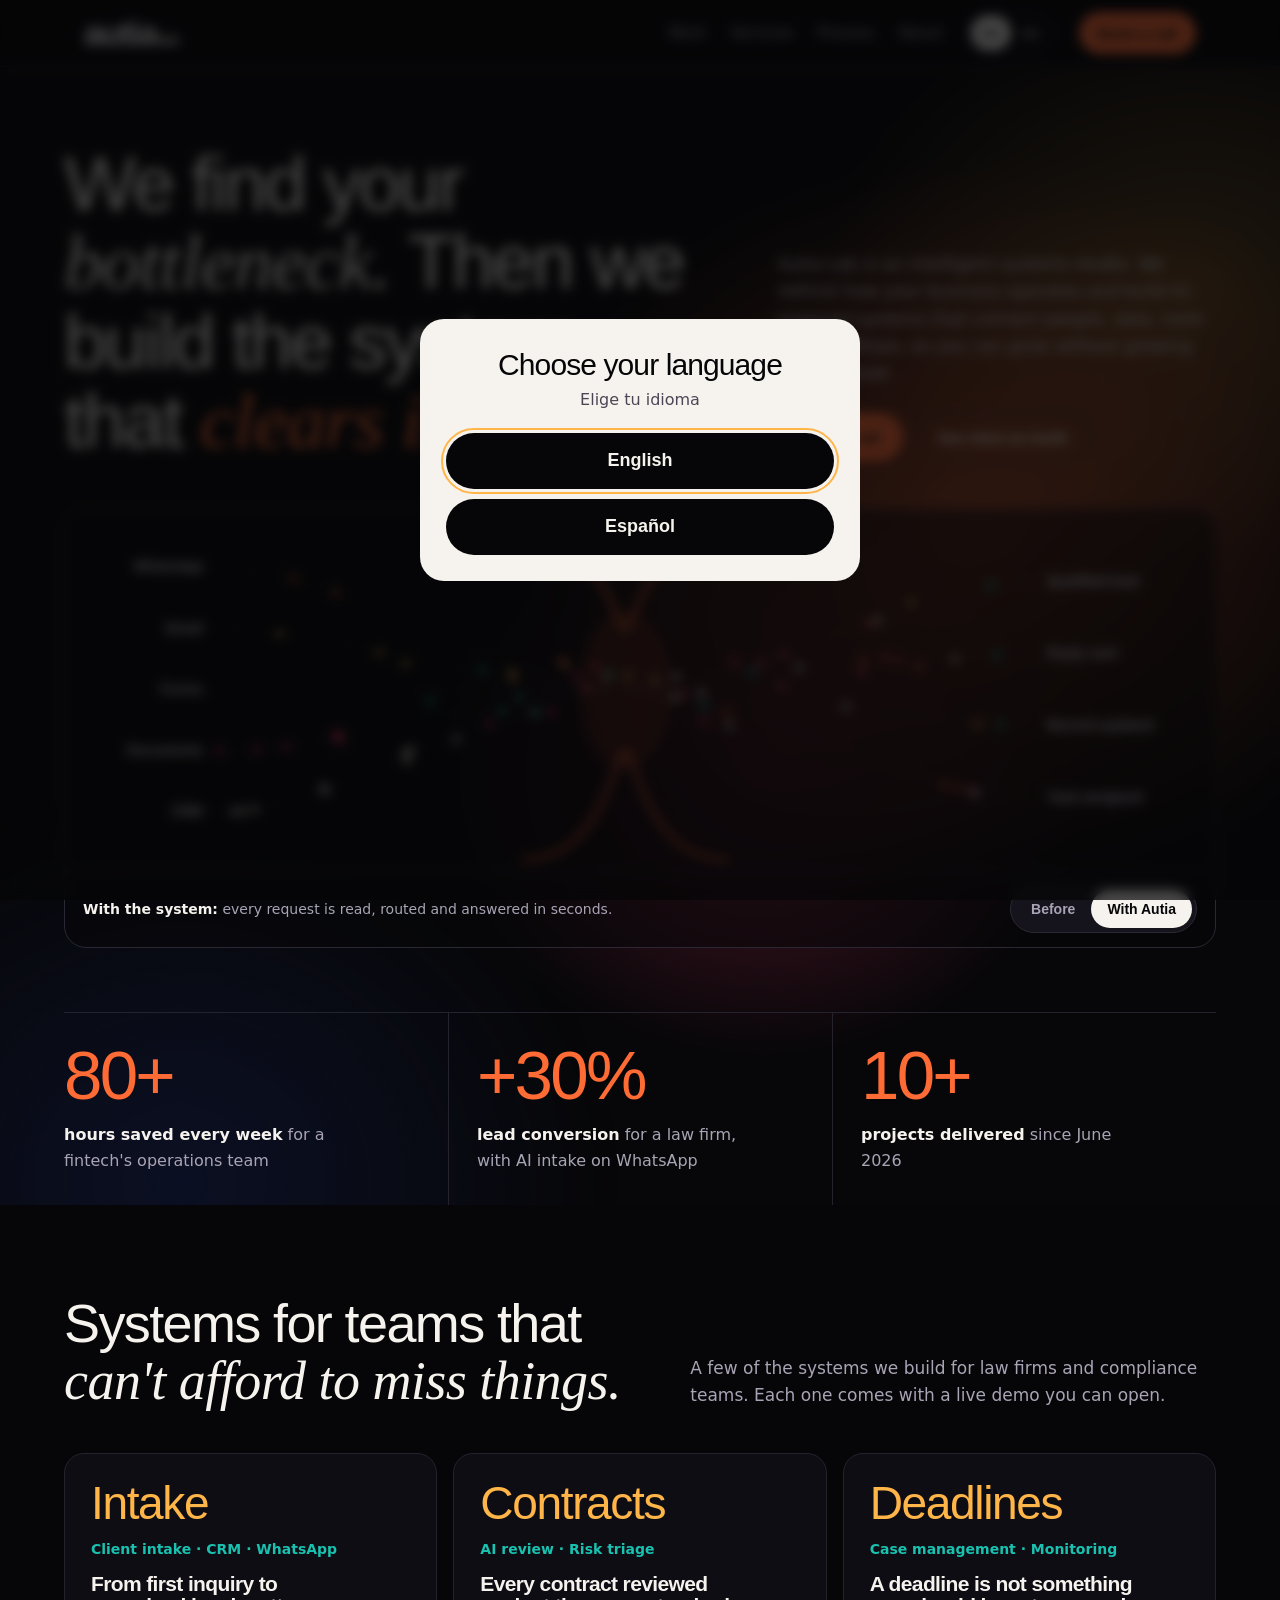
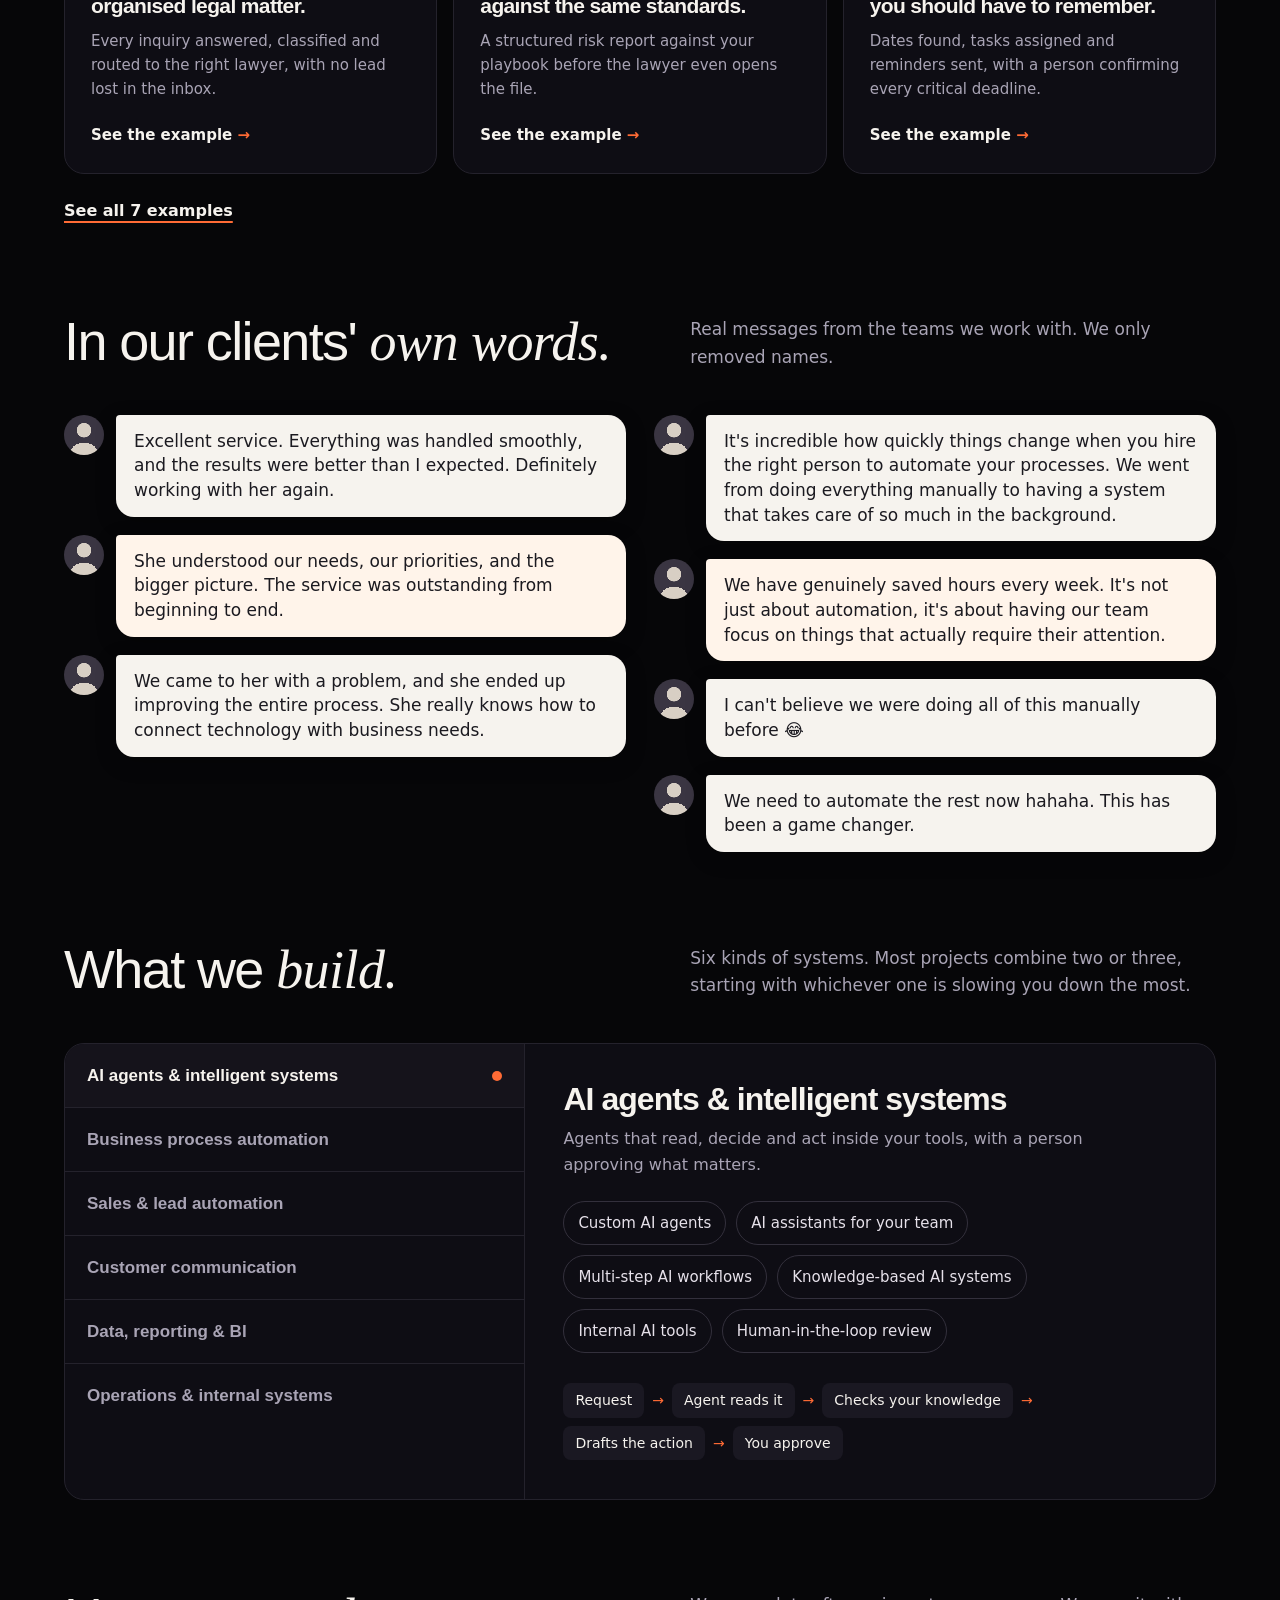
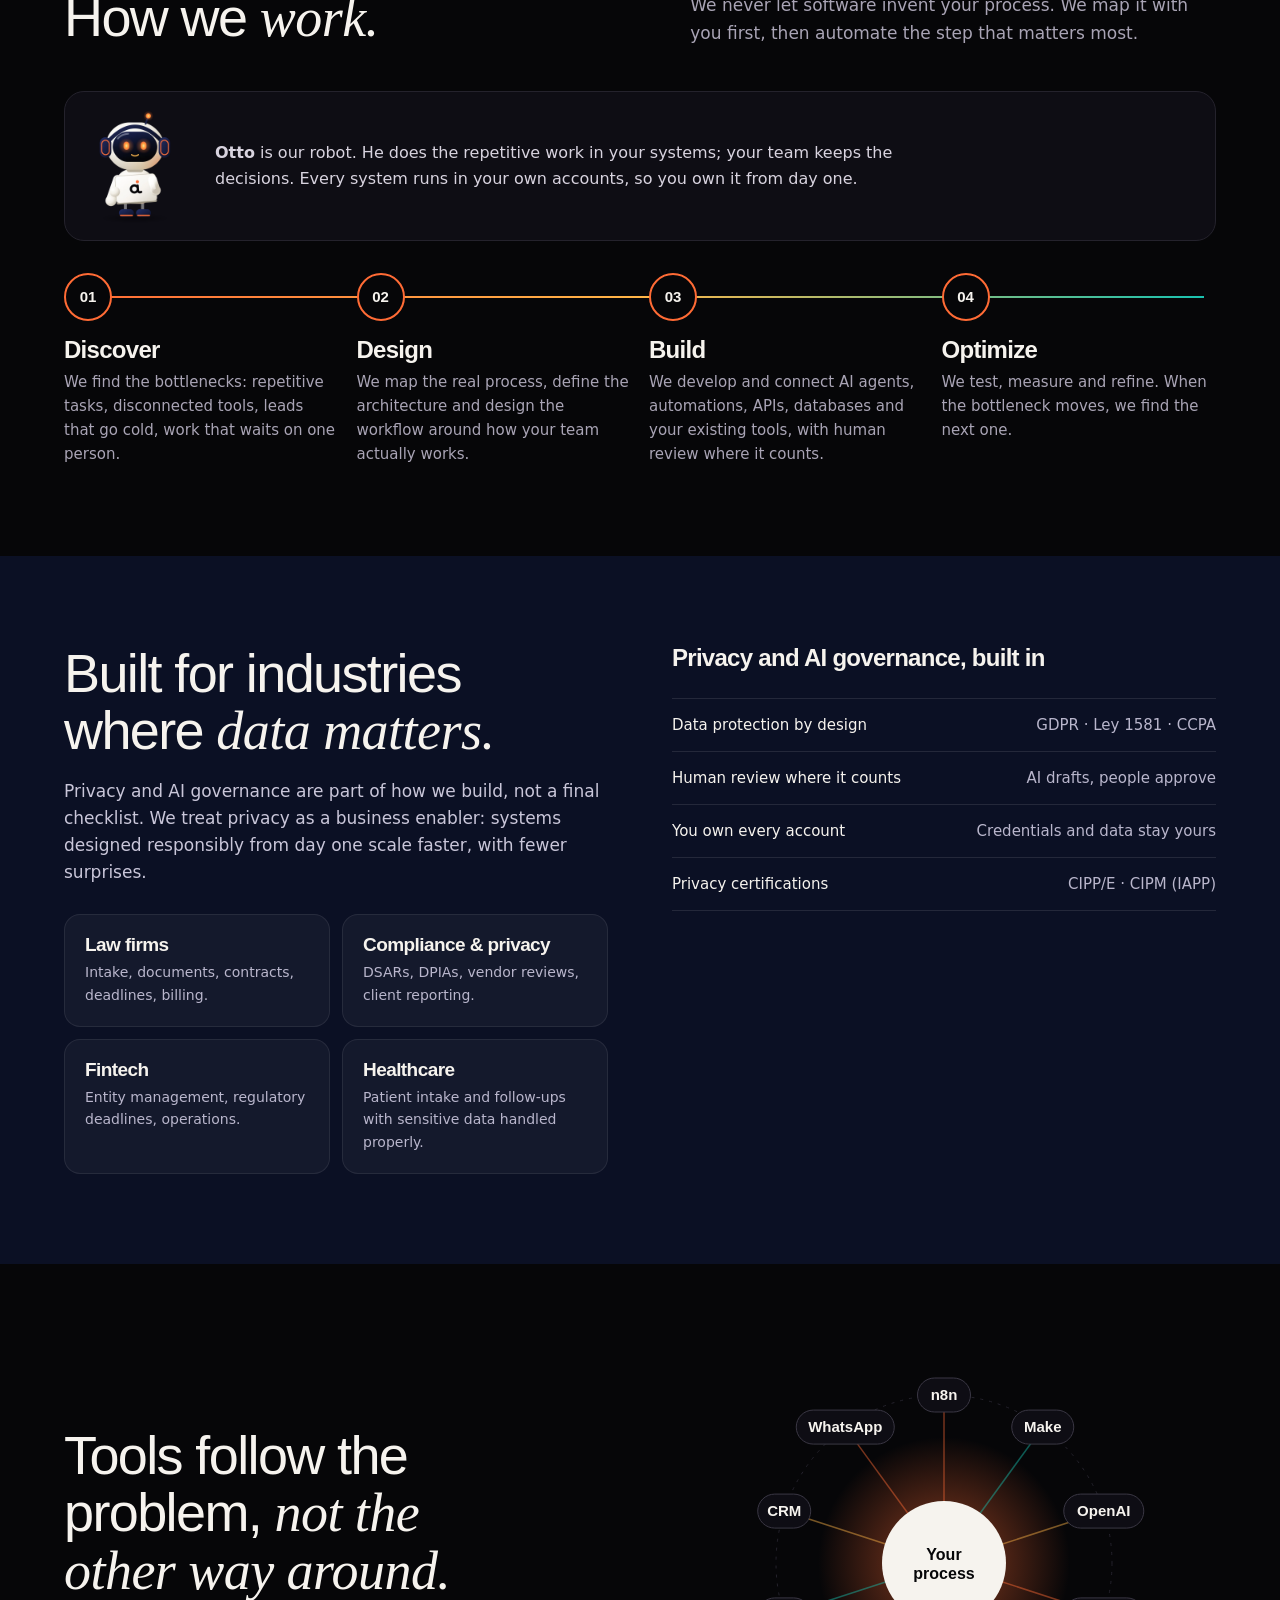
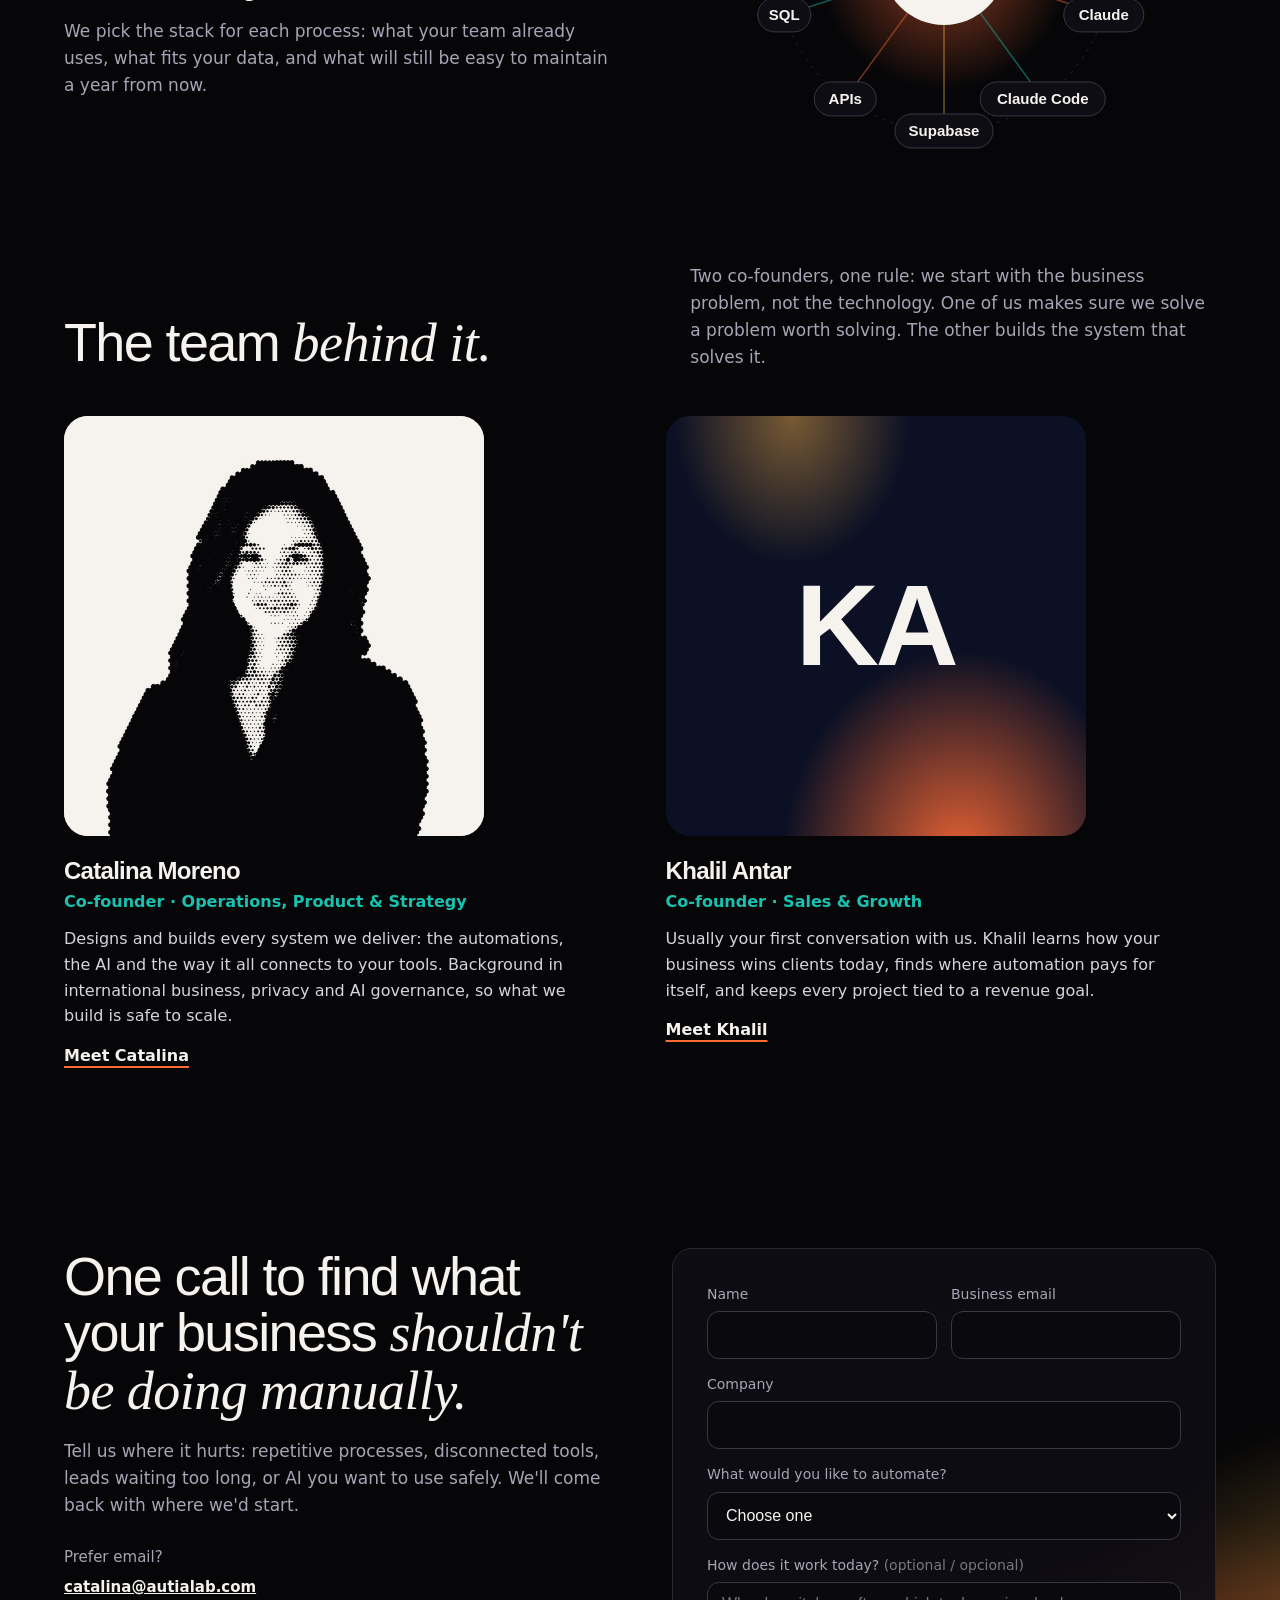
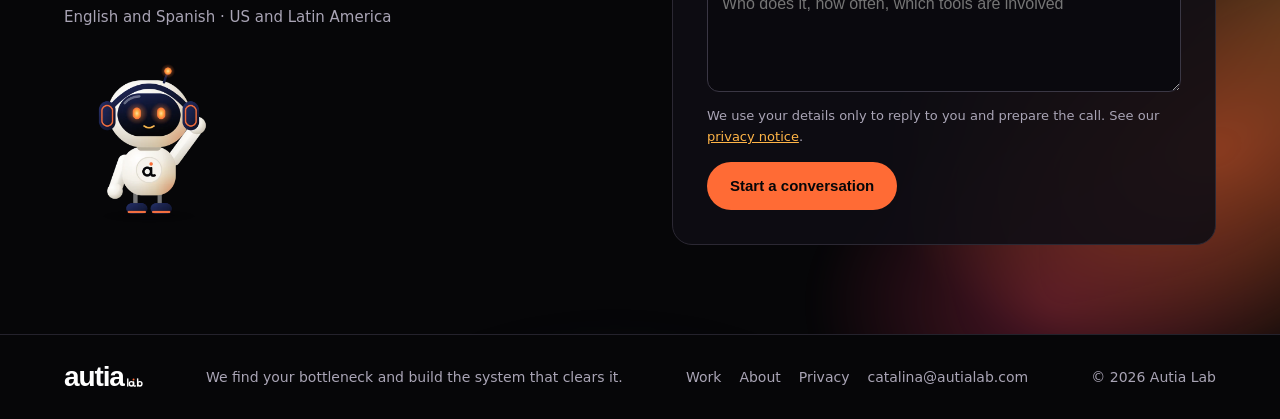
<file: index.html>
<!DOCTYPE html>
<html lang="en" data-title-en="Autia Lab · Intelligent systems studio" data-title-es="Autia Lab · Estudio de sistemas inteligentes">
<head>
<meta charset="utf-8">
<meta http-equiv="Content-Security-Policy" content="default-src 'self'; script-src 'self'; style-src 'self' 'unsafe-inline' https://fonts.googleapis.com; font-src https://fonts.gstatic.com; img-src 'self' data:; connect-src 'self'; base-uri 'self'; form-action 'self'; object-src 'none'">
<meta name="referrer" content="strict-origin-when-cross-origin">
<meta name="viewport" content="width=device-width, initial-scale=1">
<title>Autia Lab · Intelligent systems studio</title>
<meta name="description" content="Autia Lab finds the bottleneck in your operations and builds the AI-powered system that clears it, for companies in the US and Latin America.">
<meta property="og:title" content="Autia Lab · Intelligent systems studio"><meta property="og:description" content="Autia Lab finds the bottleneck in your operations and builds the AI-powered system that clears it, for companies in the US and Latin America."><meta property="og:image" content="https://autialab.com/assets/og.jpg">
<link rel="icon" href="data:image/svg+xml,%3Csvg xmlns='http://www.w3.org/2000/svg' viewBox='0 0 100 100'%3E%3Crect width='100' height='100' rx='22' fill='%23060608'/%3E%3Ccircle cx='42' cy='60' r='20' fill='none' stroke='white' stroke-width='13'/%3E%3Cpath d='M62 42V68C62 80 70 84 80 80' fill='none' stroke='white' stroke-width='13' stroke-linecap='round'/%3E%3Ccircle cx='62' cy='20' r='9' fill='%23FF6B35'/%3E%3C/svg%3E">
<link rel="preconnect" href="https://fonts.googleapis.com"><link rel="preconnect" href="https://fonts.gstatic.com" crossorigin>
<link href="https://fonts.googleapis.com/css2?family=Gabarito:wght@900&family=Instrument+Sans:wght@400;500;600;700&family=Instrument+Serif:ital@0;1&display=swap" rel="stylesheet">
<link rel="stylesheet" href="/assets/site.css?v=5">
</head>
<body>
<div id="intro" aria-hidden="true"><div><svg class="iso" viewBox="0 0 100 100" aria-hidden="true"><circle cx="42" cy="60" r="20" fill="none" stroke="#F6F3EE" stroke-width="13"/><path d="M62 42V68C62 80 70 84 80 80" fill="none" stroke="#F6F3EE" stroke-width="13" stroke-linecap="round"/><circle class="node" cx="62" cy="20" r="9" fill="#FF6B35"/></svg><div class="word"><span class="logo" style="font-size:40px">autia<svg viewBox="0 6 148 84" fill="none" stroke-width="13" stroke-linecap="round" aria-hidden="true"><path d="M7 14V80" stroke="currentColor"/><circle cx="41" cy="60" r="20" stroke="currentColor"/><path d="M61 42V68C61 80 69 84 79 80" stroke="currentColor"/><circle cx="61" cy="20" r="9" fill="#FF6B35" stroke="none"/><path d="M99 14V80" stroke="currentColor"/><circle cx="119" cy="60" r="20" stroke="currentColor"/></svg></span></div></div></div>
<div id="chooser" role="dialog" aria-modal="true" aria-labelledby="chT"><div class="choose"><h2 id="chT">Choose your language</h2><p>Elige tu idioma</p><button type="button" data-set="en">English</button><button type="button" data-set="es">Español</button></div></div>
<nav class="top" aria-label="Main"><div class="nav">
<a class="logo" href="/" aria-label="Autia Lab home">autia<svg viewBox="0 6 148 84" fill="none" stroke-width="13" stroke-linecap="round" aria-hidden="true"><path d="M7 14V80" stroke="currentColor"/><circle cx="41" cy="60" r="20" stroke="currentColor"/><path d="M61 42V68C61 80 69 84 79 80" stroke="currentColor"/><circle cx="61" cy="20" r="9" fill="#FF6B35" stroke="none"/><path d="M99 14V80" stroke="currentColor"/><circle cx="119" cy="60" r="20" stroke="currentColor"/></svg></a>
<div class="links" id="links">
<a href="/work"><span data-l="en">Work</span><span data-l="es">Casos</span></a>
<a href="/#services"><span data-l="en">Services</span><span data-l="es">Servicios</span></a>
<a href="/#process"><span data-l="en">Process</span><span data-l="es">Proceso</span></a>
<a href="/about"><span data-l="en">About</span><span data-l="es">Nosotros</span></a>
</div>
<div class="lang" role="group" aria-label="Language"><button type="button" data-set="en" aria-pressed="true">EN</button><button type="button" data-set="es" aria-pressed="false">ES</button></div>
<a class="btn pri" href="/#contact" data-book><span data-l="en">Book a call</span><span data-l="es">Agenda una llamada</span></a>
<button class="menu" id="menu" aria-expanded="false" aria-controls="links">Menu</button>
</div></nav>
<header class="band hero" id="top">
  <div class="glow"></div><div class="grain"></div>
  <div class="wrap">
    <div class="hgrid">
      <h1><span data-l="en">We find your <em>bottleneck.</em> Then we build the system that <em class="o">clears&nbsp;it.</em></span><span data-l="es">Encontramos tu <em>cuello de botella.</em> Y construimos el sistema que <em class="o">lo&nbsp;destapa.</em></span></h1>
      <div>
        <p class="lead" data-l="en">Autia Lab is an intelligent systems studio. We rethink how your business operates and build AI-powered systems that connect people, data, tools and workflows, so you can grow without growing the workload.</p>
        <p class="lead" data-l="es">Autia Lab es un estudio de sistemas inteligentes. Repensamos cómo opera tu empresa y construimos sistemas con IA que conectan personas, datos, herramientas y procesos, para que crezcas sin que crezca la carga de trabajo.</p>
        <div class="ctas"><a class="btn pri" href="#contact" data-book><span data-l="en">Book a call</span><span data-l="es">Agenda una llamada</span></a><a class="btn ghost" href="/work"><span data-l="en">See what we build</span><span data-l="es">Mira lo que construimos</span></a></div>
      </div>
    </div>
    <div class="stage">
      <div class="fig" id="flow" role="img" aria-label="Requests from WhatsApp, email, forms, documents and the CRM pile up at a bottleneck; with the Autia system they flow through to qualified leads, replies, updated records and assigned tasks."><canvas></canvas></div>
      <div class="bar">
        <p id="cap"><span data-m="after"><span data-l="en"><b>With the system:</b> every request is read, routed and answered in seconds.</span><span data-l="es"><b>Con el sistema:</b> cada solicitud se lee, se asigna y se responde en segundos.</span></span><span data-m="before" hidden><span data-l="en"><b>Before:</b> everything waits on the same few people, and work piles up at one point.</span><span data-l="es"><b>Antes:</b> todo depende de las mismas personas y el trabajo se acumula en un solo punto.</span></span></p>
        <div class="toggle" role="group" aria-label="Compare">
          <button type="button" id="bBefore" aria-pressed="false"><span data-l="en">Before</span><span data-l="es">Antes</span></button>
          <button type="button" id="bAfter" aria-pressed="true"><span data-l="en">With Autia</span><span data-l="es">Con Autia</span></button>
        </div>
      </div>
    </div>
    <div class="stats">
      <div class="stat"><div class="num" data-to="80" data-suf="+">80+</div><p data-l="en"><b>hours saved every week</b> for a fintech's operations team</p><p data-l="es"><b>horas ahorradas cada semana</b> para el equipo de operaciones de una fintech</p></div>
      <div class="stat"><div class="num" data-to="30" data-pre="+" data-suf="%">+30%</div><p data-l="en"><b>lead conversion</b> for a law firm, with AI intake on WhatsApp</p><p data-l="es"><b>conversión de leads</b> para una firma de abogados, con captación con IA en WhatsApp</p></div>
      <div class="stat"><div class="num" data-to="10" data-suf="+">10+</div><p data-l="en"><b>projects delivered</b> since June 2026</p><p data-l="es"><b>proyectos entregados</b> desde junio de 2026</p></div>
    </div>
  </div>
</header>

<section class="band" aria-labelledby="ft">
  <div class="wrap">
    <div class="head"><h2 id="ft"><span data-l="en">Systems for teams that <em>can't afford to miss things.</em></span><span data-l="es">Sistemas para equipos que <em>no pueden permitirse olvidar nada.</em></span></h2>
      <p class="lead" data-l="en">A few of the systems we build for law firms and compliance teams. Each one comes with a live demo you can open.</p><p class="lead" data-l="es">Algunos de los sistemas que construimos para firmas de abogados y equipos de cumplimiento. Cada uno tiene una demo que puedes abrir.</p></div>
    <div class="feat">
      <a class="fc" href="/work#intake"><div class="k" data-l="en">Intake</div><div class="k" data-l="es">Clientes</div><div class="who" data-l="en">Client intake · CRM · WhatsApp</div><div class="who" data-l="es">Captación · CRM · WhatsApp</div><h3 data-l="en">From first inquiry to organised legal matter.</h3><h3 data-l="es">De la primera consulta a un caso organizado.</h3><p data-l="en">Every inquiry answered, classified and routed to the right lawyer, with no lead lost in the inbox.</p><p data-l="es">Cada consulta respondida, clasificada y asignada al abogado correcto, sin leads perdidos en el correo.</p><span class="go" data-l="en">See the example</span><span class="go" data-l="es">Ver el ejemplo</span></a>
      <a class="fc" href="/work#contracts"><div class="k" data-l="en">Contracts</div><div class="k" data-l="es">Contratos</div><div class="who" data-l="en">AI review · Risk triage</div><div class="who" data-l="es">Revisión con IA · Riesgos</div><h3 data-l="en">Every contract reviewed against the same standards.</h3><h3 data-l="es">Cada contrato revisado con los mismos estándares.</h3><p data-l="en">A structured risk report against your playbook before the lawyer even opens the file.</p><p data-l="es">Un informe de riesgos frente a tu playbook antes de que el abogado abra el archivo.</p><span class="go" data-l="en">See the example</span><span class="go" data-l="es">Ver el ejemplo</span></a>
      <a class="fc" href="/work#deadlines"><div class="k" data-l="en">Deadlines</div><div class="k" data-l="es">Plazos</div><div class="who" data-l="en">Case management · Monitoring</div><div class="who" data-l="es">Gestión de casos · Monitoreo</div><h3 data-l="en">A deadline is not something you should have to remember.</h3><h3 data-l="es">Un plazo no es algo que debas tener que recordar.</h3><p data-l="en">Dates found, tasks assigned and reminders sent, with a person confirming every critical deadline.</p><p data-l="es">Fechas detectadas, tareas asignadas y recordatorios enviados, con una persona confirmando cada plazo crítico.</p><span class="go" data-l="en">See the example</span><span class="go" data-l="es">Ver el ejemplo</span></a>
    </div>
    <p style="margin-top:24px"><a class="link" href="/work"><span data-l="en">See all 7 examples</span><span data-l="es">Ver los 7 ejemplos</span></a></p>
  </div>
</section>

<section class="band" id="testimonials" aria-labelledby="tst" style="padding-top:0">
  <div class="wrap">
    <div class="head"><h2 id="tst"><span data-l="en">In our clients' <em>own words.</em></span><span data-l="es">En palabras de <em>nuestros clientes.</em></span></h2>
      <p class="lead" data-l="en">Real messages from the teams we work with. We only removed names.</p><p class="lead" data-l="es">Mensajes reales de los equipos con los que trabajamos. Solo quitamos los nombres y los tradujimos del inglés.</p></div>
    <div class="msgs"></div>
  </div>
</section>

<section class="band" id="services" aria-labelledby="st" style="padding-top:0">
  <div class="wrap">
    <div class="head"><h2 id="st"><span data-l="en">What we <em>build.</em></span><span data-l="es">Lo que <em>construimos.</em></span></h2>
      <p class="lead" data-l="en">Six kinds of systems. Most projects combine two or three, starting with whichever one is slowing you down the most.</p><p class="lead" data-l="es">Seis tipos de sistemas. La mayoría de proyectos combinan dos o tres, empezando por el que más te está frenando.</p></div>
    <div class="svc"><div class="tabs" role="tablist" aria-label="Services" id="tabs"></div><div class="pane" role="tabpanel" id="pane" aria-live="polite"></div></div>
  </div>
</section>

<section class="band" id="process" aria-labelledby="pt" style="padding-top:0">
  <div class="wrap">
    <div class="head"><h2 id="pt"><span data-l="en">How we <em>work.</em></span><span data-l="es">Cómo <em>trabajamos.</em></span></h2>
      <p class="lead" data-l="en">We never let software invent your process. We map it with you first, then automate the step that matters most.</p><p class="lead" data-l="es">Nunca dejamos que el software invente tu proceso. Primero lo mapeamos contigo y luego automatizamos el paso que más importa.</p></div>
    <div class="ottobar"><picture><source srcset="/assets/otto-laptop.webp" type="image/webp"><img class="otto" src="/assets/otto-laptop.png" alt="Otto, the Autia Lab robot, holding a laptop with the Autia logo" width="600" height="600" loading="lazy"></picture><p><b>Otto</b> <span data-l="en">is our robot. He does the repetitive work in your systems; your team keeps the decisions. Every system runs in your own accounts, so you own it from day one.</span><span data-l="es">es nuestro robot. Hace el trabajo repetitivo en tus sistemas; tu equipo se queda con las decisiones. Cada sistema corre en tus propias cuentas, así que es tuyo desde el primer día.</span></p></div>
    <div class="proc">
      <div class="st"><div class="n">01</div><h3 data-l="en">Discover</h3><h3 data-l="es">Diagnóstico</h3><p data-l="en">We find the bottlenecks: repetitive tasks, disconnected tools, leads that go cold, work that waits on one person.</p><p data-l="es">Encontramos los cuellos de botella: tareas repetitivas, herramientas desconectadas, leads que se enfrían, trabajo que depende de una persona.</p></div>
      <div class="st"><div class="n">02</div><h3 data-l="en">Design</h3><h3 data-l="es">Diseño</h3><p data-l="en">We map the real process, define the architecture and design the workflow around how your team actually works.</p><p data-l="es">Mapeamos el proceso real, definimos la arquitectura y diseñamos el flujo alrededor de cómo trabaja tu equipo.</p></div>
      <div class="st"><div class="n">03</div><h3 data-l="en">Build</h3><h3 data-l="es">Construcción</h3><p data-l="en">We develop and connect AI agents, automations, APIs, databases and your existing tools, with human review where it counts.</p><p data-l="es">Desarrollamos y conectamos agentes de IA, automatizaciones, APIs, bases de datos y tus herramientas, con revisión humana donde importa.</p></div>
      <div class="st"><div class="n">04</div><h3 data-l="en">Optimize</h3><h3 data-l="es">Mejora</h3><p data-l="en">We test, measure and refine. When the bottleneck moves, we find the next one.</p><p data-l="es">Probamos, medimos y ajustamos. Cuando el cuello de botella se mueve, buscamos el siguiente.</p></div>
    </div>
  </div>
</section>

<section class="band trust" aria-labelledby="tt">
  <div class="wrap tgrid">
    <div>
      <h2 id="tt"><span data-l="en">Built for industries where <em>data matters.</em></span><span data-l="es">Hecho para industrias donde <em>los datos importan.</em></span></h2>
      <p class="lead" style="color:#c9c6d9;margin-top:18px" data-l="en">Privacy and AI governance are part of how we build, not a final checklist. We treat privacy as a business enabler: systems designed responsibly from day one scale faster, with fewer surprises.</p>
      <p class="lead" style="color:#c9c6d9;margin-top:18px" data-l="es">La privacidad y el gobierno de la IA son parte de cómo construimos, no una lista de chequeo al final. Vemos la privacidad como algo que impulsa el negocio: los sistemas diseñados con responsabilidad desde el día uno escalan más rápido y con menos sorpresas.</p>
      <div class="inds">
        <div class="ind"><h3 data-l="en">Law firms</h3><h3 data-l="es">Firmas de abogados</h3><p data-l="en">Intake, documents, contracts, deadlines, billing.</p><p data-l="es">Clientes, documentos, contratos, plazos, facturación.</p></div>
        <div class="ind"><h3 data-l="en">Compliance & privacy</h3><h3 data-l="es">Cumplimiento y privacidad</h3><p data-l="en">DSARs, DPIAs, vendor reviews, client reporting.</p><p data-l="es">Solicitudes de titulares, DPIAs, proveedores, reportes.</p></div>
        <div class="ind"><h3>Fintech</h3><p data-l="en">Entity management, regulatory deadlines, operations.</p><p data-l="es">Gestión societaria, plazos regulatorios, operaciones.</p></div>
        <div class="ind"><h3 data-l="en">Healthcare</h3><h3 data-l="es">Salud</h3><p data-l="en">Patient intake and follow-ups with sensitive data handled properly.</p><p data-l="es">Captación y seguimiento de pacientes con datos sensibles bien tratados.</p></div>
      </div>
    </div>
    <div>
      <h3 style="font-size:24px" data-l="en">Privacy and AI governance, built in</h3><h3 style="font-size:24px" data-l="es">Privacidad y gobierno de IA, desde el diseño</h3>
      <ul class="creds">
        <li><span style="color:inherit;text-align:left" data-l="en">Data protection by design</span><span style="color:inherit;text-align:left" data-l="es">Protección de datos desde el diseño</span><span>GDPR · Ley 1581 · CCPA</span></li>
        <li><span style="color:inherit;text-align:left" data-l="en">Human review where it counts</span><span style="color:inherit;text-align:left" data-l="es">Revisión humana donde importa</span><span data-l="en">AI drafts, people approve</span><span data-l="es">La IA prepara, la persona aprueba</span></li>
        <li><span style="color:inherit;text-align:left" data-l="en">You own every account</span><span style="color:inherit;text-align:left" data-l="es">Tú eres dueño de cada cuenta</span><span data-l="en">Credentials and data stay yours</span><span data-l="es">Credenciales y datos son tuyos</span></li>
        <li><span style="color:inherit;text-align:left" data-l="en">Privacy certifications</span><span style="color:inherit;text-align:left" data-l="es">Certificaciones en privacidad</span><span>CIPP/E · CIPM (IAPP)</span></li>
      </ul>
    </div>
  </div>
</section>

<section class="band" aria-labelledby="et">
  <div class="wrap eco">
    <div>
      <h2 id="et"><span data-l="en">Tools follow the problem, <em>not the other way around.</em></span><span data-l="es">Las herramientas siguen al problema, <em>no al revés.</em></span></h2>
      <p class="lead" style="margin-top:18px" data-l="en">We pick the stack for each process: what your team already uses, what fits your data, and what will still be easy to maintain a year from now.</p>
      <p class="lead" style="margin-top:18px" data-l="es">Elegimos las herramientas para cada proceso: lo que tu equipo ya usa, lo que encaja con tus datos y lo que seguirá siendo fácil de mantener dentro de un año.</p>
    </div>
    <div class="ecofig" id="eco" role="img" aria-label="Your process at the centre, connected to n8n, Make, OpenAI, Claude, Claude Code, Supabase, APIs, SQL, CRM and WhatsApp"><svg></svg></div>
  </div>
</section>

<section class="band" id="team" aria-labelledby="at" style="padding-top:0">
  <div class="wrap">
    <div class="head"><h2 id="at"><span data-l="en">The team <em>behind it.</em></span><span data-l="es">El equipo <em>detrás.</em></span></h2>
      <p class="lead" data-l="en">Two co-founders, one rule: we start with the business problem, not the technology. One of us makes sure we solve a problem worth solving. The other builds the system that solves it.</p><p class="lead" data-l="es">Dos cofundadores, una regla: empezamos por el problema del negocio, no por la tecnología. Uno se asegura de que resolvamos un problema que vale la pena. La otra construye el sistema que lo resuelve.</p></div>
    <div class="team">
      <article class="mate">
        <figure class="portrait" style="margin:0"><img class="ph" src="/assets/catalina-photo.jpg" alt="Catalina Moreno, co-founder of Autia Lab" width="720" height="720" loading="lazy"><img class="ht" src="/assets/catalina-halftone.jpg" alt="" width="720" height="720" loading="lazy"></figure>
        <h3>Catalina Moreno</h3>
        <p class="role" data-l="en">Co-founder · Operations, Product &amp; Strategy</p><p class="role" data-l="es">Cofundadora · Operaciones, Producto y Estrategia</p>
        <p data-l="en">Designs and builds every system we deliver: the automations, the AI and the way it all connects to your tools. Background in international business, privacy and AI governance, so what we build is safe to scale.</p>
        <p data-l="es">Diseña y construye cada sistema que entregamos: las automatizaciones, la IA y cómo se conecta todo con tus herramientas. Experiencia internacional de negocio, privacidad y gobierno de la IA, para que lo que construimos pueda escalar con seguridad.</p>
        <a class="link" href="/about"><span data-l="en">Meet Catalina</span><span data-l="es">Conoce a Catalina</span></a>
      </article>
      <article class="mate">
        <figure class="portrait initials" style="margin:0" aria-label="Khalil Antar"><span aria-hidden="true">KA</span></figure>
        <h3>Khalil Antar</h3>
        <p class="role" data-l="en">Co-founder · Sales &amp; Growth</p><p class="role" data-l="es">Cofundador · Ventas y Crecimiento</p>
        <p data-l="en">Usually your first conversation with us. Khalil learns how your business wins clients today, finds where automation pays for itself, and keeps every project tied to a revenue goal.</p>
        <p data-l="es">Normalmente es tu primera conversación con nosotros. Khalil entiende cómo consigue clientes tu empresa hoy, encuentra dónde la automatización se paga sola y mantiene cada proyecto atado a una meta de ingresos.</p>
        <a class="link" href="/about#khalil"><span data-l="en">Meet Khalil</span><span data-l="es">Conoce a Khalil</span></a>
      </article>
    </div>
  </div>
</section>

<section class="band contact" id="contact" aria-labelledby="ct">
  <div class="glow"></div>
  <div class="wrap cgrid">
    <div>
      <h2 id="ct"><span data-l="en">One call to find what your business <em>shouldn't be doing manually.</em></span><span data-l="es">Una llamada para encontrar lo que tu empresa <em>no debería hacer a mano.</em></span></h2>
      <p class="lead" style="margin-top:18px" data-l="en">Tell us where it hurts: repetitive processes, disconnected tools, leads waiting too long, or AI you want to use safely. We'll come back with where we'd start.</p>
      <p class="lead" style="margin-top:18px" data-l="es">Cuéntanos dónde duele: procesos repetitivos, herramientas desconectadas, leads que esperan demasiado o IA que quieres usar con seguridad. Te respondemos con por dónde empezaríamos.</p>
      <div class="direct"><span data-l="en">Prefer email?</span><span data-l="es">¿Prefieres correo?</span><a href="mailto:catalina@autialab.com">catalina@autialab.com</a><span data-l="en">English and Spanish · US and Latin America</span><span data-l="es">Inglés y español · Estados Unidos y Latinoamérica</span></div>
      <picture><source srcset="/assets/otto-wave.webp" type="image/webp"><img class="otto otto-wave" src="/assets/otto-wave.png" alt="Otto, the Autia Lab robot, waving" width="600" height="600" loading="lazy"></picture>
    </div>
    <form id="form" novalidate>
      <div class="row">
        <label for="fName"><span data-l="en">Name</span><span data-l="es">Nombre</span><input id="fName" name="name" autocomplete="name" required></label>
        <label for="fEmail"><span data-l="en">Business email</span><span data-l="es">Correo de empresa</span><input id="fEmail" name="email" type="email" autocomplete="email" required></label>
      </div>
      <label for="fCo"><span data-l="en">Company</span><span data-l="es">Empresa</span><input id="fCo" name="company" autocomplete="organization"></label>
      <label for="fWhat"><span data-l="en">What would you like to automate?</span><span data-l="es">¿Qué te gustaría automatizar?</span>
        <select id="fWhat" name="what" required>
          <option value="" data-l="en">Choose one</option><option value="" data-l="es">Elige una opción</option>
          <option value="Client intake">Client intake / Captación de clientes</option>
          <option value="Documents">Documents and data / Documentos y datos</option>
          <option value="Contracts">Contract review / Revisión de contratos</option>
          <option value="Deadlines and tasks">Deadlines and tasks / Plazos y tareas</option>
          <option value="Reporting">Reporting / Reportes</option>
          <option value="Leads and follow-ups">Leads and follow-ups / Leads y seguimientos</option>
          <option value="AI agents">AI agents / Agentes de IA</option>
          <option value="Privacy or AI compliance">Privacy or AI compliance / Privacidad o cumplimiento de IA</option>
          <option value="Not sure yet">Not sure yet / Aún no sé</option>
        </select></label>
      <label for="fDesc"><span><span data-l="en">How does it work today?</span><span data-l="es">¿Cómo funciona hoy?</span> <span style="opacity:.7">(optional / opcional)</span></span><textarea id="fDesc" name="desc" data-ph-en="Who does it, how often, which tools are involved" data-ph-es="Quién lo hace, con qué frecuencia, qué herramientas usa"></textarea></label>
      <p class="consent" data-l="en">We use your details only to reply to you and prepare the call. See our <a href="/privacy">privacy notice</a>.</p><p class="consent" data-l="es">Usamos tus datos solo para responderte y preparar la llamada. Consulta nuestro <a href="/privacy">aviso de privacidad</a>.</p>
      <button class="btn pri" type="submit" style="justify-self:start"><span data-l="en">Start a conversation</span><span data-l="es">Empezar la conversación</span></button>
      <div class="ok" id="ok" role="status"></div>
    </form>
  </div>
</section>

<footer><div class="foot">
<a class="logo" href="/" aria-label="Autia Lab" style="font-size:28px">autia<svg viewBox="0 6 148 84" fill="none" stroke-width="13" stroke-linecap="round" aria-hidden="true"><path d="M7 14V80" stroke="currentColor"/><circle cx="41" cy="60" r="20" stroke="currentColor"/><path d="M61 42V68C61 80 69 84 79 80" stroke="currentColor"/><circle cx="61" cy="20" r="9" fill="#FF6B35" stroke="none"/><path d="M99 14V80" stroke="currentColor"/><circle cx="119" cy="60" r="20" stroke="currentColor"/></svg></a>
<span data-l="en">We find your bottleneck and build the system that clears it.</span><span data-l="es">Encontramos tu cuello de botella y construimos el sistema que lo destapa.</span>
<nav aria-label="Footer"><a href="/work"><span data-l="en">Work</span><span data-l="es">Casos</span></a><a href="/about"><span data-l="en">About</span><span data-l="es">Nosotros</span></a><a href="/privacy"><span data-l="en">Privacy</span><span data-l="es">Privacidad</span></a><a href="mailto:catalina@autialab.com">catalina@autialab.com</a></nav>
<span>© <span class="yr">2026</span> Autia Lab</span>
</div></footer>
<script src="/assets/site.js?v=5"></script>
</body>
</html>
</file>
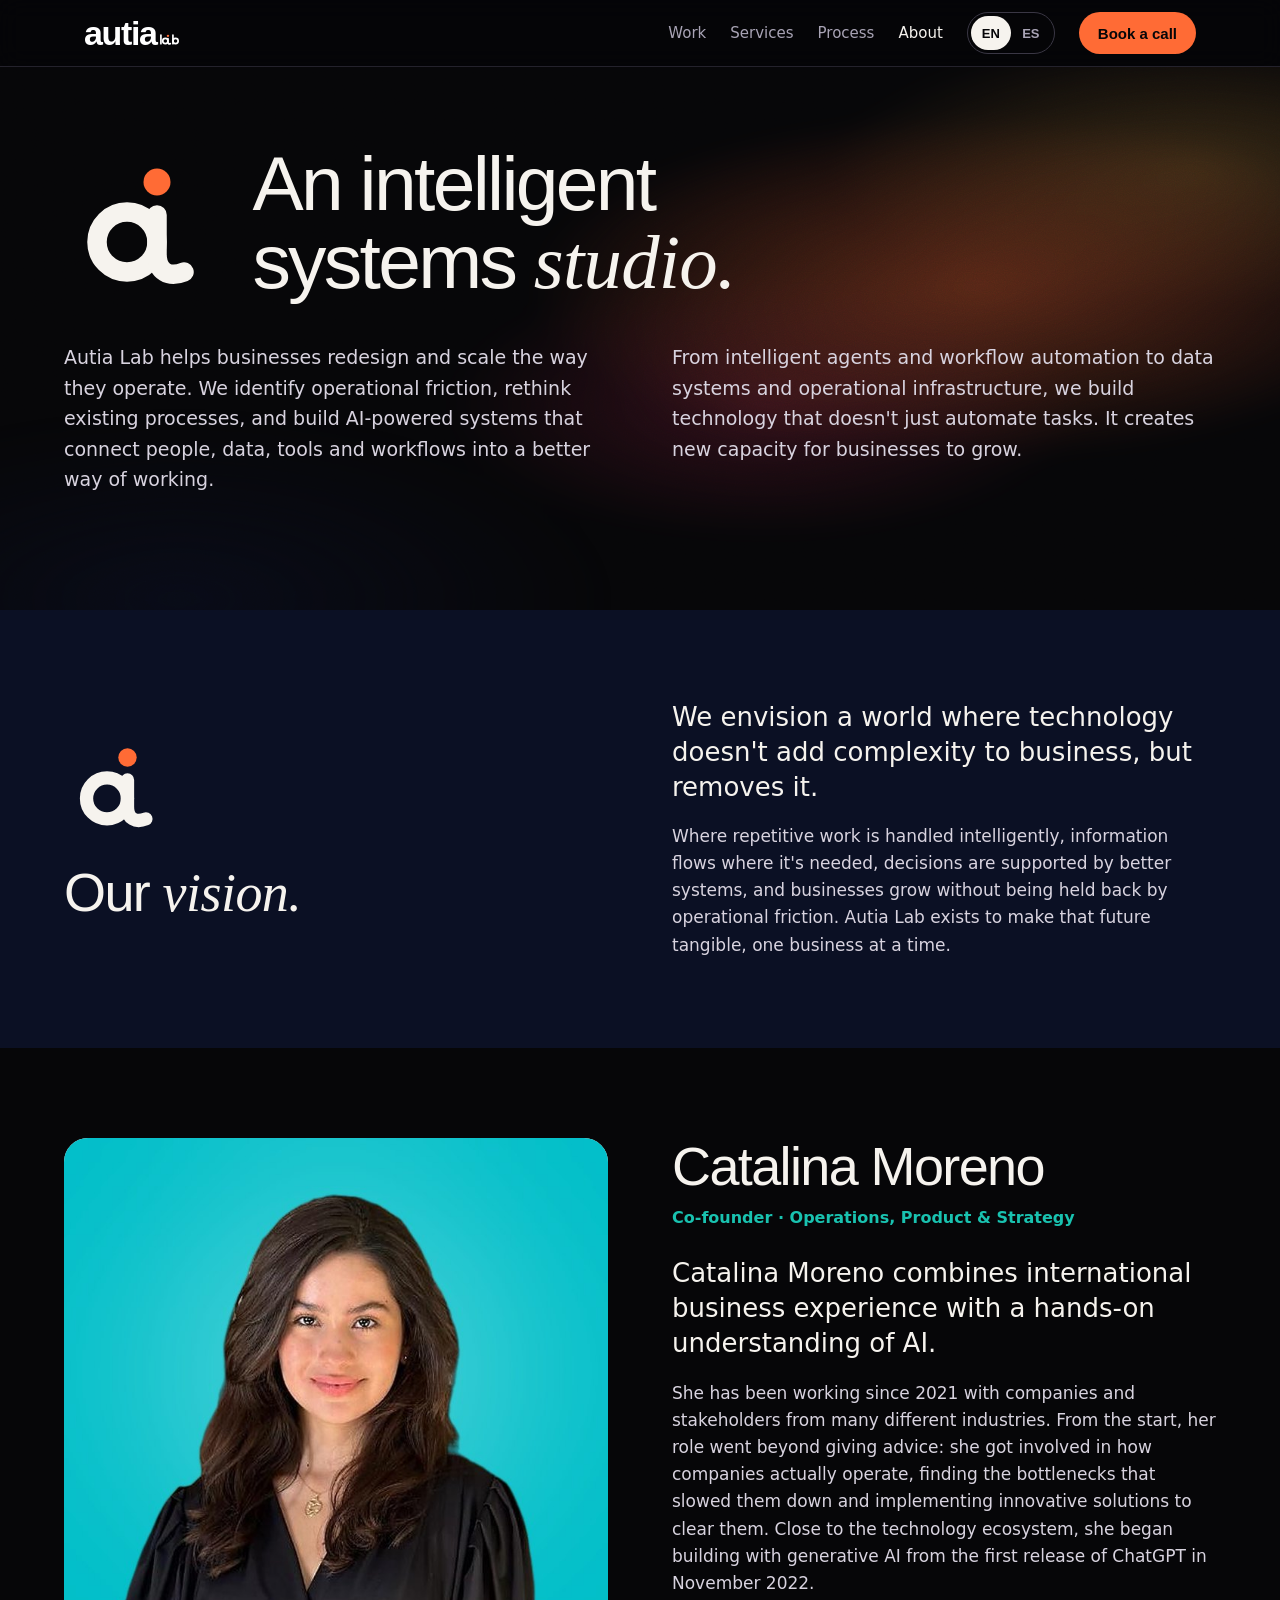
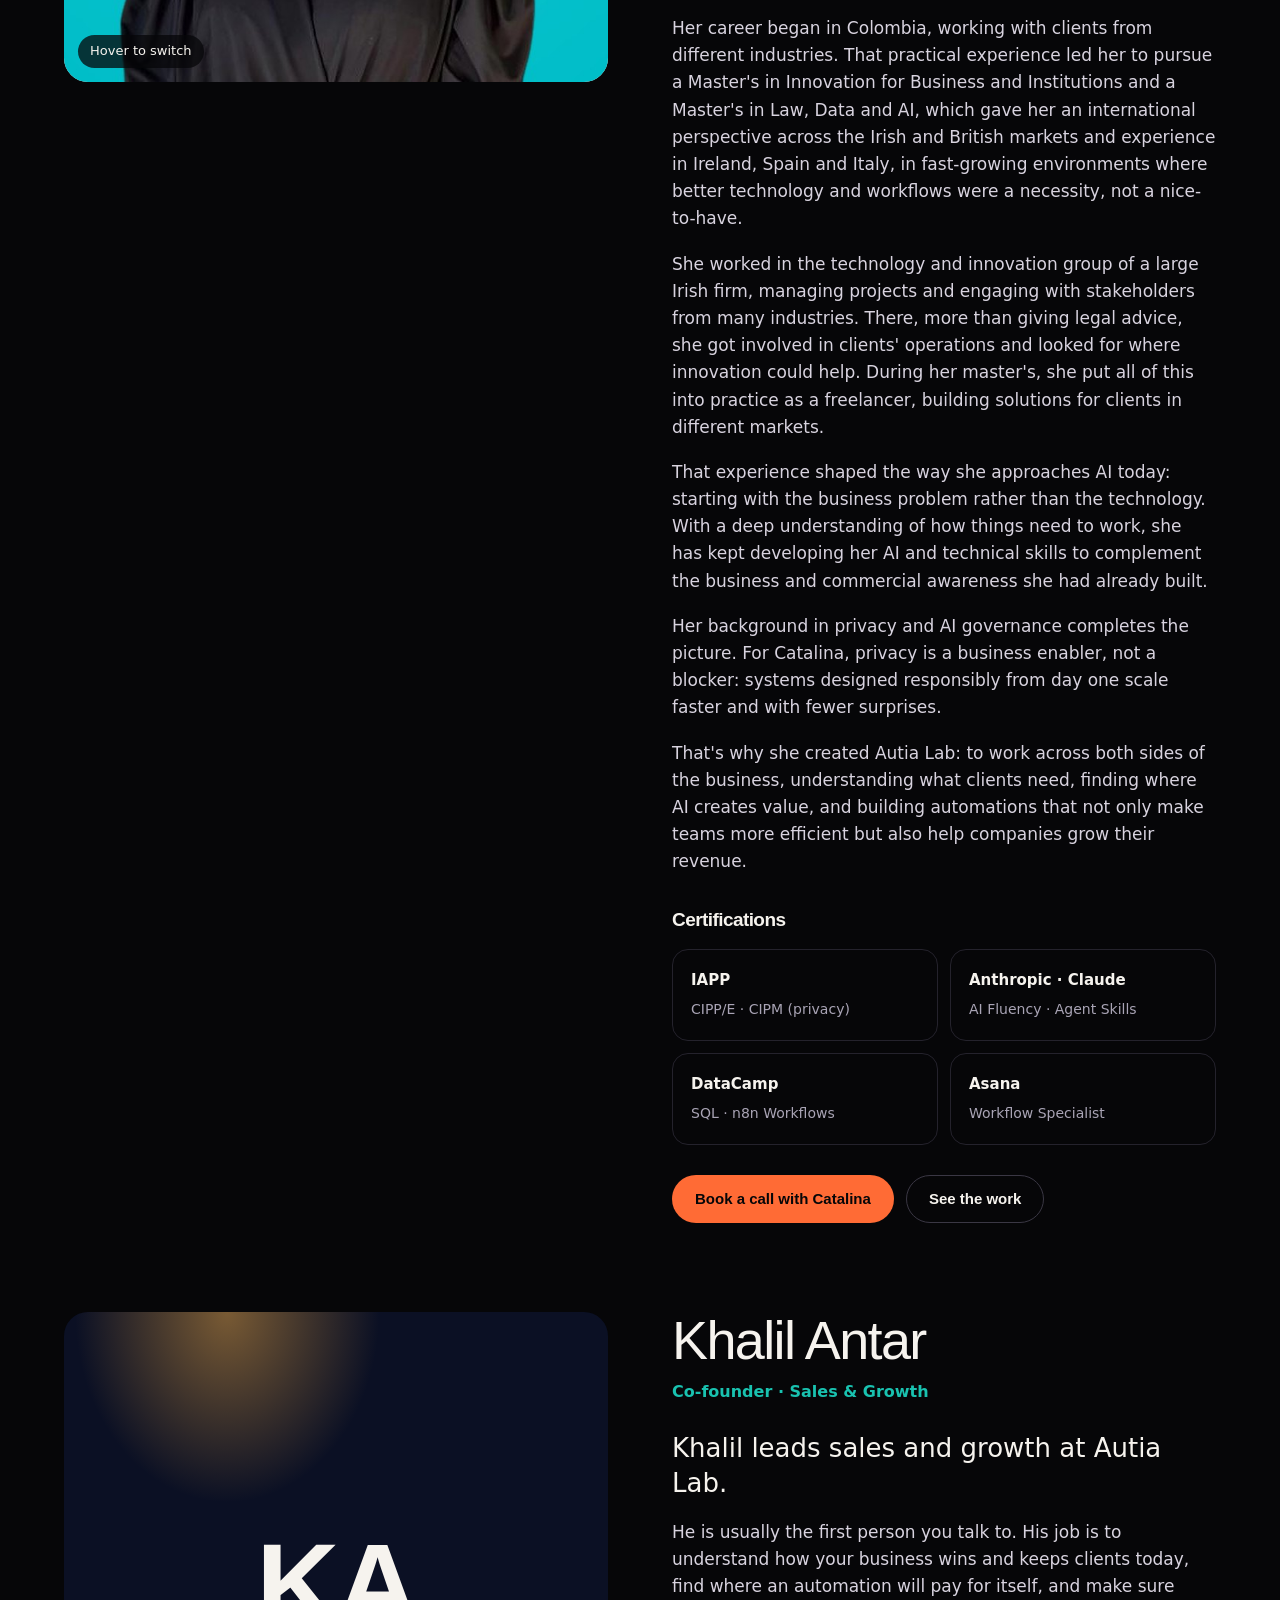
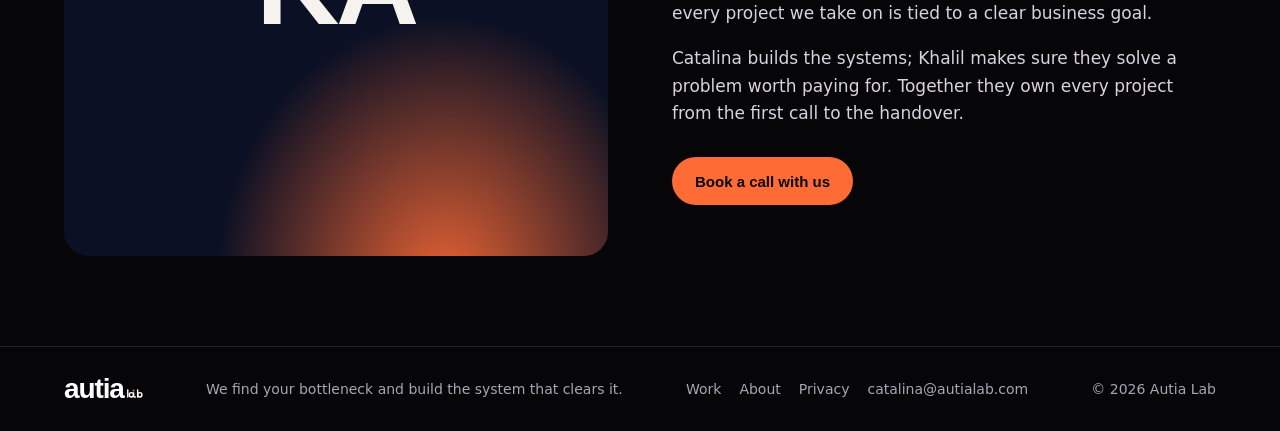
<file: about.html>
<!DOCTYPE html>
<html lang="en" data-title-en="About · Autia Lab" data-title-es="Nosotros · Autia Lab">
<head>
<meta charset="utf-8">
<meta http-equiv="Content-Security-Policy" content="default-src 'self'; script-src 'self'; style-src 'self' 'unsafe-inline' https://fonts.googleapis.com; font-src https://fonts.gstatic.com; img-src 'self' data:; connect-src 'self'; base-uri 'self'; form-action 'self'; object-src 'none'">
<meta name="referrer" content="strict-origin-when-cross-origin">
<meta name="viewport" content="width=device-width, initial-scale=1">
<title>About · Autia Lab</title>
<meta name="description" content="Catalina Moreno founded Autia Lab to combine business strategy, AI and privacy into systems that help companies operate and grow.">
<meta property="og:title" content="About · Autia Lab"><meta property="og:description" content="Catalina Moreno founded Autia Lab to combine business strategy, AI and privacy into systems that help companies operate and grow."><meta property="og:image" content="https://autialab.com/assets/og.jpg">
<link rel="icon" href="data:image/svg+xml,%3Csvg xmlns='http://www.w3.org/2000/svg' viewBox='0 0 100 100'%3E%3Crect width='100' height='100' rx='22' fill='%23060608'/%3E%3Ccircle cx='42' cy='60' r='20' fill='none' stroke='white' stroke-width='13'/%3E%3Cpath d='M62 42V68C62 80 70 84 80 80' fill='none' stroke='white' stroke-width='13' stroke-linecap='round'/%3E%3Ccircle cx='62' cy='20' r='9' fill='%23FF6B35'/%3E%3C/svg%3E">
<link rel="preconnect" href="https://fonts.googleapis.com"><link rel="preconnect" href="https://fonts.gstatic.com" crossorigin>
<link href="https://fonts.googleapis.com/css2?family=Gabarito:wght@900&family=Instrument+Sans:wght@400;500;600;700&family=Instrument+Serif:ital@0;1&display=swap" rel="stylesheet">
<link rel="stylesheet" href="/assets/site.css?v=5">
</head>
<body>
<div id="intro" aria-hidden="true"><div><svg class="iso" viewBox="0 0 100 100" aria-hidden="true"><circle cx="42" cy="60" r="20" fill="none" stroke="#F6F3EE" stroke-width="13"/><path d="M62 42V68C62 80 70 84 80 80" fill="none" stroke="#F6F3EE" stroke-width="13" stroke-linecap="round"/><circle class="node" cx="62" cy="20" r="9" fill="#FF6B35"/></svg><div class="word"><span class="logo" style="font-size:40px">autia<svg viewBox="0 6 148 84" fill="none" stroke-width="13" stroke-linecap="round" aria-hidden="true"><path d="M7 14V80" stroke="currentColor"/><circle cx="41" cy="60" r="20" stroke="currentColor"/><path d="M61 42V68C61 80 69 84 79 80" stroke="currentColor"/><circle cx="61" cy="20" r="9" fill="#FF6B35" stroke="none"/><path d="M99 14V80" stroke="currentColor"/><circle cx="119" cy="60" r="20" stroke="currentColor"/></svg></span></div></div></div>
<div id="chooser" role="dialog" aria-modal="true" aria-labelledby="chT"><div class="choose"><h2 id="chT">Choose your language</h2><p>Elige tu idioma</p><button type="button" data-set="en">English</button><button type="button" data-set="es">Español</button></div></div>
<nav class="top" aria-label="Main"><div class="nav">
<a class="logo" href="/" aria-label="Autia Lab home">autia<svg viewBox="0 6 148 84" fill="none" stroke-width="13" stroke-linecap="round" aria-hidden="true"><path d="M7 14V80" stroke="currentColor"/><circle cx="41" cy="60" r="20" stroke="currentColor"/><path d="M61 42V68C61 80 69 84 79 80" stroke="currentColor"/><circle cx="61" cy="20" r="9" fill="#FF6B35" stroke="none"/><path d="M99 14V80" stroke="currentColor"/><circle cx="119" cy="60" r="20" stroke="currentColor"/></svg></a>
<div class="links" id="links">
<a href="/work"><span data-l="en">Work</span><span data-l="es">Casos</span></a>
<a href="/#services"><span data-l="en">Services</span><span data-l="es">Servicios</span></a>
<a href="/#process"><span data-l="en">Process</span><span data-l="es">Proceso</span></a>
<a href="/about" aria-current="page"><span data-l="en">About</span><span data-l="es">Nosotros</span></a>
</div>
<div class="lang" role="group" aria-label="Language"><button type="button" data-set="en" aria-pressed="true">EN</button><button type="button" data-set="es" aria-pressed="false">ES</button></div>
<a class="btn pri" href="/#contact" data-book><span data-l="en">Book a call</span><span data-l="es">Agenda una llamada</span></a>
<button class="menu" id="menu" aria-expanded="false" aria-controls="links">Menu</button>
</div></nav>
<header class="band hero" style="padding-bottom:clamp(56px,7vw,110px)">
  <div class="glow" style="opacity:.6"></div><div class="grain"></div>
  <div class="wrap">
    <div style="display:flex;align-items:flex-end;gap:clamp(20px,3vw,40px);flex-wrap:wrap"><svg class="isomark" viewBox="0 0 100 100" aria-hidden="true"><circle cx="42" cy="60" r="20" fill="none" stroke="#F6F3EE" stroke-width="13"/><path d="M62 42V68C62 80 70 84 80 80" fill="none" stroke="#F6F3EE" stroke-width="13" stroke-linecap="round"/><circle class="node" cx="62" cy="20" r="9" fill="#FF6B35"/></svg><h1 style="max-width:16ch"><span data-l="en">An intelligent systems <em>studio.</em></span><span data-l="es">Un estudio de sistemas <em>inteligentes.</em></span></h1></div>
    <div class="tgrid" style="margin-top:40px">
      <p class="lead" style="color:#d8d3df;font-size:19px" data-l="en">Autia Lab helps businesses redesign and scale the way they operate. We identify operational friction, rethink existing processes, and build AI-powered systems that connect people, data, tools and workflows into a better way of working.</p>
      <p class="lead" style="color:#d8d3df;font-size:19px" data-l="es">Autia Lab ayuda a las empresas a rediseñar y escalar su forma de operar. Identificamos la fricción operativa, repensamos los procesos existentes y construimos sistemas con IA que conectan personas, datos, herramientas y procesos en una mejor forma de trabajar.</p>
      <p class="lead" style="font-size:19px" data-l="en">From intelligent agents and workflow automation to data systems and operational infrastructure, we build technology that doesn't just automate tasks. It creates new capacity for businesses to grow.</p>
      <p class="lead" style="font-size:19px" data-l="es">Desde agentes inteligentes y automatización de procesos hasta sistemas de datos e infraestructura operativa, construimos tecnología que no solo automatiza tareas: crea nueva capacidad para que las empresas crezcan.</p>
    </div>
  </div>
</header>

<section class="band trust" aria-labelledby="vt">
  <div class="wrap tgrid" style="align-items:center">
    <div style="display:flex;flex-direction:column;gap:24px"><svg class="isomark" style="width:clamp(70px,8vw,110px)" viewBox="0 0 100 100" aria-hidden="true"><circle cx="42" cy="60" r="20" fill="none" stroke="#F6F3EE" stroke-width="13"/><path d="M62 42V68C62 80 70 84 80 80" fill="none" stroke="#F6F3EE" stroke-width="13" stroke-linecap="round"/><circle class="node" cx="62" cy="20" r="9" fill="#FF6B35"/></svg><h2 id="vt"><span data-l="en">Our <em>vision.</em></span><span data-l="es">Nuestra <em>visión.</em></span></h2></div>
    <div class="bio" style="color:#d8d3df">
      <p data-l="en">We envision a world where technology doesn't add complexity to business, but removes it.</p>
      <p data-l="es">Imaginamos un mundo donde la tecnología no le agrega complejidad a los negocios, sino que se la quita.</p>
      <p data-l="en">Where repetitive work is handled intelligently, information flows where it's needed, decisions are supported by better systems, and businesses grow without being held back by operational friction. Autia Lab exists to make that future tangible, one business at a time.</p>
      <p data-l="es">Donde el trabajo repetitivo se resuelve de forma inteligente, la información llega a donde se necesita, las decisiones se apoyan en mejores sistemas y las empresas crecen sin que la fricción operativa las frene. Autia Lab existe para hacer ese futuro tangible, una empresa a la vez.</p>
    </div>
  </div>
</section>

<section class="band" aria-labelledby="ct">
  <div class="wrap about2">
    <div class="pin">
      <figure class="portrait" style="margin:0"><img class="ph" src="/assets/catalina-photo.jpg" alt="Catalina Moreno, co-founder of Autia Lab" width="720" height="720"><img class="ht" src="/assets/catalina-halftone.jpg" alt="" width="720" height="720"><figcaption data-l="en">Hover to switch</figcaption><figcaption data-l="es">Pasa el cursor</figcaption></figure>
    </div>
    <div>
      <h2 id="ct">Catalina Moreno</h2>
      <p class="role" data-l="en">Co-founder · Operations, Product &amp; Strategy</p><p class="role" data-l="es">Cofundadora · Operaciones, Producto y Estrategia</p>
      <div class="bio" data-l="en">
        <p>Catalina Moreno combines international business experience with a hands-on understanding of AI.</p>
        <p>She has been working since 2021 with companies and stakeholders from many different industries. From the start, her role went beyond giving advice: she got involved in how companies actually operate, finding the bottlenecks that slowed them down and implementing innovative solutions to clear them. Close to the technology ecosystem, she began building with generative AI from the first release of ChatGPT in November 2022.</p>
        <p>Her career began in Colombia, working with clients from different industries. That practical experience led her to pursue a Master's in Innovation for Business and Institutions and a Master's in Law, Data and AI, which gave her an international perspective across the Irish and British markets and experience in Ireland, Spain and Italy, in fast-growing environments where better technology and workflows were a necessity, not a nice-to-have.</p>
        <p>She worked in the technology and innovation group of a large Irish firm, managing projects and engaging with stakeholders from many industries. There, more than giving legal advice, she got involved in clients' operations and looked for where innovation could help. During her master's, she put all of this into practice as a freelancer, building solutions for clients in different markets.</p>
        <p>That experience shaped the way she approaches AI today: starting with the business problem rather than the technology. With a deep understanding of how things need to work, she has kept developing her AI and technical skills to complement the business and commercial awareness she had already built.</p>
        <p>Her background in privacy and AI governance completes the picture. For Catalina, privacy is a business enabler, not a blocker: systems designed responsibly from day one scale faster and with fewer surprises.</p>
        <p>That's why she created Autia Lab: to work across both sides of the business, understanding what clients need, finding where AI creates value, and building automations that not only make teams more efficient but also help companies grow their revenue.</p>
      </div>
      <div class="bio" data-l="es">
        <p>Catalina Moreno combina experiencia internacional de negocio con un conocimiento práctico de la IA.</p>
        <p>Trabaja desde 2021 con empresas y personas de muchas industrias distintas. Desde el principio su rol fue más allá de asesorar: se involucró en cómo operan realmente las empresas, encontrando los cuellos de botella que las frenaban e implementando soluciones innovadoras para destaparlos. Cerca del ecosistema tecnológico, empezó a construir con IA generativa desde el primer lanzamiento de ChatGPT, en noviembre de 2022.</p>
        <p>Su carrera empezó en Colombia, trabajando con clientes de distintas industrias. Esa experiencia práctica la llevó a cursar un Máster en Innovación para Empresas e Instituciones y un Máster en Derecho, Datos e IA, que le dieron una perspectiva internacional en los mercados irlandés y británico y experiencia en Irlanda, España e Italia, en entornos de crecimiento acelerado donde mejorar la tecnología y los procesos era una necesidad, no un lujo.</p>
        <p>Trabajó en el grupo de tecnología e innovación de una gran firma irlandesa, gestionando proyectos y trabajando con personas de muchas industrias. Allí, más que dar asesoría legal, se involucró en la operación de los clientes y buscó dónde la innovación podía ayudar. Durante su máster puso todo esto en práctica como freelancer, construyendo soluciones para clientes de distintos mercados.</p>
        <p>Esa experiencia definió cómo entiende la IA hoy: empezar por el problema del negocio, no por la tecnología. Con un conocimiento profundo de cómo deben funcionar las cosas, ha seguido desarrollando sus habilidades técnicas y de IA para complementar la visión de negocio que ya había construido.</p>
        <p>Su formación en privacidad y gobierno de la IA completa el cuadro. Para Catalina, la privacidad impulsa el negocio, no lo bloquea: los sistemas diseñados con responsabilidad desde el día uno escalan más rápido y con menos sorpresas.</p>
        <p>Por eso creó Autia Lab: para trabajar en los dos lados del negocio, entendiendo lo que necesitan sus clientes, encontrando dónde la IA crea valor y construyendo automatizaciones que no solo hacen más eficientes a los equipos, sino que también ayudan a las empresas a aumentar sus ingresos.</p>
      </div>
      <h3 style="margin-top:34px;font-size:19px" data-l="en">Certifications</h3><h3 style="margin-top:34px;font-size:19px" data-l="es">Certificaciones</h3>
      <div class="facts" style="grid-template-columns:repeat(2,minmax(0,1fr))">
        <div class="fact"><b>IAPP</b><span data-l="en">CIPP/E · CIPM (privacy)</span><span data-l="es">CIPP/E · CIPM (privacidad)</span></div>
        <div class="fact"><b>Anthropic · Claude</b><span>AI Fluency · Agent Skills</span></div>
        <div class="fact"><b>DataCamp</b><span>SQL · n8n Workflows</span></div>
        <div class="fact"><b>Asana</b><span>Workflow Specialist</span></div>
      </div>
      <div class="ctas" style="margin-top:30px"><a class="btn pri" href="/#contact" data-book><span data-l="en">Book a call with Catalina</span><span data-l="es">Agenda una llamada con Catalina</span></a><a class="btn ghost" href="/work"><span data-l="en">See the work</span><span data-l="es">Ver los casos</span></a></div>
    </div>
  </div>
</section>

<section class="band" id="khalil" aria-labelledby="kt" style="padding-top:0">
  <div class="wrap about2">
    <div class="pin"><figure class="portrait initials" style="margin:0" aria-label="Khalil Antar"><span aria-hidden="true">KA</span></figure></div>
    <div>
      <h2 id="kt">Khalil Antar</h2>
      <p class="role" data-l="en">Co-founder · Sales &amp; Growth</p><p class="role" data-l="es">Cofundador · Ventas y Crecimiento</p>
      <div class="bio" data-l="en">
        <p>Khalil leads sales and growth at Autia Lab.</p>
        <p>He is usually the first person you talk to. His job is to understand how your business wins and keeps clients today, find where an automation will pay for itself, and make sure every project we take on is tied to a clear business goal.</p>
        <p>Catalina builds the systems; Khalil makes sure they solve a problem worth paying for. Together they own every project from the first call to the handover.</p>
      </div>
      <div class="bio" data-l="es">
        <p>Khalil lidera las ventas y el crecimiento de Autia Lab.</p>
        <p>Normalmente es la primera persona con la que hablas. Su trabajo es entender cómo tu empresa consigue y mantiene clientes hoy, encontrar dónde una automatización se paga sola y asegurarse de que cada proyecto que tomamos esté atado a una meta clara de negocio.</p>
        <p>Catalina construye los sistemas; Khalil se asegura de que resuelvan un problema por el que vale la pena pagar. Juntos acompañan cada proyecto desde la primera llamada hasta la entrega.</p>
      </div>
      <div class="ctas" style="margin-top:30px"><a class="btn pri" href="/#contact" data-book><span data-l="en">Book a call with us</span><span data-l="es">Agenda una llamada con nosotros</span></a></div>
    </div>
  </div>
</section>

<footer><div class="foot">
<a class="logo" href="/" aria-label="Autia Lab" style="font-size:28px">autia<svg viewBox="0 6 148 84" fill="none" stroke-width="13" stroke-linecap="round" aria-hidden="true"><path d="M7 14V80" stroke="currentColor"/><circle cx="41" cy="60" r="20" stroke="currentColor"/><path d="M61 42V68C61 80 69 84 79 80" stroke="currentColor"/><circle cx="61" cy="20" r="9" fill="#FF6B35" stroke="none"/><path d="M99 14V80" stroke="currentColor"/><circle cx="119" cy="60" r="20" stroke="currentColor"/></svg></a>
<span data-l="en">We find your bottleneck and build the system that clears it.</span><span data-l="es">Encontramos tu cuello de botella y construimos el sistema que lo destapa.</span>
<nav aria-label="Footer"><a href="/work"><span data-l="en">Work</span><span data-l="es">Casos</span></a><a href="/about"><span data-l="en">About</span><span data-l="es">Nosotros</span></a><a href="/privacy"><span data-l="en">Privacy</span><span data-l="es">Privacidad</span></a><a href="mailto:catalina@autialab.com">catalina@autialab.com</a></nav>
<span>© <span class="yr">2026</span> Autia Lab</span>
</div></footer>
<script src="/assets/site.js?v=5"></script>
</body>
</html>
</file>
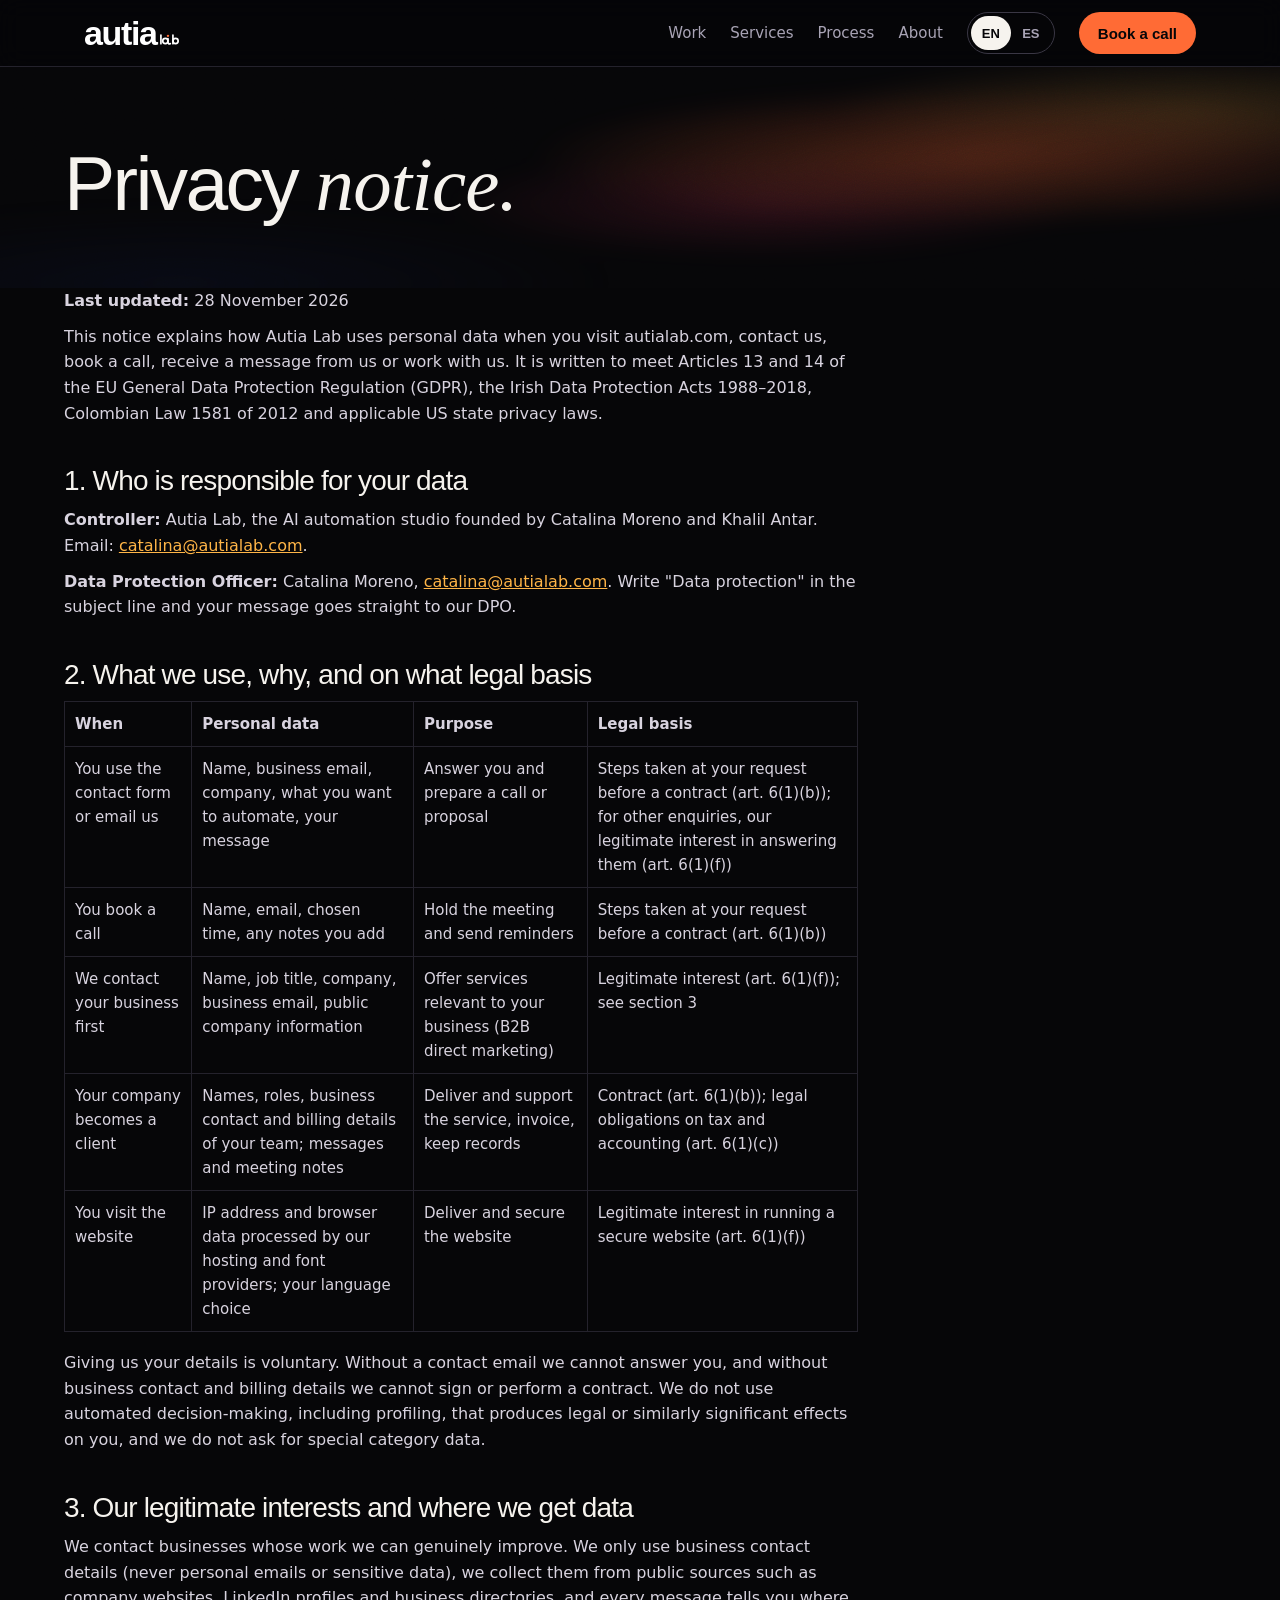
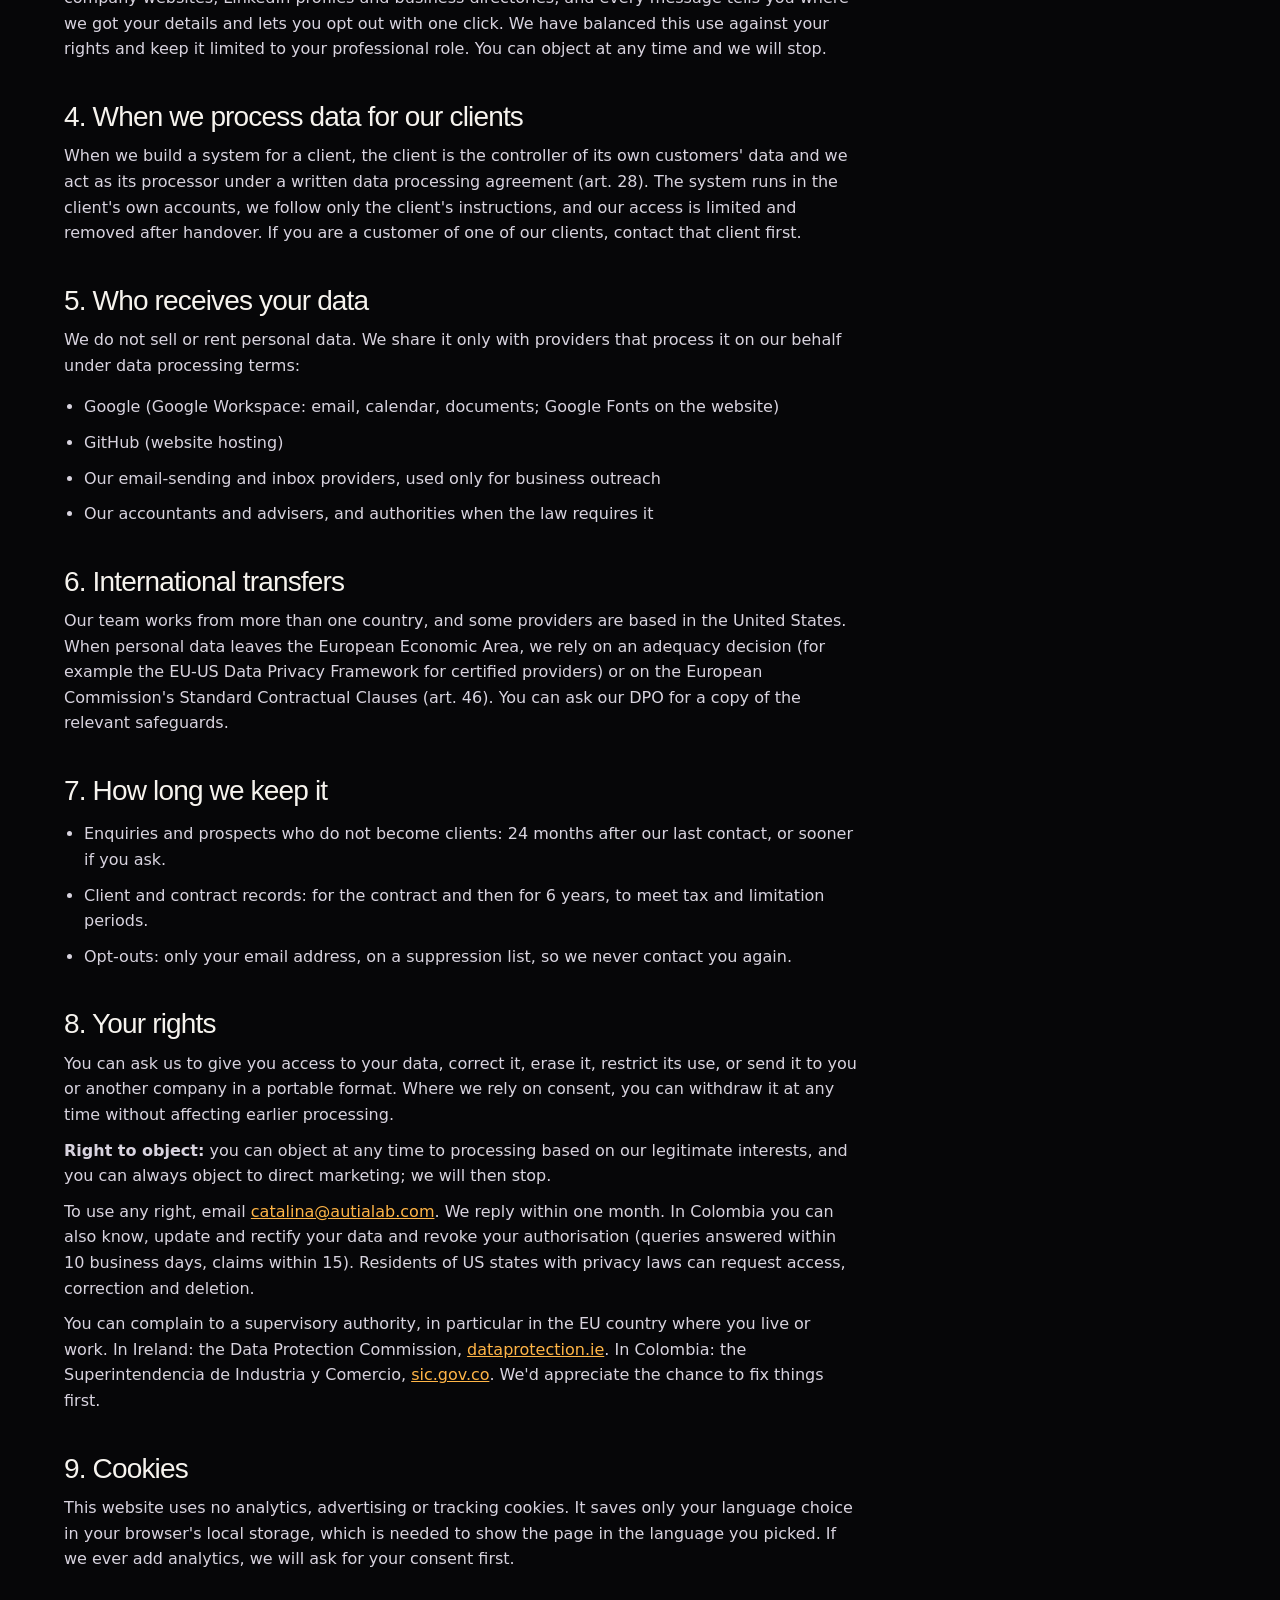
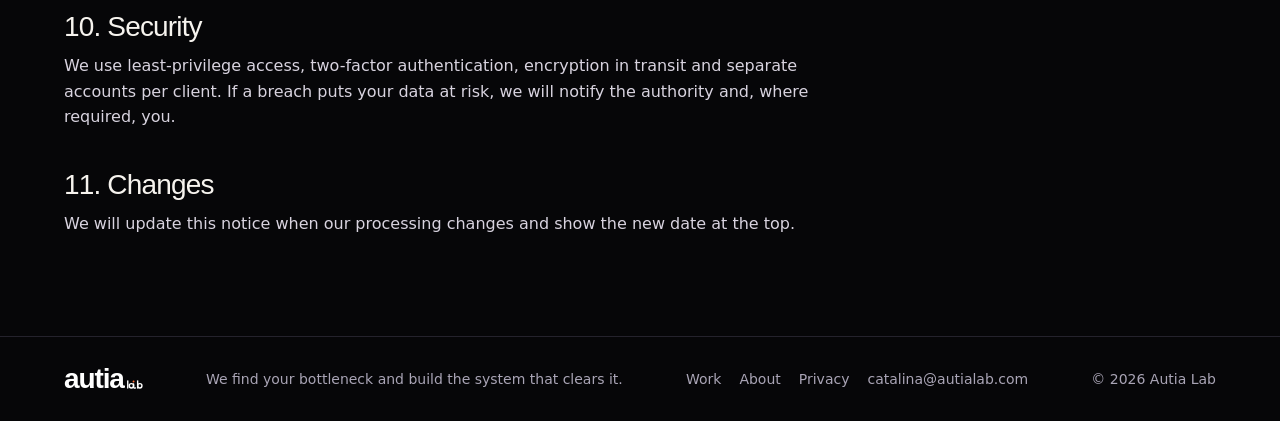
<file: privacy.html>
<!DOCTYPE html>
<html lang="en" data-title-en="Privacy notice · Autia Lab" data-title-es="Aviso de privacidad · Autia Lab">
<head>
<meta charset="utf-8">
<meta http-equiv="Content-Security-Policy" content="default-src 'self'; script-src 'self'; style-src 'self' 'unsafe-inline' https://fonts.googleapis.com; font-src https://fonts.gstatic.com; img-src 'self' data:; connect-src 'self'; base-uri 'self'; form-action 'self'; object-src 'none'">
<meta name="referrer" content="strict-origin-when-cross-origin">
<meta name="viewport" content="width=device-width, initial-scale=1">
<title>Privacy notice · Autia Lab</title>
<meta name="description" content="How Autia Lab collects, uses and protects personal data.">
<meta property="og:title" content="About · Autia Lab"><meta property="og:description" content="Catalina Moreno founded Autia Lab to combine business strategy, AI and privacy into systems that help companies operate and grow."><meta property="og:image" content="https://autialab.com/assets/og.jpg">
<link rel="icon" href="data:image/svg+xml,%3Csvg xmlns='http://www.w3.org/2000/svg' viewBox='0 0 100 100'%3E%3Crect width='100' height='100' rx='22' fill='%23060608'/%3E%3Ccircle cx='42' cy='60' r='20' fill='none' stroke='white' stroke-width='13'/%3E%3Cpath d='M62 42V68C62 80 70 84 80 80' fill='none' stroke='white' stroke-width='13' stroke-linecap='round'/%3E%3Ccircle cx='62' cy='20' r='9' fill='%23FF6B35'/%3E%3C/svg%3E">
<link rel="preconnect" href="https://fonts.googleapis.com"><link rel="preconnect" href="https://fonts.gstatic.com" crossorigin>
<link href="https://fonts.googleapis.com/css2?family=Gabarito:wght@900&family=Instrument+Sans:wght@400;500;600;700&family=Instrument+Serif:ital@0;1&display=swap" rel="stylesheet">
<link rel="stylesheet" href="/assets/site.css?v=5">
</head>
<body>
<div id="intro" aria-hidden="true"><div><svg class="iso" viewBox="0 0 100 100" aria-hidden="true"><circle cx="42" cy="60" r="20" fill="none" stroke="#F6F3EE" stroke-width="13"/><path d="M62 42V68C62 80 70 84 80 80" fill="none" stroke="#F6F3EE" stroke-width="13" stroke-linecap="round"/><circle class="node" cx="62" cy="20" r="9" fill="#FF6B35"/></svg><div class="word"><span class="logo" style="font-size:40px">autia<svg viewBox="0 6 148 84" fill="none" stroke-width="13" stroke-linecap="round" aria-hidden="true"><path d="M7 14V80" stroke="currentColor"/><circle cx="41" cy="60" r="20" stroke="currentColor"/><path d="M61 42V68C61 80 69 84 79 80" stroke="currentColor"/><circle cx="61" cy="20" r="9" fill="#FF6B35" stroke="none"/><path d="M99 14V80" stroke="currentColor"/><circle cx="119" cy="60" r="20" stroke="currentColor"/></svg></span></div></div></div>
<div id="chooser" role="dialog" aria-modal="true" aria-labelledby="chT"><div class="choose"><h2 id="chT">Choose your language</h2><p>Elige tu idioma</p><button type="button" data-set="en">English</button><button type="button" data-set="es">Español</button></div></div>
<nav class="top" aria-label="Main"><div class="nav">
<a class="logo" href="/" aria-label="Autia Lab home">autia<svg viewBox="0 6 148 84" fill="none" stroke-width="13" stroke-linecap="round" aria-hidden="true"><path d="M7 14V80" stroke="currentColor"/><circle cx="41" cy="60" r="20" stroke="currentColor"/><path d="M61 42V68C61 80 69 84 79 80" stroke="currentColor"/><circle cx="61" cy="20" r="9" fill="#FF6B35" stroke="none"/><path d="M99 14V80" stroke="currentColor"/><circle cx="119" cy="60" r="20" stroke="currentColor"/></svg></a>
<div class="links" id="links">
<a href="/work"><span data-l="en">Work</span><span data-l="es">Casos</span></a>
<a href="/#services"><span data-l="en">Services</span><span data-l="es">Servicios</span></a>
<a href="/#process"><span data-l="en">Process</span><span data-l="es">Proceso</span></a>
<a href="/about"><span data-l="en">About</span><span data-l="es">Nosotros</span></a>
</div>
<div class="lang" role="group" aria-label="Language"><button type="button" data-set="en" aria-pressed="true">EN</button><button type="button" data-set="es" aria-pressed="false">ES</button></div>
<a class="btn pri" href="/#contact" data-book><span data-l="en">Book a call</span><span data-l="es">Agenda una llamada</span></a>
<button class="menu" id="menu" aria-expanded="false" aria-controls="links">Menu</button>
</div></nav>
<header class="band hero" style="padding-bottom:clamp(40px,5vw,70px)">
  <div class="glow" style="opacity:.5"></div><div class="grain"></div>
  <div class="wrap"><h1 style="max-width:18ch"><span data-l="en">Privacy <em>notice.</em></span><span data-l="es">Aviso de <em>privacidad.</em></span></h1></div>
</header>
<section class="band" style="padding-top:0"><div class="wrap">
<div class="legal" data-l="en">
<p><b>Last updated:</b> 28 November 2026</p>
<p>This notice explains how Autia Lab uses personal data when you visit autialab.com, contact us, book a call, receive a message from us or work with us. It is written to meet Articles 13 and 14 of the EU General Data Protection Regulation (GDPR), the Irish Data Protection Acts 1988–2018, Colombian Law 1581 of 2012 and applicable US state privacy laws.</p>
<h2>1. Who is responsible for your data</h2>
<p><b>Controller:</b> Autia Lab, the AI automation studio founded by Catalina Moreno and Khalil Antar. Email: <a href="mailto:catalina@autialab.com">catalina@autialab.com</a>.</p>
<p><b>Data Protection Officer:</b> Catalina Moreno, <a href="mailto:catalina@autialab.com">catalina@autialab.com</a>. Write "Data protection" in the subject line and your message goes straight to our DPO.</p>
<h2>2. What we use, why, and on what legal basis</h2>
<table><tr><th>When</th><th>Personal data</th><th>Purpose</th><th>Legal basis</th></tr>
<tr><td>You use the contact form or email us</td><td>Name, business email, company, what you want to automate, your message</td><td>Answer you and prepare a call or proposal</td><td>Steps taken at your request before a contract (art. 6(1)(b)); for other enquiries, our legitimate interest in answering them (art. 6(1)(f))</td></tr>
<tr><td>You book a call</td><td>Name, email, chosen time, any notes you add</td><td>Hold the meeting and send reminders</td><td>Steps taken at your request before a contract (art. 6(1)(b))</td></tr>
<tr><td>We contact your business first</td><td>Name, job title, company, business email, public company information</td><td>Offer services relevant to your business (B2B direct marketing)</td><td>Legitimate interest (art. 6(1)(f)); see section 3</td></tr>
<tr><td>Your company becomes a client</td><td>Names, roles, business contact and billing details of your team; messages and meeting notes</td><td>Deliver and support the service, invoice, keep records</td><td>Contract (art. 6(1)(b)); legal obligations on tax and accounting (art. 6(1)(c))</td></tr>
<tr><td>You visit the website</td><td>IP address and browser data processed by our hosting and font providers; your language choice</td><td>Deliver and secure the website</td><td>Legitimate interest in running a secure website (art. 6(1)(f))</td></tr></table>
<p>Giving us your details is voluntary. Without a contact email we cannot answer you, and without business contact and billing details we cannot sign or perform a contract. We do not use automated decision-making, including profiling, that produces legal or similarly significant effects on you, and we do not ask for special category data.</p>
<h2>3. Our legitimate interests and where we get data</h2>
<p>We contact businesses whose work we can genuinely improve. We only use business contact details (never personal emails or sensitive data), we collect them from public sources such as company websites, LinkedIn profiles and business directories, and every message tells you where we got your details and lets you opt out with one click. We have balanced this use against your rights and keep it limited to your professional role. You can object at any time and we will stop.</p>
<h2>4. When we process data for our clients</h2>
<p>When we build a system for a client, the client is the controller of its own customers' data and we act as its processor under a written data processing agreement (art. 28). The system runs in the client's own accounts, we follow only the client's instructions, and our access is limited and removed after handover. If you are a customer of one of our clients, contact that client first.</p>
<h2>5. Who receives your data</h2>
<p>We do not sell or rent personal data. We share it only with providers that process it on our behalf under data processing terms:</p>
<ul><li>Google (Google Workspace: email, calendar, documents; Google Fonts on the website)</li>
<li>GitHub (website hosting)</li>
<li>Our email-sending and inbox providers, used only for business outreach</li>
<li>Our accountants and advisers, and authorities when the law requires it</li></ul>
<h2>6. International transfers</h2>
<p>Our team works from more than one country, and some providers are based in the United States. When personal data leaves the European Economic Area, we rely on an adequacy decision (for example the EU-US Data Privacy Framework for certified providers) or on the European Commission's Standard Contractual Clauses (art. 46). You can ask our DPO for a copy of the relevant safeguards.</p>
<h2>7. How long we keep it</h2>
<ul><li>Enquiries and prospects who do not become clients: 24 months after our last contact, or sooner if you ask.</li>
<li>Client and contract records: for the contract and then for 6 years, to meet tax and limitation periods.</li>
<li>Opt-outs: only your email address, on a suppression list, so we never contact you again.</li></ul>
<h2>8. Your rights</h2>
<p>You can ask us to give you access to your data, correct it, erase it, restrict its use, or send it to you or another company in a portable format. Where we rely on consent, you can withdraw it at any time without affecting earlier processing.</p>
<p><b>Right to object:</b> you can object at any time to processing based on our legitimate interests, and you can always object to direct marketing; we will then stop.</p>
<p>To use any right, email <a href="mailto:catalina@autialab.com">catalina@autialab.com</a>. We reply within one month. In Colombia you can also know, update and rectify your data and revoke your authorisation (queries answered within 10 business days, claims within 15). Residents of US states with privacy laws can request access, correction and deletion.</p>
<p>You can complain to a supervisory authority, in particular in the EU country where you live or work. In Ireland: the Data Protection Commission, <a href="https://www.dataprotection.ie">dataprotection.ie</a>. In Colombia: the Superintendencia de Industria y Comercio, <a href="https://www.sic.gov.co">sic.gov.co</a>. We'd appreciate the chance to fix things first.</p>
<h2>9. Cookies</h2>
<p>This website uses no analytics, advertising or tracking cookies. It saves only your language choice in your browser's local storage, which is needed to show the page in the language you picked. If we ever add analytics, we will ask for your consent first.</p>
<h2>10. Security</h2>
<p>We use least-privilege access, two-factor authentication, encryption in transit and separate accounts per client. If a breach puts your data at risk, we will notify the authority and, where required, you.</p>
<h2>11. Changes</h2>
<p>We will update this notice when our processing changes and show the new date at the top.</p>
</div><div class="legal" data-l="es">
<p><b>Última actualización:</b> 28 de noviembre de 2026</p>
<p>Este aviso explica cómo Autia Lab usa datos personales cuando visitas autialab.com, nos contactas, agendas una llamada, recibes un mensaje nuestro o trabajas con nosotros. Cumple los artículos 13 y 14 del Reglamento General de Protección de Datos de la UE (RGPD), las Data Protection Acts 1988–2018 de Irlanda, la Ley 1581 de 2012 de Colombia y las leyes de privacidad de los estados de EE. UU. que apliquen.</p>
<h2>1. Quién es responsable de tus datos</h2>
<p><b>Responsable:</b> Autia Lab, el estudio de automatización con IA fundado por Catalina Moreno y Khalil Antar. Correo: <a href="mailto:catalina@autialab.com">catalina@autialab.com</a>.</p>
<p><b>Delegada de Protección de Datos (DPO):</b> Catalina Moreno, <a href="mailto:catalina@autialab.com">catalina@autialab.com</a>. Escribe «Protección de datos» en el asunto y tu mensaje llega directo a nuestra DPO.</p>
<h2>2. Qué usamos, para qué y con qué base legal</h2>
<table><tr><th>Cuándo</th><th>Datos personales</th><th>Finalidad</th><th>Base legal</th></tr>
<tr><td>Usas el formulario o nos escribes</td><td>Nombre, correo de empresa, empresa, qué quieres automatizar, tu mensaje</td><td>Responderte y preparar una llamada o propuesta</td><td>Medidas precontractuales a tu solicitud (art. 6.1.b); para otras consultas, nuestro interés legítimo en responderlas (art. 6.1.f)</td></tr>
<tr><td>Agendas una llamada</td><td>Nombre, correo, horario elegido y tus notas</td><td>Realizar la reunión y enviar recordatorios</td><td>Medidas precontractuales a tu solicitud (art. 6.1.b)</td></tr>
<tr><td>Contactamos primero a tu empresa</td><td>Nombre, cargo, empresa, correo de trabajo e información pública de la empresa</td><td>Ofrecer servicios útiles para tu empresa (marketing directo B2B)</td><td>Interés legítimo (art. 6.1.f); ver sección 3</td></tr>
<tr><td>Tu empresa se vuelve cliente</td><td>Nombres, cargos, datos de contacto y facturación de tu equipo; mensajes y notas de reuniones</td><td>Prestar y dar soporte al servicio, facturar, llevar registros</td><td>Contrato (art. 6.1.b); obligaciones legales tributarias y contables (art. 6.1.c)</td></tr>
<tr><td>Visitas el sitio web</td><td>Dirección IP y datos del navegador que tratan nuestros proveedores de alojamiento y fuentes; tu idioma elegido</td><td>Mostrar y proteger el sitio</td><td>Interés legítimo en operar un sitio seguro (art. 6.1.f)</td></tr></table>
<p>Darnos tus datos es voluntario. Sin un correo no podemos responderte, y sin datos de contacto y facturación no podemos firmar ni ejecutar un contrato. No tomamos decisiones automatizadas, ni hacemos perfiles, con efectos jurídicos o similares sobre ti, y no pedimos datos sensibles.</p>
<h2>3. Nuestro interés legítimo y de dónde obtenemos datos</h2>
<p>Contactamos empresas cuyo trabajo realmente podemos mejorar. Solo usamos datos de contacto empresariales (nunca correos personales ni datos sensibles), los obtenemos de fuentes públicas como sitios web de empresas, perfiles de LinkedIn y directorios empresariales, y cada mensaje dice de dónde sacamos tus datos y te deja darte de baja con un clic. Ponderamos este uso frente a tus derechos y lo limitamos a tu rol profesional. Puedes oponerte en cualquier momento y paramos.</p>
<h2>4. Cuando tratamos datos para nuestros clientes</h2>
<p>Cuando construimos un sistema para un cliente, el cliente es el responsable de los datos de sus propios clientes y nosotros actuamos como encargados, con un acuerdo de tratamiento de datos por escrito (art. 28). El sistema corre en las cuentas del cliente, seguimos solo sus instrucciones y nuestro acceso es limitado y se retira al entregar. Si eres cliente de uno de nuestros clientes, contacta primero a esa empresa.</p>
<h2>5. Quién recibe tus datos</h2>
<p>No vendemos ni alquilamos datos personales. Solo los compartimos con proveedores que los tratan por cuenta nuestra bajo condiciones de tratamiento de datos:</p>
<ul><li>Google (Google Workspace: correo, calendario, documentos; Google Fonts en el sitio)</li>
<li>GitHub (alojamiento del sitio)</li>
<li>Nuestros proveedores de envío de correo y buzones, solo para prospección empresarial</li>
<li>Nuestros contadores y asesores, y autoridades cuando la ley lo exija</li></ul>
<h2>6. Transferencias internacionales</h2>
<p>Nuestro equipo trabaja desde más de un país y algunos proveedores están en Estados Unidos. Cuando los datos salen del Espacio Económico Europeo, nos basamos en una decisión de adecuación (por ejemplo, el Marco de Privacidad de Datos UE-EE. UU. para proveedores certificados) o en las cláusulas contractuales tipo de la Comisión Europea (art. 46). Puedes pedir a nuestra DPO una copia de las garantías.</p>
<h2>7. Cuánto tiempo los guardamos</h2>
<ul><li>Consultas y prospectos que no se vuelven clientes: 24 meses desde el último contacto, o antes si nos lo pides.</li>
<li>Registros de clientes y contratos: durante el contrato y 6 años más, por plazos tributarios y de prescripción.</li>
<li>Bajas: solo tu correo, en una lista de exclusión, para no volver a contactarte.</li></ul>
<h2>8. Tus derechos</h2>
<p>Puedes pedirnos acceso a tus datos, corregirlos, borrarlos, limitar su uso o recibirlos en un formato portable, para ti o para otra empresa. Cuando nos basamos en tu consentimiento, puedes retirarlo en cualquier momento, sin afectar el tratamiento anterior.</p>
<p><b>Derecho de oposición:</b> puedes oponerte en cualquier momento al tratamiento basado en nuestro interés legítimo, y siempre puedes oponerte al marketing directo; en ese caso paramos.</p>
<p>Para ejercer cualquier derecho, escribe a <a href="mailto:catalina@autialab.com">catalina@autialab.com</a>. Respondemos en máximo un mes. En Colombia también puedes conocer, actualizar y rectificar tus datos y revocar la autorización (consultas en 10 días hábiles y reclamos en 15). Los residentes de estados de EE. UU. con leyes de privacidad pueden pedir acceso, corrección y eliminación.</p>
<p>Puedes presentar una queja ante una autoridad de control, en particular la del país de la UE donde vives o trabajas. En Irlanda: Data Protection Commission, <a href="https://www.dataprotection.ie">dataprotection.ie</a>. En Colombia: Superintendencia de Industria y Comercio, <a href="https://www.sic.gov.co">sic.gov.co</a>. Nos gustaría tener antes la oportunidad de resolverlo.</p>
<h2>9. Cookies</h2>
<p>Este sitio no usa cookies de analítica, publicidad ni seguimiento. Solo guarda tu idioma en el almacenamiento local de tu navegador, que es necesario para mostrarte la página en el idioma que elegiste. Si algún día agregamos analítica, te pediremos consentimiento antes.</p>
<h2>10. Seguridad</h2>
<p>Usamos acceso mínimo, autenticación en dos pasos, cifrado en tránsito y cuentas separadas por cliente. Si una brecha pone en riesgo tus datos, lo notificaremos a la autoridad y, cuando corresponda, a ti.</p>
<h2>11. Cambios</h2>
<p>Actualizaremos este aviso cuando cambie el tratamiento y mostraremos la nueva fecha arriba.</p>
</div>
</div></section>
<footer><div class="foot">
<a class="logo" href="/" aria-label="Autia Lab" style="font-size:28px">autia<svg viewBox="0 6 148 84" fill="none" stroke-width="13" stroke-linecap="round" aria-hidden="true"><path d="M7 14V80" stroke="currentColor"/><circle cx="41" cy="60" r="20" stroke="currentColor"/><path d="M61 42V68C61 80 69 84 79 80" stroke="currentColor"/><circle cx="61" cy="20" r="9" fill="#FF6B35" stroke="none"/><path d="M99 14V80" stroke="currentColor"/><circle cx="119" cy="60" r="20" stroke="currentColor"/></svg></a>
<span data-l="en">We find your bottleneck and build the system that clears it.</span><span data-l="es">Encontramos tu cuello de botella y construimos el sistema que lo destapa.</span>
<nav aria-label="Footer"><a href="/work"><span data-l="en">Work</span><span data-l="es">Casos</span></a><a href="/about"><span data-l="en">About</span><span data-l="es">Nosotros</span></a><a href="/privacy"><span data-l="en">Privacy</span><span data-l="es">Privacidad</span></a><a href="mailto:catalina@autialab.com">catalina@autialab.com</a></nav>
<span>© <span class="yr">2026</span> Autia Lab</span>
</div></footer>
<script src="/assets/site.js?v=5"></script>
</body>
</html>
</file>
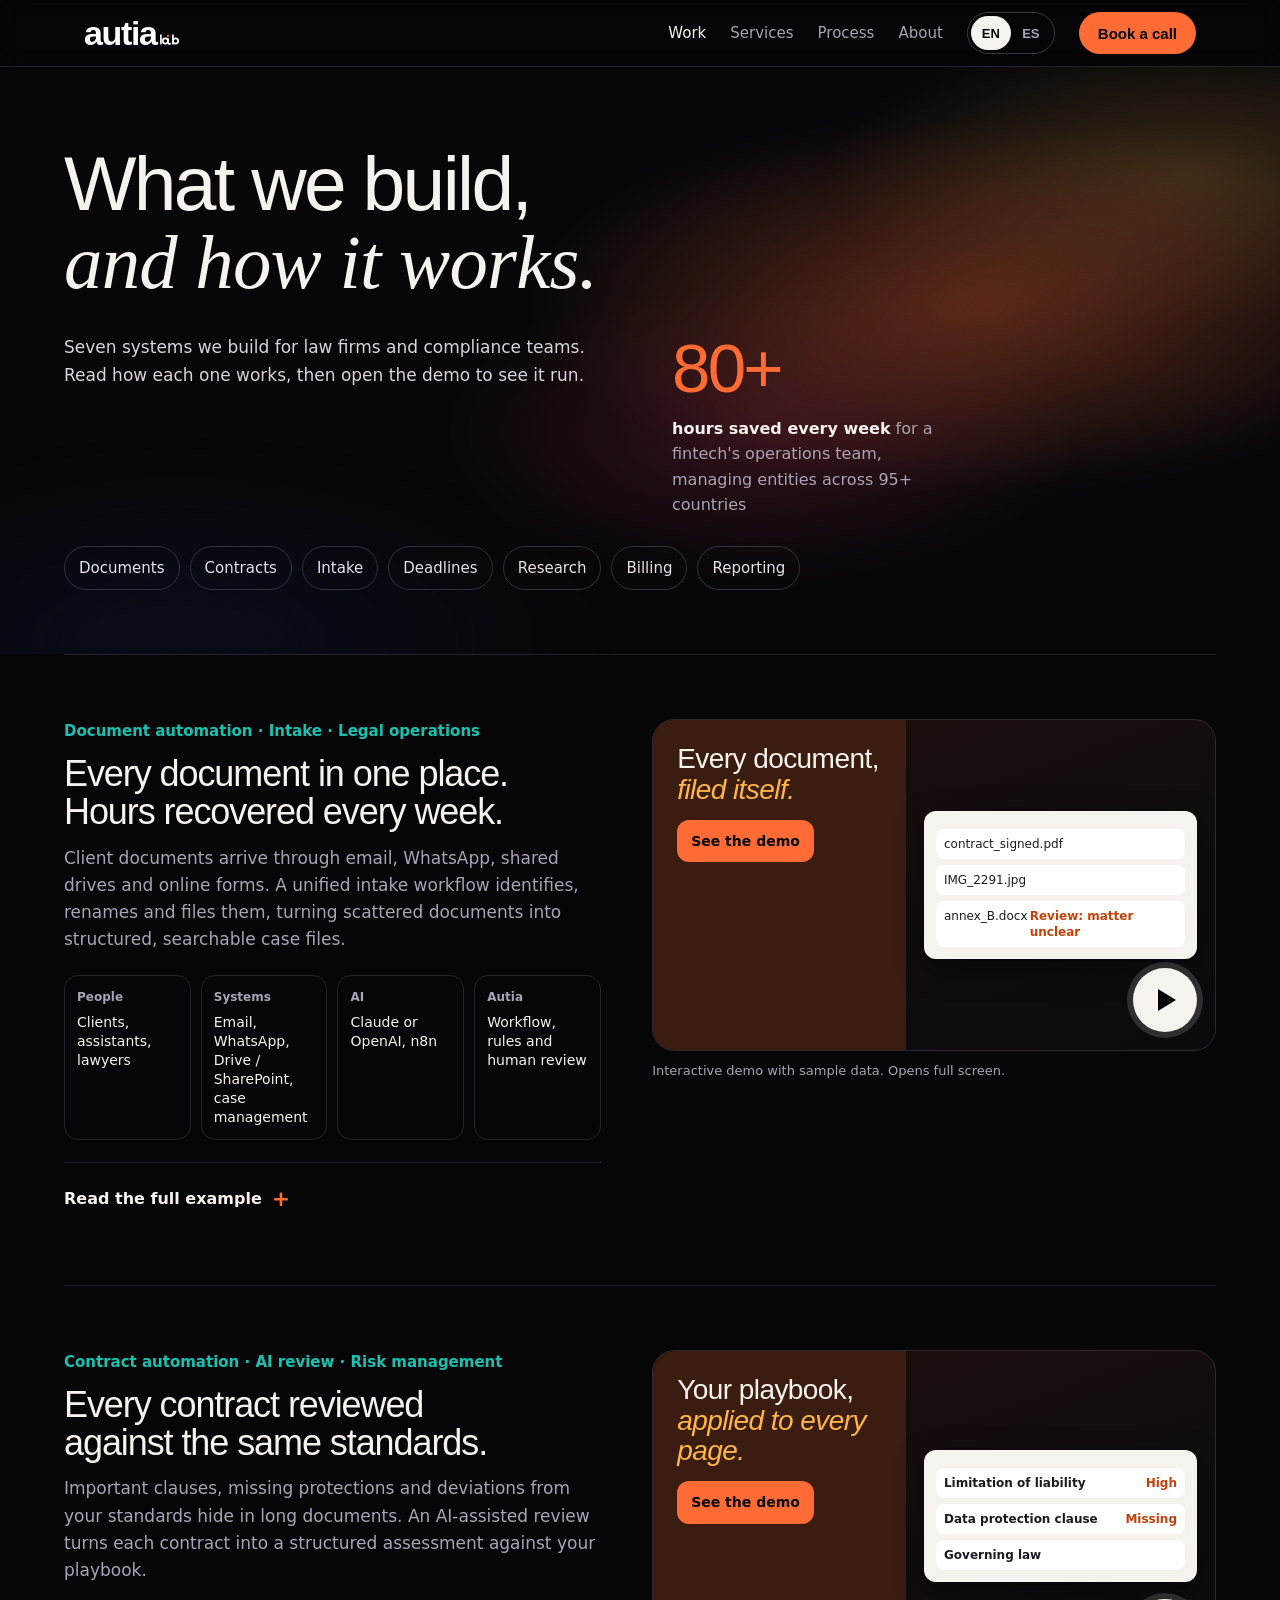
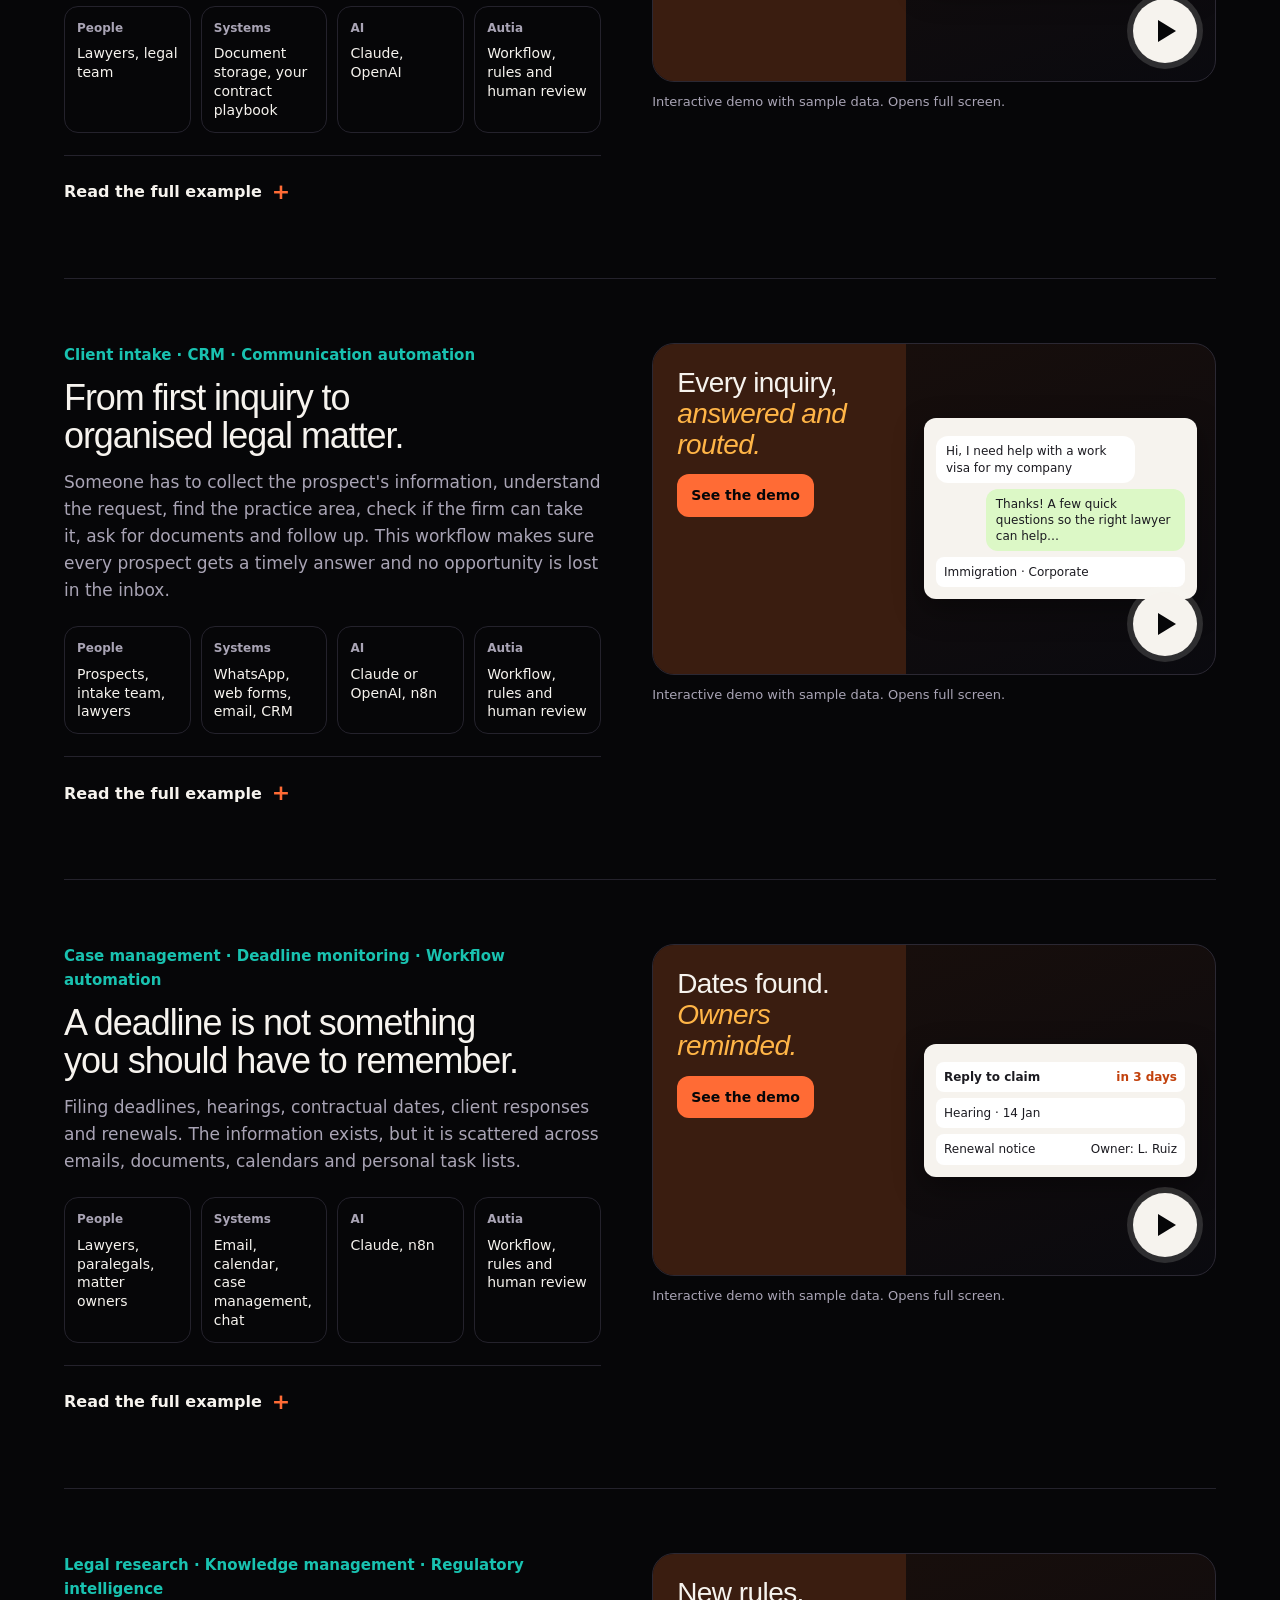
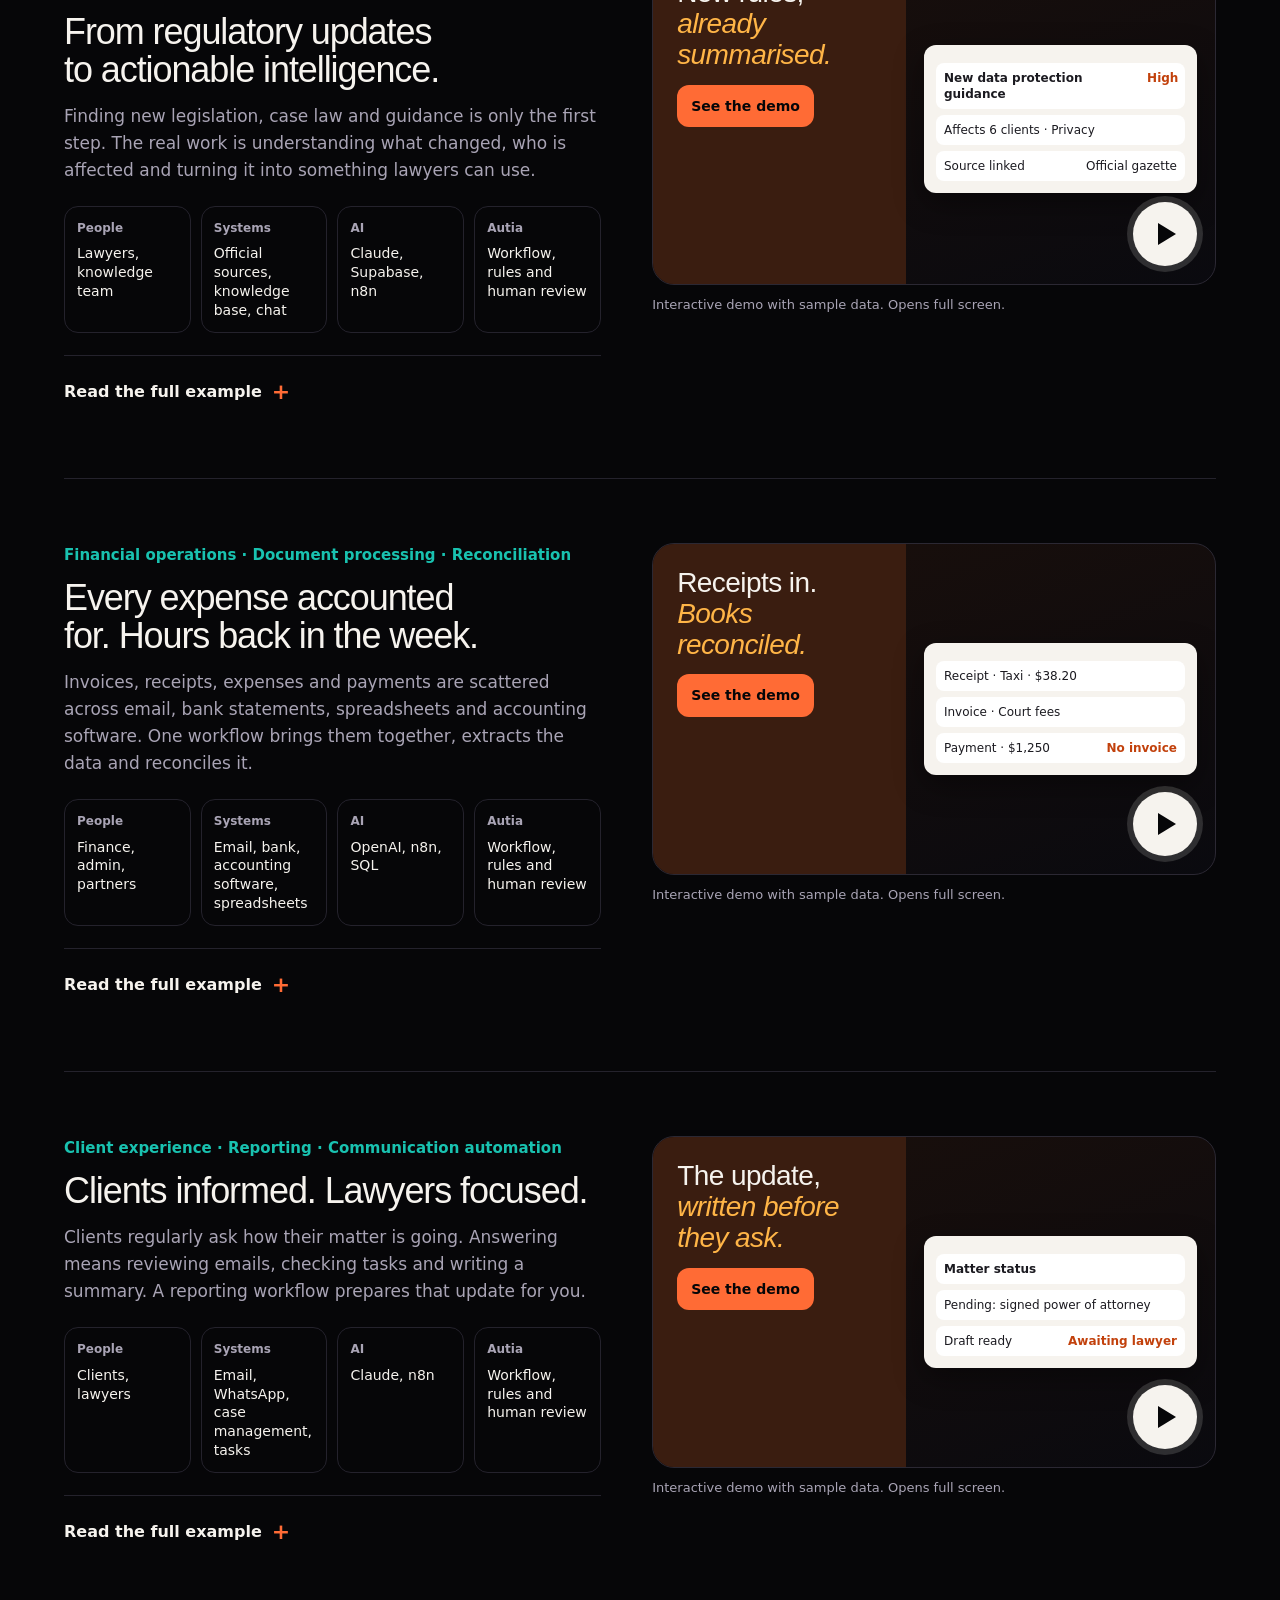
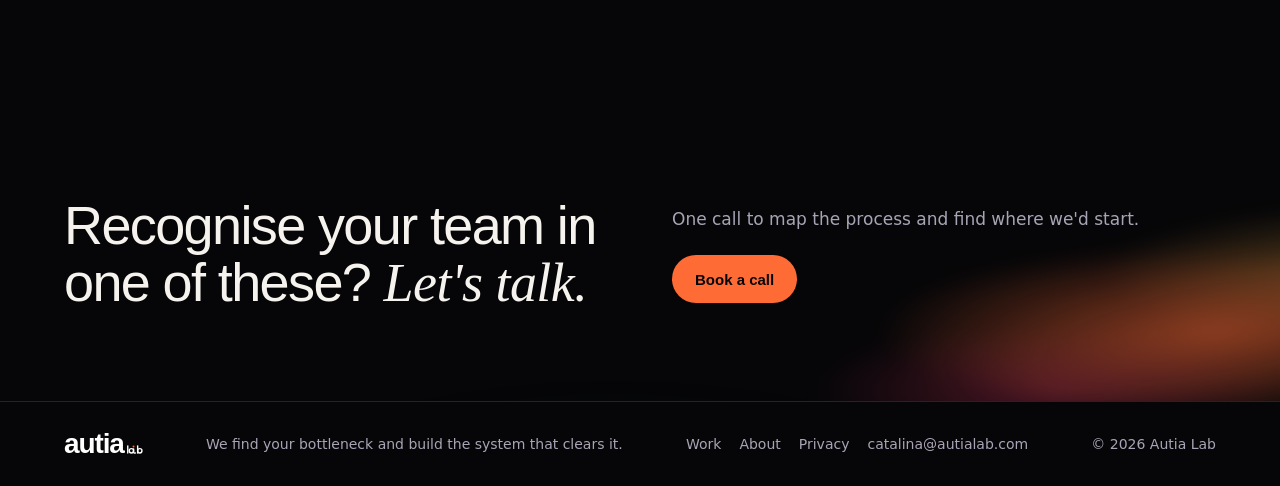
<file: work.html>
<!DOCTYPE html>
<html lang="en" data-title-en="Work · Autia Lab" data-title-es="Casos · Autia Lab">
<head>
<meta charset="utf-8">
<meta http-equiv="Content-Security-Policy" content="default-src 'self'; script-src 'self'; style-src 'self' 'unsafe-inline' https://fonts.googleapis.com; font-src https://fonts.gstatic.com; img-src 'self' data:; connect-src 'self'; base-uri 'self'; form-action 'self'; object-src 'none'">
<meta name="referrer" content="strict-origin-when-cross-origin">
<meta name="viewport" content="width=device-width, initial-scale=1">
<title>Work · Autia Lab</title>
<meta name="description" content="Seven systems Autia Lab builds for law firms and compliance teams, each with a live demo: intake, documents, contracts, deadlines, research, billing and client reporting.">
<meta property="og:title" content="Work · Autia Lab"><meta property="og:description" content="Seven systems Autia Lab builds for law firms and compliance teams, each with a live demo: intake, documents, contracts, deadlines, research, billing and client reporting."><meta property="og:image" content="https://autialab.com/assets/og.jpg">
<link rel="icon" href="data:image/svg+xml,%3Csvg xmlns='http://www.w3.org/2000/svg' viewBox='0 0 100 100'%3E%3Crect width='100' height='100' rx='22' fill='%23060608'/%3E%3Ccircle cx='42' cy='60' r='20' fill='none' stroke='white' stroke-width='13'/%3E%3Cpath d='M62 42V68C62 80 70 84 80 80' fill='none' stroke='white' stroke-width='13' stroke-linecap='round'/%3E%3Ccircle cx='62' cy='20' r='9' fill='%23FF6B35'/%3E%3C/svg%3E">
<link rel="preconnect" href="https://fonts.googleapis.com"><link rel="preconnect" href="https://fonts.gstatic.com" crossorigin>
<link href="https://fonts.googleapis.com/css2?family=Gabarito:wght@900&family=Instrument+Sans:wght@400;500;600;700&family=Instrument+Serif:ital@0;1&display=swap" rel="stylesheet">
<link rel="stylesheet" href="/assets/site.css?v=5">
</head>
<body>
<div id="intro" aria-hidden="true"><div><svg class="iso" viewBox="0 0 100 100" aria-hidden="true"><circle cx="42" cy="60" r="20" fill="none" stroke="#F6F3EE" stroke-width="13"/><path d="M62 42V68C62 80 70 84 80 80" fill="none" stroke="#F6F3EE" stroke-width="13" stroke-linecap="round"/><circle class="node" cx="62" cy="20" r="9" fill="#FF6B35"/></svg><div class="word"><span class="logo" style="font-size:40px">autia<svg viewBox="0 6 148 84" fill="none" stroke-width="13" stroke-linecap="round" aria-hidden="true"><path d="M7 14V80" stroke="currentColor"/><circle cx="41" cy="60" r="20" stroke="currentColor"/><path d="M61 42V68C61 80 69 84 79 80" stroke="currentColor"/><circle cx="61" cy="20" r="9" fill="#FF6B35" stroke="none"/><path d="M99 14V80" stroke="currentColor"/><circle cx="119" cy="60" r="20" stroke="currentColor"/></svg></span></div></div></div>
<div id="chooser" role="dialog" aria-modal="true" aria-labelledby="chT"><div class="choose"><h2 id="chT">Choose your language</h2><p>Elige tu idioma</p><button type="button" data-set="en">English</button><button type="button" data-set="es">Español</button></div></div>
<nav class="top" aria-label="Main"><div class="nav">
<a class="logo" href="/" aria-label="Autia Lab home">autia<svg viewBox="0 6 148 84" fill="none" stroke-width="13" stroke-linecap="round" aria-hidden="true"><path d="M7 14V80" stroke="currentColor"/><circle cx="41" cy="60" r="20" stroke="currentColor"/><path d="M61 42V68C61 80 69 84 79 80" stroke="currentColor"/><circle cx="61" cy="20" r="9" fill="#FF6B35" stroke="none"/><path d="M99 14V80" stroke="currentColor"/><circle cx="119" cy="60" r="20" stroke="currentColor"/></svg></a>
<div class="links" id="links">
<a href="/work" aria-current="page"><span data-l="en">Work</span><span data-l="es">Casos</span></a>
<a href="/#services"><span data-l="en">Services</span><span data-l="es">Servicios</span></a>
<a href="/#process"><span data-l="en">Process</span><span data-l="es">Proceso</span></a>
<a href="/about"><span data-l="en">About</span><span data-l="es">Nosotros</span></a>
</div>
<div class="lang" role="group" aria-label="Language"><button type="button" data-set="en" aria-pressed="true">EN</button><button type="button" data-set="es" aria-pressed="false">ES</button></div>
<a class="btn pri" href="/#contact" data-book><span data-l="en">Book a call</span><span data-l="es">Agenda una llamada</span></a>
<button class="menu" id="menu" aria-expanded="false" aria-controls="links">Menu</button>
</div></nav>
<header class="band hero" style="padding-bottom:clamp(40px,5vw,72px)"><div class="glow" style="opacity:.6"></div><div class="grain"></div><div class="wrap">
<h1 style="max-width:18ch"><span data-l="en">What we build, <em>and how it works.</em></span><span data-l="es">Lo que construimos <em>y cómo funciona.</em></span></h1>
<div class="tgrid" style="margin-top:32px"><p class="lead" style="color:#d8d3df" data-l="en">Seven systems we build for law firms and compliance teams. Read how each one works, then open the demo to see it run.</p><p class="lead" style="color:#d8d3df" data-l="es">Siete sistemas que construimos para firmas de abogados y equipos de cumplimiento. Lee cómo funciona cada uno y abre la demo para verlo en acción.</p>
<div class="stat" style="padding:0;border:0"><div class="num" data-to="80" data-suf="+">80+</div><p data-l="en"><b>hours saved every week</b> for a fintech's operations team, managing entities across 95+ countries</p><p data-l="es"><b>horas ahorradas cada semana</b> para el equipo de operaciones de una fintech que gestiona sociedades en más de 95 países</p></div></div>
<nav class="chips" aria-label="Examples" style="margin-top:28px"><a class="chip" style="text-decoration:none" href="#documents"><span data-l="en">Documents</span><span data-l="es">Documentos</span></a><a class="chip" style="text-decoration:none" href="#contracts"><span data-l="en">Contracts</span><span data-l="es">Contratos</span></a><a class="chip" style="text-decoration:none" href="#intake"><span data-l="en">Intake</span><span data-l="es">Clientes</span></a><a class="chip" style="text-decoration:none" href="#deadlines"><span data-l="en">Deadlines</span><span data-l="es">Plazos</span></a><a class="chip" style="text-decoration:none" href="#research"><span data-l="en">Research</span><span data-l="es">Investigación</span></a><a class="chip" style="text-decoration:none" href="#billing"><span data-l="en">Billing</span><span data-l="es">Facturación</span></a><a class="chip" style="text-decoration:none" href="#reporting"><span data-l="en">Reporting</span><span data-l="es">Reportes</span></a></nav></div></header><section class="band" style="padding-top:0"><div class="wrap">
<article class="ex" id="documents">
<div>
<div class="who"><span data-l="en">Document automation · Intake · Legal operations</span><span data-l="es">Automatización documental · Recepción · Operaciones legales</span></div>
<h2><span data-l="en">Every document in one place. Hours recovered every week.</span><span data-l="es">Cada documento en su lugar. Horas recuperadas cada semana.</span></h2>
<p class="lead" data-l="en">Client documents arrive through email, WhatsApp, shared drives and online forms. A unified intake workflow identifies, renames and files them, turning scattered documents into structured, searchable case files.</p><p class="lead" data-l="es">Los documentos de los clientes llegan por correo, WhatsApp, carpetas compartidas y formularios. Un flujo único los identifica, renombra y archiva, y convierte documentos dispersos en expedientes ordenados y fáciles de buscar.</p>
<div class="iconrow"><div class="ic"><small><span data-l="en">People</span><span data-l="es">Personas</span></small><div data-l="en">Clients, assistants, lawyers</div><div data-l="es">Clientes, asistentes, abogados</div></div><div class="ic"><small><span data-l="en">Systems</span><span data-l="es">Sistemas</span></small><div data-l="en">Email, WhatsApp, Drive / SharePoint, case management</div><div data-l="es">Correo, WhatsApp, Drive / SharePoint, gestor de casos</div></div><div class="ic"><small><span data-l="en">AI</span><span data-l="es">IA</span></small><div data-l="en">Claude or OpenAI, n8n</div><div data-l="es">Claude u OpenAI, n8n</div></div><div class="ic"><small>Autia</small><div data-l="en">Workflow, rules and human review</div><div data-l="es">Flujo, reglas y revisión humana</div></div></div>
<details class="full"><summary><span data-l="en">Read the full example</span><span data-l="es">Leer el ejemplo completo</span></summary>
<h3 data-l="en">Before</h3><h3 data-l="es">Antes</h3><p data-l="en">Lawyers and assistants download attachments, identify the client and matter, rename files, upload them to the right folder and update case records by hand.</p><p data-l="es">Abogados y asistentes descargan adjuntos, identifican el cliente y el caso, renombran archivos, los suben a la carpeta correcta y actualizan el expediente a mano.</p><p data-l="en">Documents end up incomplete, misfiled, duplicated or disconnected from their matter. It all depends on someone remembering to check every inbox.</p><p data-l="es">Los documentos quedan incompletos, mal archivados, duplicados o desconectados de su caso. Todo depende de que alguien revise cada bandeja.</p>
<h3 data-l="en">After</h3><h3 data-l="es">Después</h3><p data-l="en">Documents from email, WhatsApp or forms enter a single workflow.</p><p data-l="es">Los documentos que llegan por correo, WhatsApp o formularios entran a un solo flujo.</p><p data-l="en">The system identifies the document type, extracts key information, finds the client and matter, applies your naming convention and files it in the right place.</p><p data-l="es">El sistema identifica el tipo de documento, extrae la información clave, encuentra el cliente y el caso, aplica tu convención de nombres y lo archiva donde corresponde.</p><p data-l="en">If the client or matter isn&#x27;t clear, or a decision is needed, it is flagged for human review instead of being filed blindly.</p><p data-l="es">Si el cliente o el caso no son claros, o hace falta una decisión, se marca para revisión humana en vez de archivarse a ciegas.</p>
<h3 data-l="en">The role of AI and automation</h3><h3 data-l="es">El papel de la IA y la automatización</h3><p data-l="en">AI identifies document types, extracts information and helps match each document to its matter. Routing, folders, naming, metadata and notifications run on structured automation and validation rules.</p><p data-l="es">La IA identifica el tipo de documento, extrae información y ayuda a asociarlo con su caso. La asignación, carpetas, nombres, metadatos y avisos funcionan con reglas de automatización y validación.</p>
<h3 data-l="en">Result</h3><h3 data-l="es">Resultado</h3><ul data-l="en"><li>Less time downloading, renaming and filing</li><li>Centralised matter documentation</li><li>Lower risk of misplaced information</li><li>Faster access to documents</li><li>Consistent document management across the firm</li></ul><ul data-l="es"><li>Menos tiempo descargando, renombrando y archivando</li><li>Documentación del caso centralizada</li><li>Menos riesgo de información extraviada</li><li>Acceso más rápido a los documentos</li><li>Gestión documental consistente en toda la firma</li></ul>
<div class="role-ai"><span data-l="en">AI reads and interprets documents. Rules decide where information goes and what happens next.</span><span data-l="es">La IA lee e interpreta los documentos. Las reglas deciden a dónde va la información y qué pasa después.</span></div>
</details>
</div>
<div>
<a class="demo" href="demos/demo.html#documents" aria-label="Open the demo: Every document in one place. Hours recovered every week."><div class="cv"><div class="side"><b data-l="en">Every document, <em>filed itself.</em></b><b data-l="es">Cada documento, <em>archivado solo.</em></b><span class="tag" data-l="en">See the demo</span><span class="tag" data-l="es">Ver la demo</span></div><div class="shot"><div class="ui"><div class="r"><span>contract_signed.pdf</span><span class="ok">→ Matter 2024-118</span></div><div class="r"><span>IMG_2291.jpg</span><span class="ok">→ ID · Client folder</span></div><div class="r"><span>annex_B.docx</span><span class="warn">Review: matter unclear</span></div></div></div></div><span class="play" aria-hidden="true"></span></a>
<p class="demo-note" data-l="en">Interactive demo with sample data. Opens full screen.</p><p class="demo-note" data-l="es">Demo interactiva con datos de ejemplo. Se abre en pantalla completa.</p>
</div></article>
<article class="ex" id="contracts">
<div>
<div class="who"><span data-l="en">Contract automation · AI review · Risk management</span><span data-l="es">Automatización de contratos · Revisión con IA · Riesgos</span></div>
<h2><span data-l="en">Every contract reviewed against the same standards.</span><span data-l="es">Cada contrato revisado con los mismos estándares.</span></h2>
<p class="lead" data-l="en">Important clauses, missing protections and deviations from your standards hide in long documents. An AI-assisted review turns each contract into a structured assessment against your playbook.</p><p class="lead" data-l="es">Cláusulas importantes, protecciones que faltan y desviaciones de tus estándares se esconden en documentos largos. Una revisión asistida por IA convierte cada contrato en una evaluación estructurada frente a tu playbook.</p>
<div class="iconrow"><div class="ic"><small><span data-l="en">People</span><span data-l="es">Personas</span></small><div data-l="en">Lawyers, legal team</div><div data-l="es">Abogados, equipo legal</div></div><div class="ic"><small><span data-l="en">Systems</span><span data-l="es">Sistemas</span></small><div data-l="en">Document storage, your contract playbook</div><div data-l="es">Repositorio de documentos, tu playbook de contratos</div></div><div class="ic"><small><span data-l="en">AI</span><span data-l="es">IA</span></small><div data-l="en">Claude, OpenAI</div><div data-l="es">Claude, OpenAI</div></div><div class="ic"><small>Autia</small><div data-l="en">Workflow, rules and human review</div><div data-l="es">Flujo, reglas y revisión humana</div></div></div>
<details class="full"><summary><span data-l="en">Read the full example</span><span data-l="es">Leer el ejemplo completo</span></summary>
<h3 data-l="en">Before</h3><h3 data-l="es">Antes</h3><p data-l="en">Every review means reading the contract end to end, finding the relevant clauses, comparing them to internal standards, recording risks and preparing comments.</p><p data-l="es">Cada revisión implica leer el contrato completo, encontrar las cláusulas relevantes, compararlas con los estándares internos, registrar riesgos y preparar comentarios.</p><p data-l="en">It is repetitive, and the criteria vary from reviewer to reviewer. Key information has to be extracted by hand before the real legal analysis can start.</p><p data-l="es">Es repetitivo y el criterio cambia según quien revise. La información clave se extrae a mano antes de poder empezar el análisis legal de fondo.</p>
<h3 data-l="en">After</h3><h3 data-l="es">Después</h3><p data-l="en">A contract is uploaded to the review workflow.</p><p data-l="es">Se sube un contrato al flujo de revisión.</p><p data-l="en">The system extracts the text, identifies the relevant clauses and compares them with your criteria: missing clauses, unusual provisions, template deviations, liability and indemnity, termination and renewal, data protection, governing law, unfavourable commercial terms.</p><p data-l="es">El sistema extrae el texto, identifica las cláusulas relevantes y las compara con tus criterios: cláusulas faltantes, disposiciones inusuales, desviaciones de plantilla, responsabilidad e indemnidad, terminación y renovación, protección de datos, ley aplicable y condiciones comerciales desfavorables.</p><p data-l="en">Each finding shows the contract text, where it is and why it was flagged, with a suggested priority. The lawyer starts from an organised risk report, not from zero.</p><p data-l="es">Cada hallazgo muestra el texto, su ubicación y por qué se marcó, con una prioridad sugerida. El abogado empieza con un informe de riesgos ordenado, no desde cero.</p>
<h3 data-l="en">The role of AI and automation</h3><h3 data-l="es">El papel de la IA y la automatización</h3><p data-l="en">AI interprets the contractual language and drafts preliminary findings. Rules decide which criteria apply, how risks are categorised and what the report must include. The system never approves a contract: the lawyer validates and decides.</p><p data-l="es">La IA interpreta el lenguaje contractual y prepara hallazgos preliminares. Las reglas definen qué criterios aplican, cómo se clasifican los riesgos y qué debe incluir el informe. El sistema nunca aprueba un contrato: el abogado valida y decide.</p>
<h3 data-l="en">Result</h3><h3 data-l="es">Resultado</h3><ul data-l="en"><li>Less time on first-pass review</li><li>More consistent review criteria</li><li>Relevant clauses found faster</li><li>Structured risk reports</li><li>More time for negotiation and analysis</li></ul><ul data-l="es"><li>Menos tiempo en la primera revisión</li><li>Criterios de revisión más consistentes</li><li>Cláusulas relevantes encontradas más rápido</li><li>Informes de riesgo estructurados</li><li>Más tiempo para negociar y analizar</li></ul>
<div class="role-ai"><span data-l="en">AI speeds up the first review. The lawyer keeps interpretation, strategy and approval.</span><span data-l="es">La IA acelera la primera revisión. El abogado conserva la interpretación, la estrategia y la aprobación.</span></div>
</details>
</div>
<div>
<a class="demo" href="demos/demo.html#contracts" aria-label="Open the demo: Every contract reviewed against the same standards."><div class="cv"><div class="side"><b data-l="en">Your playbook, <em>applied to every page.</em></b><b data-l="es">Tu playbook, <em>aplicado a cada página.</em></b><span class="tag" data-l="en">See the demo</span><span class="tag" data-l="es">Ver la demo</span></div><div class="shot"><div class="ui"><div class="r"><b>Limitation of liability</b><span class="warn">High</span></div><div class="r"><b>Data protection clause</b><span class="warn">Missing</span></div><div class="r"><b>Governing law</b><span class="ok">OK</span></div></div></div></div><span class="play" aria-hidden="true"></span></a>
<p class="demo-note" data-l="en">Interactive demo with sample data. Opens full screen.</p><p class="demo-note" data-l="es">Demo interactiva con datos de ejemplo. Se abre en pantalla completa.</p>
</div></article>
<article class="ex" id="intake">
<div>
<div class="who"><span data-l="en">Client intake · CRM · Communication automation</span><span data-l="es">Captación de clientes · CRM · Comunicación</span></div>
<h2><span data-l="en">From first inquiry to organised legal matter.</span><span data-l="es">De la primera consulta a un caso organizado.</span></h2>
<p class="lead" data-l="en">Someone has to collect the prospect&#x27;s information, understand the request, find the practice area, check if the firm can take it, ask for documents and follow up. This workflow makes sure every prospect gets a timely answer and no opportunity is lost in the inbox.</p><p class="lead" data-l="es">Alguien tiene que recoger los datos del prospecto, entender la solicitud, identificar el área, revisar si la firma puede tomar el caso, pedir documentos y hacer seguimiento. Este flujo asegura que cada prospecto reciba respuesta a tiempo y que ninguna oportunidad se pierda en el correo.</p>
<div class="iconrow"><div class="ic"><small><span data-l="en">People</span><span data-l="es">Personas</span></small><div data-l="en">Prospects, intake team, lawyers</div><div data-l="es">Prospectos, equipo de captación, abogados</div></div><div class="ic"><small><span data-l="en">Systems</span><span data-l="es">Sistemas</span></small><div data-l="en">WhatsApp, web forms, email, CRM</div><div data-l="es">WhatsApp, formularios, correo, CRM</div></div><div class="ic"><small><span data-l="en">AI</span><span data-l="es">IA</span></small><div data-l="en">Claude or OpenAI, n8n</div><div data-l="es">Claude u OpenAI, n8n</div></div><div class="ic"><small>Autia</small><div data-l="en">Workflow, rules and human review</div><div data-l="es">Flujo, reglas y revisión humana</div></div></div>
<details class="full"><summary><span data-l="en">Read the full example</span><span data-l="es">Leer el ejemplo completo</span></summary>
<h3 data-l="en">Before</h3><h3 data-l="es">Antes</h3><p data-l="en">Inquiries arrive through WhatsApp, web forms, email, phone and referrals. Someone reads each one, works out what the client needs, asks for missing information, forwards it to a lawyer and follows up.</p><p data-l="es">Las consultas llegan por WhatsApp, formularios web, correo, teléfono y referidos. Alguien las lee, entiende qué necesita el cliente, pide lo que falta, las reenvía a un abogado y hace seguimiento.</p><p data-l="en">When several arrive at once, response times grow, some prospects never hear back, and lawyers spend time collecting information before they can even assess the matter.</p><p data-l="es">Cuando llegan varias a la vez, el tiempo de respuesta crece, algunos prospectos nunca reciben respuesta y los abogados pierden tiempo recogiendo información antes de evaluar el caso.</p>
<h3 data-l="en">After</h3><h3 data-l="es">Después</h3><p data-l="en">Every inquiry enters one intake workflow.</p><p data-l="es">Cada consulta entra a un solo flujo de captación.</p><p data-l="en">The system captures contact details, identifies the type of legal service, organises the information and routes it to the right practice area.</p><p data-l="es">El sistema registra los datos de contacto, identifica el tipo de servicio legal, organiza la información y la envía al área correcta.</p><p data-l="en">The client gets an immediate acknowledgment and, where it fits, a short questionnaire. The workflow tracks each inquiry, alerts the owner when follow-up is due, and can route the prospect through conflict-check and acceptance procedures.</p><p data-l="es">El cliente recibe confirmación inmediata y, cuando aplica, un cuestionario corto. El flujo sigue cada consulta, avisa al responsable cuando toca hacer seguimiento y puede pasar al prospecto por el control de conflictos y la aceptación.</p>
<h3 data-l="en">The role of AI and automation</h3><h3 data-l="es">El papel de la IA y la automatización</h3><p data-l="en">AI interprets the first message, classifies the inquiry, summarises it and suggests what information is missing. Automation handles the CRM, routing, acknowledgments, questionnaires, status and reminders. Conflict checks, acceptance and legal advice stay with the firm&#x27;s procedures and people.</p><p data-l="es">La IA interpreta el primer mensaje, clasifica la consulta, la resume y sugiere qué información falta. La automatización se encarga del CRM, la asignación, confirmaciones, cuestionarios, estado y recordatorios. El control de conflictos, la aceptación y la asesoría legal siguen en manos de la firma.</p>
<h3 data-l="en">Result</h3><h3 data-l="es">Resultado</h3><ul data-l="en"><li>Faster responses to prospects</li><li>Less manual intake and data entry</li><li>Better organised inquiries</li><li>More consistent qualification</li><li>Fewer missed follow-ups</li><li>Clear view of the client pipeline</li></ul><ul data-l="es"><li>Respuestas más rápidas a prospectos</li><li>Menos captura manual de datos</li><li>Consultas mejor organizadas</li><li>Calificación más consistente</li><li>Menos seguimientos olvidados</li><li>Visibilidad clara del embudo de clientes</li></ul>
<div class="role-ai"><span data-l="en">AI organises and interprets inquiries. Automation makes sure each one reaches the right person and gets its next step.</span><span data-l="es">La IA organiza e interpreta las consultas. La automatización asegura que cada una llegue a la persona correcta y tenga su siguiente paso.</span></div>
</details>
</div>
<div>
<a class="demo" href="demos/demo.html#intake" aria-label="Open the demo: From first inquiry to organised legal matter."><div class="cv"><div class="side"><b data-l="en">Every inquiry, <em>answered and routed.</em></b><b data-l="es">Cada consulta, <em>respondida y asignada.</em></b><span class="tag" data-l="en">See the demo</span><span class="tag" data-l="es">Ver la demo</span></div><div class="shot"><div class="ui"><div class="bub">Hi, I need help with a work visa for my company</div><div class="bub me">Thanks! A few quick questions so the right lawyer can help…</div><div class="r"><span>Immigration · Corporate</span><span class="ok">→ CRM</span></div></div></div></div><span class="play" aria-hidden="true"></span></a>
<p class="demo-note" data-l="en">Interactive demo with sample data. Opens full screen.</p><p class="demo-note" data-l="es">Demo interactiva con datos de ejemplo. Se abre en pantalla completa.</p>
</div></article>
<article class="ex" id="deadlines">
<div>
<div class="who"><span data-l="en">Case management · Deadline monitoring · Workflow automation</span><span data-l="es">Gestión de casos · Monitoreo de plazos · Automatización</span></div>
<h2><span data-l="en">A deadline is not something you should have to remember.</span><span data-l="es">Un plazo no es algo que debas tener que recordar.</span></h2>
<p class="lead" data-l="en">Filing deadlines, hearings, contractual dates, client responses and renewals. The information exists, but it is scattered across emails, documents, calendars and personal task lists.</p><p class="lead" data-l="es">Plazos de radicación, audiencias, fechas contractuales, respuestas de clientes y renovaciones. La información existe, pero está dispersa entre correos, documentos, calendarios y listas personales.</p>
<div class="iconrow"><div class="ic"><small><span data-l="en">People</span><span data-l="es">Personas</span></small><div data-l="en">Lawyers, paralegals, matter owners</div><div data-l="es">Abogados, asistentes, responsables</div></div><div class="ic"><small><span data-l="en">Systems</span><span data-l="es">Sistemas</span></small><div data-l="en">Email, calendar, case management, chat</div><div data-l="es">Correo, calendario, gestor de casos, chat</div></div><div class="ic"><small><span data-l="en">AI</span><span data-l="es">IA</span></small><div data-l="en">Claude, n8n</div><div data-l="es">Claude, n8n</div></div><div class="ic"><small>Autia</small><div data-l="en">Workflow, rules and human review</div><div data-l="es">Flujo, reglas y revisión humana</div></div></div>
<details class="full"><summary><span data-l="en">Read the full example</span><span data-l="es">Leer el ejemplo completo</span></summary>
<h3 data-l="en">Before</h3><h3 data-l="es">Antes</h3><p data-l="en">Deadlines are recorded by hand in calendars, case systems, spreadsheets or emails.</p><p data-l="es">Los plazos se registran a mano en calendarios, sistemas de casos, hojas de cálculo o correos.</p><p data-l="en">Someone has to read each communication, find the date, understand the action, create the task, assign it and chase it. When workload grows, follow-up depends on individual memory.</p><p data-l="es">Alguien tiene que leer cada comunicación, encontrar la fecha, entender la acción, crear la tarea, asignarla y perseguirla. Cuando crece la carga, el seguimiento depende de la memoria de cada persona.</p>
<h3 data-l="en">After</h3><h3 data-l="es">Después</h3><p data-l="en">Incoming communications and matter updates are processed to find dates, possible deadlines and required actions.</p><p data-l="es">Las comunicaciones y novedades de cada caso se procesan para encontrar fechas, posibles plazos y acciones.</p><p data-l="en">The system links them to the matter, proposes a task, assigns an owner and sends reminders by your rules.</p><p data-l="es">El sistema las asocia al caso, propone una tarea, asigna un responsable y envía recordatorios según tus reglas.</p><p data-l="en">Critical deadlines need a person&#x27;s confirmation before entering the official calendar. Tasks stay visible until done, with escalation as the date approaches.</p><p data-l="es">Los plazos críticos requieren confirmación de una persona antes de entrar al calendario oficial. Las tareas quedan visibles hasta cerrarse, con escalamiento cuando se acerca la fecha.</p>
<h3 data-l="en">The role of AI and automation</h3><h3 data-l="es">El papel de la IA y la automatización</h3><p data-l="en">AI extracts dates and context and tells deadlines apart from appointments or milestones. Automation creates tasks, schedules reminders, tracks status and escalates. Extracted dates are proposals until a responsible person validates them.</p><p data-l="es">La IA extrae fechas y contexto, y distingue plazos de citas o hitos. La automatización crea tareas, programa recordatorios, sigue el estado y escala. Las fechas extraídas son propuestas hasta que una persona responsable las valida.</p>
<h3 data-l="en">Result</h3><h3 data-l="es">Resultado</h3><ul data-l="en"><li>Less admin work tracking deadlines</li><li>Better visibility over active matters</li><li>More consistent follow-up</li><li>Clear task ownership</li><li>Less reliance on manual reminders</li></ul><ul data-l="es"><li>Menos trabajo administrativo con los plazos</li><li>Mejor visibilidad de los casos activos</li><li>Seguimiento más consistente</li><li>Responsables claros por tarea</li><li>Menos dependencia de recordatorios manuales</li></ul>
<div class="role-ai"><span data-l="en">AI finds and explains the dates. Rules handle reminders and escalation. Validating legal deadlines stays human.</span><span data-l="es">La IA encuentra y explica las fechas. Las reglas manejan recordatorios y escalamiento. Validar plazos legales sigue siendo humano.</span></div>
</details>
</div>
<div>
<a class="demo" href="demos/demo.html#deadlines" aria-label="Open the demo: A deadline is not something you should have to remember."><div class="cv"><div class="side"><b data-l="en">Dates found. <em>Owners reminded.</em></b><b data-l="es">Fechas detectadas. <em>Responsables avisados.</em></b><span class="tag" data-l="en">See the demo</span><span class="tag" data-l="es">Ver la demo</span></div><div class="shot"><div class="ui"><div class="r"><b>Reply to claim</b><span class="warn">in 3 days</span></div><div class="r"><span>Hearing · 14 Jan</span><span class="ok">Confirmed</span></div><div class="r"><span>Renewal notice</span><span>Owner: L. Ruiz</span></div></div></div></div><span class="play" aria-hidden="true"></span></a>
<p class="demo-note" data-l="en">Interactive demo with sample data. Opens full screen.</p><p class="demo-note" data-l="es">Demo interactiva con datos de ejemplo. Se abre en pantalla completa.</p>
</div></article>
<article class="ex" id="research">
<div>
<div class="who"><span data-l="en">Legal research · Knowledge management · Regulatory intelligence</span><span data-l="es">Investigación legal · Gestión del conocimiento · Inteligencia regulatoria</span></div>
<h2><span data-l="en">From regulatory updates to actionable intelligence.</span><span data-l="es">De novedades regulatorias a información accionable.</span></h2>
<p class="lead" data-l="en">Finding new legislation, case law and guidance is only the first step. The real work is understanding what changed, who is affected and turning it into something lawyers can use.</p><p class="lead" data-l="es">Encontrar nueva legislación, jurisprudencia y guías es solo el primer paso. El trabajo real es entender qué cambió, a quién afecta y convertirlo en algo que los abogados puedan usar.</p>
<div class="iconrow"><div class="ic"><small><span data-l="en">People</span><span data-l="es">Personas</span></small><div data-l="en">Lawyers, knowledge team</div><div data-l="es">Abogados, equipo de conocimiento</div></div><div class="ic"><small><span data-l="en">Systems</span><span data-l="es">Sistemas</span></small><div data-l="en">Official sources, knowledge base, chat</div><div data-l="es">Fuentes oficiales, base de conocimiento, chat</div></div><div class="ic"><small><span data-l="en">AI</span><span data-l="es">IA</span></small><div data-l="en">Claude, Supabase, n8n</div><div data-l="es">Claude, Supabase, n8n</div></div><div class="ic"><small>Autia</small><div data-l="en">Workflow, rules and human review</div><div data-l="es">Flujo, reglas y revisión humana</div></div></div>
<details class="full"><summary><span data-l="en">Read the full example</span><span data-l="es">Leer el ejemplo completo</span></summary>
<h3 data-l="en">Before</h3><h3 data-l="es">Antes</h3><p data-l="en">Lawyers monitor many websites, newsletters and official publications, then summarise and circulate updates by hand.</p><p data-l="es">Los abogados revisan muchas páginas, boletines y publicaciones oficiales, y luego resumen y comparten las novedades a mano.</p><p data-l="en">The same research gets done twice, important updates get buried, and past work is hard to find.</p><p data-l="es">La misma investigación se hace dos veces, las novedades importantes se pierden y el trabajo anterior es difícil de encontrar.</p>
<h3 data-l="en">After</h3><h3 data-l="es">Después</h3><p data-l="en">A monitoring workflow tracks selected authoritative sources and spots new publications.</p><p data-l="es">Un flujo de monitoreo sigue fuentes oficiales seleccionadas y detecta publicaciones nuevas.</p><p data-l="en">Each one is categorised by subject, jurisdiction and relevance, summarised, and flagged for the clients, practice areas or matters it affects.</p><p data-l="es">Cada una se clasifica por tema, jurisdicción y relevancia, se resume y se marca para los clientes, áreas o casos a los que afecta.</p><p data-l="en">Everything lands in a searchable knowledge base the team can query, always linked to the original source.</p><p data-l="es">Todo llega a una base de conocimiento que el equipo puede consultar, siempre enlazada a la fuente original.</p>
<h3 data-l="en">The role of AI and automation</h3><h3 data-l="es">El papel de la IA y la automatización</h3><p data-l="en">AI summarises, classifies and points out possible implications. Automation handles monitoring, collection, deduplication, alerts and knowledge base updates. Lawyers verify against the source before relying on it.</p><p data-l="es">La IA resume, clasifica y señala posibles implicaciones. La automatización se encarga del monitoreo, la recolección, los duplicados, las alertas y la base de conocimiento. Los abogados verifican la fuente antes de usarla.</p>
<h3 data-l="en">Result</h3><h3 data-l="es">Resultado</h3><ul data-l="en"><li>Less time monitoring sources</li><li>Relevant developments found faster</li><li>Better internal knowledge sharing</li><li>Less duplicated research</li><li>Past work easy to reuse</li></ul><ul data-l="es"><li>Menos tiempo revisando fuentes</li><li>Novedades relevantes encontradas antes</li><li>Mejor intercambio de conocimiento</li><li>Menos investigación duplicada</li><li>Trabajo anterior fácil de reutilizar</li></ul>
<div class="role-ai"><span data-l="en">AI makes legal information easier to process. Verification and interpretation stay with the lawyer.</span><span data-l="es">La IA hace más fácil procesar la información legal. La verificación y la interpretación siguen con el abogado.</span></div>
</details>
</div>
<div>
<a class="demo" href="demos/demo.html#research" aria-label="Open the demo: From regulatory updates to actionable intelligence."><div class="cv"><div class="side"><b data-l="en">New rules, <em>already summarised.</em></b><b data-l="es">Normas nuevas, <em>ya resumidas.</em></b><span class="tag" data-l="en">See the demo</span><span class="tag" data-l="es">Ver la demo</span></div><div class="shot"><div class="ui"><div class="r"><b>New data protection guidance</b><span class="warn">High</span></div><div class="r"><span>Affects 6 clients · Privacy</span><span class="ok">Summary ready</span></div><div class="r"><span>Source linked</span><span>Official gazette</span></div></div></div></div><span class="play" aria-hidden="true"></span></a>
<p class="demo-note" data-l="en">Interactive demo with sample data. Opens full screen.</p><p class="demo-note" data-l="es">Demo interactiva con datos de ejemplo. Se abre en pantalla completa.</p>
</div></article>
<article class="ex" id="billing">
<div>
<div class="who"><span data-l="en">Financial operations · Document processing · Reconciliation</span><span data-l="es">Operaciones financieras · Documentos · Conciliación</span></div>
<h2><span data-l="en">Every expense accounted for. Hours back in the week.</span><span data-l="es">Cada gasto registrado. Horas de vuelta en la semana.</span></h2>
<p class="lead" data-l="en">Invoices, receipts, expenses and payments are scattered across email, bank statements, spreadsheets and accounting software. One workflow brings them together, extracts the data and reconciles it.</p><p class="lead" data-l="es">Facturas, recibos, gastos y pagos están dispersos entre correo, extractos bancarios, hojas de cálculo y el software contable. Un solo flujo los reúne, extrae los datos y los concilia.</p>
<div class="iconrow"><div class="ic"><small><span data-l="en">People</span><span data-l="es">Personas</span></small><div data-l="en">Finance, admin, partners</div><div data-l="es">Finanzas, administración, socios</div></div><div class="ic"><small><span data-l="en">Systems</span><span data-l="es">Sistemas</span></small><div data-l="en">Email, bank, accounting software, spreadsheets</div><div data-l="es">Correo, banco, software contable, hojas de cálculo</div></div><div class="ic"><small><span data-l="en">AI</span><span data-l="es">IA</span></small><div data-l="en">OpenAI, n8n, SQL</div><div data-l="es">OpenAI, n8n, SQL</div></div><div class="ic"><small>Autia</small><div data-l="en">Workflow, rules and human review</div><div data-l="es">Flujo, reglas y revisión humana</div></div></div>
<details class="full"><summary><span data-l="en">Read the full example</span><span data-l="es">Leer el ejemplo completo</span></summary>
<h3 data-l="en">Before</h3><h3 data-l="es">Antes</h3><p data-l="en">Invoices arrive by email, receipts are photographed, expenses live in spreadsheets, payments appear in bank statements.</p><p data-l="es">Las facturas llegan por correo, los recibos se fotografían, los gastos viven en hojas de cálculo y los pagos aparecen en el extracto.</p><p data-l="en">Staff gather it all, type the amounts, identify suppliers, link expenses to matters and reconcile by hand, with missing documents and duplicates along the way.</p><p data-l="es">El equipo lo reúne todo, digita los montos, identifica proveedores, asocia gastos a casos y concilia a mano, con documentos faltantes y duplicados en el camino.</p>
<h3 data-l="en">After</h3><h3 data-l="es">Después</h3><p data-l="en">One workflow receives invoices, receipts, expenses and payment data from every source.</p><p data-l="es">Un solo flujo recibe facturas, recibos, gastos y pagos de todas las fuentes.</p><p data-l="en">Fields are extracted, expenses categorised, duplicates detected and transactions matched to payments, and linked to the client or matter where possible.</p><p data-l="es">Se extraen los datos, se clasifican los gastos, se detectan duplicados y se cruzan las transacciones con los pagos, asociándolos al cliente o caso cuando es posible.</p><p data-l="en">Unmatched transactions, missing receipts and low-confidence readings go to a person for review.</p><p data-l="es">Las transacciones sin pareja, los recibos faltantes y las lecturas dudosas pasan a revisión de una persona.</p>
<h3 data-l="en">The role of AI and automation</h3><h3 data-l="es">El papel de la IA y la automatización</h3><p data-l="en">AI reads invoices and receipts and extracts the data. Rules handle categories, duplicates, reconciliation and exceptions. Automation consolidates the records and prepares reports for review.</p><p data-l="es">La IA lee facturas y recibos y extrae los datos. Las reglas manejan categorías, duplicados, conciliación y excepciones. La automatización consolida los registros y prepara los reportes para revisión.</p>
<h3 data-l="en">Result</h3><h3 data-l="es">Resultado</h3><ul data-l="en"><li>Less financial data entry</li><li>Faster reconciliation</li><li>Better visibility over expenses</li><li>Fewer duplicate or missing records</li><li>Better financial reporting</li></ul><ul data-l="es"><li>Menos digitación financiera</li><li>Conciliación más rápida</li><li>Más visibilidad de los gastos</li><li>Menos registros duplicados o faltantes</li><li>Mejores reportes financieros</li></ul>
<div class="role-ai"><span data-l="en">AI extracts the numbers. Rules reconcile them. Exceptions stay visible for a person to check.</span><span data-l="es">La IA extrae los números. Las reglas los concilian. Las excepciones quedan a la vista para que una persona las revise.</span></div>
</details>
</div>
<div>
<a class="demo" href="demos/demo.html#billing" aria-label="Open the demo: Every expense accounted for. Hours back in the week."><div class="cv"><div class="side"><b data-l="en">Receipts in. <em>Books reconciled.</em></b><b data-l="es">Entran recibos. <em>Cuentas conciliadas.</em></b><span class="tag" data-l="en">See the demo</span><span class="tag" data-l="es">Ver la demo</span></div><div class="shot"><div class="ui"><div class="r"><span>Receipt · Taxi · $38.20</span><span class="ok">Matched</span></div><div class="r"><span>Invoice · Court fees</span><span class="ok">→ Matter 2024-091</span></div><div class="r"><span>Payment · $1,250</span><span class="warn">No invoice</span></div></div></div></div><span class="play" aria-hidden="true"></span></a>
<p class="demo-note" data-l="en">Interactive demo with sample data. Opens full screen.</p><p class="demo-note" data-l="es">Demo interactiva con datos de ejemplo. Se abre en pantalla completa.</p>
</div></article>
<article class="ex" id="reporting">
<div>
<div class="who"><span data-l="en">Client experience · Reporting · Communication automation</span><span data-l="es">Experiencia del cliente · Reportes · Comunicación</span></div>
<h2><span data-l="en">Clients informed. Lawyers focused.</span><span data-l="es">Clientes informados. Abogados enfocados.</span></h2>
<p class="lead" data-l="en">Clients regularly ask how their matter is going. Answering means reviewing emails, checking tasks and writing a summary. A reporting workflow prepares that update for you.</p><p class="lead" data-l="es">Los clientes preguntan con frecuencia cómo va su caso. Responder implica revisar correos, mirar tareas y escribir un resumen. Un flujo de reportes prepara esa actualización por ti.</p>
<div class="iconrow"><div class="ic"><small><span data-l="en">People</span><span data-l="es">Personas</span></small><div data-l="en">Clients, lawyers</div><div data-l="es">Clientes, abogados</div></div><div class="ic"><small><span data-l="en">Systems</span><span data-l="es">Sistemas</span></small><div data-l="en">Email, WhatsApp, case management, tasks</div><div data-l="es">Correo, WhatsApp, gestor de casos, tareas</div></div><div class="ic"><small><span data-l="en">AI</span><span data-l="es">IA</span></small><div data-l="en">Claude, n8n</div><div data-l="es">Claude, n8n</div></div><div class="ic"><small>Autia</small><div data-l="en">Workflow, rules and human review</div><div data-l="es">Flujo, reglas y revisión humana</div></div></div>
<details class="full"><summary><span data-l="en">Read the full example</span><span data-l="es">Leer el ejemplo completo</span></summary>
<h3 data-l="en">Before</h3><h3 data-l="es">Antes</h3><p data-l="en">Clients ask for updates by email and WhatsApp.</p><p data-l="es">Los clientes piden novedades por correo y WhatsApp.</p><p data-l="en">The lawyer reviews recent correspondence, checks pending tasks and documents, works out the latest news and writes a reply, interrupting legal work and producing uneven communication.</p><p data-l="es">El abogado revisa la correspondencia, las tareas y documentos pendientes, reconstruye las novedades y escribe la respuesta, interrumpiendo el trabajo legal y con comunicaciones dispares.</p>
<h3 data-l="en">After</h3><h3 data-l="es">Después</h3><p data-l="en">The system gathers matter information from approved sources: completed tasks, pending actions, relevant correspondence and milestones.</p><p data-l="es">El sistema reúne la información del caso desde fuentes aprobadas: tareas cerradas, acciones pendientes, correspondencia relevante e hitos.</p><p data-l="en">It drafts a structured update: status, recent developments, actions completed, pending documents, next steps and key dates.</p><p data-l="es">Redacta una actualización estructurada: estado, novedades, acciones realizadas, documentos pendientes, próximos pasos y fechas clave.</p><p data-l="en">The responsible lawyer reviews and approves it before it goes to the client.</p><p data-l="es">El abogado responsable la revisa y la aprueba antes de que llegue al cliente.</p>
<h3 data-l="en">The role of AI and automation</h3><h3 data-l="es">El papel de la IA y la automatización</h3><p data-l="en">AI synthesises the matter and drafts a clear, client-friendly update. Automation retrieves the information, notifies the lawyer and tracks approval and sending.</p><p data-l="es">La IA sintetiza el caso y redacta una actualización clara para el cliente. La automatización trae la información, avisa al abogado y sigue la aprobación y el envío.</p>
<h3 data-l="en">Result</h3><h3 data-l="es">Resultado</h3><ul data-l="en"><li>Faster client reporting</li><li>Less time rebuilding matter status</li><li>More consistent communication</li><li>Better client visibility</li><li>Fewer repetitive status questions</li></ul><ul data-l="es"><li>Reportes más rápidos</li><li>Menos tiempo reconstruyendo el estado del caso</li><li>Comunicación más consistente</li><li>Más visibilidad para el cliente</li><li>Menos preguntas repetidas sobre el estado</li></ul>
<div class="role-ai"><span data-l="en">AI drafts updates from approved information. The lawyer approves every substantive message.</span><span data-l="es">La IA redacta actualizaciones con información aprobada. El abogado aprueba cada mensaje de fondo.</span></div>
</details>
</div>
<div>
<a class="demo" href="demos/demo.html#reporting" aria-label="Open the demo: Clients informed. Lawyers focused."><div class="cv"><div class="side"><b data-l="en">The update, <em>written before they ask.</em></b><b data-l="es">La actualización, <em>lista antes de que pregunten.</em></b><span class="tag" data-l="en">See the demo</span><span class="tag" data-l="es">Ver la demo</span></div><div class="shot"><div class="ui"><div class="r"><b>Matter status</b><span class="ok">On track</span></div><div class="r"><span>Pending: signed power of attorney</span></div><div class="r"><span>Draft ready</span><span class="warn">Awaiting lawyer</span></div></div></div></div><span class="play" aria-hidden="true"></span></a>
<p class="demo-note" data-l="en">Interactive demo with sample data. Opens full screen.</p><p class="demo-note" data-l="es">Demo interactiva con datos de ejemplo. Se abre en pantalla completa.</p>
</div></article>
</div></section>
<section class="band contact" id="contact"><div class="glow"></div><div class="wrap cgrid" style="align-items:center"><h2><span data-l="en">Recognise your team in one of these? <em>Let's talk.</em></span><span data-l="es">¿Reconoces a tu equipo en alguno? <em>Hablemos.</em></span></h2><div><p class="lead" style="margin-bottom:22px" data-l="en">One call to map the process and find where we'd start.</p><p class="lead" style="margin-bottom:22px" data-l="es">Una llamada para mapear el proceso y ver por dónde empezaríamos.</p><a class="btn pri" href="/#contact" data-book><span data-l="en">Book a call</span><span data-l="es">Agenda una llamada</span></a></div></div></section>
<footer><div class="foot">
<a class="logo" href="/" aria-label="Autia Lab" style="font-size:28px">autia<svg viewBox="0 6 148 84" fill="none" stroke-width="13" stroke-linecap="round" aria-hidden="true"><path d="M7 14V80" stroke="currentColor"/><circle cx="41" cy="60" r="20" stroke="currentColor"/><path d="M61 42V68C61 80 69 84 79 80" stroke="currentColor"/><circle cx="61" cy="20" r="9" fill="#FF6B35" stroke="none"/><path d="M99 14V80" stroke="currentColor"/><circle cx="119" cy="60" r="20" stroke="currentColor"/></svg></a>
<span data-l="en">We find your bottleneck and build the system that clears it.</span><span data-l="es">Encontramos tu cuello de botella y construimos el sistema que lo destapa.</span>
<nav aria-label="Footer"><a href="/work"><span data-l="en">Work</span><span data-l="es">Casos</span></a><a href="/about"><span data-l="en">About</span><span data-l="es">Nosotros</span></a><a href="/privacy"><span data-l="en">Privacy</span><span data-l="es">Privacidad</span></a><a href="mailto:catalina@autialab.com">catalina@autialab.com</a></nav>
<span>© <span class="yr">2026</span> Autia Lab</span>
</div></footer>
<script src="/assets/site.js?v=5"></script>
</body>
</html>
</file>
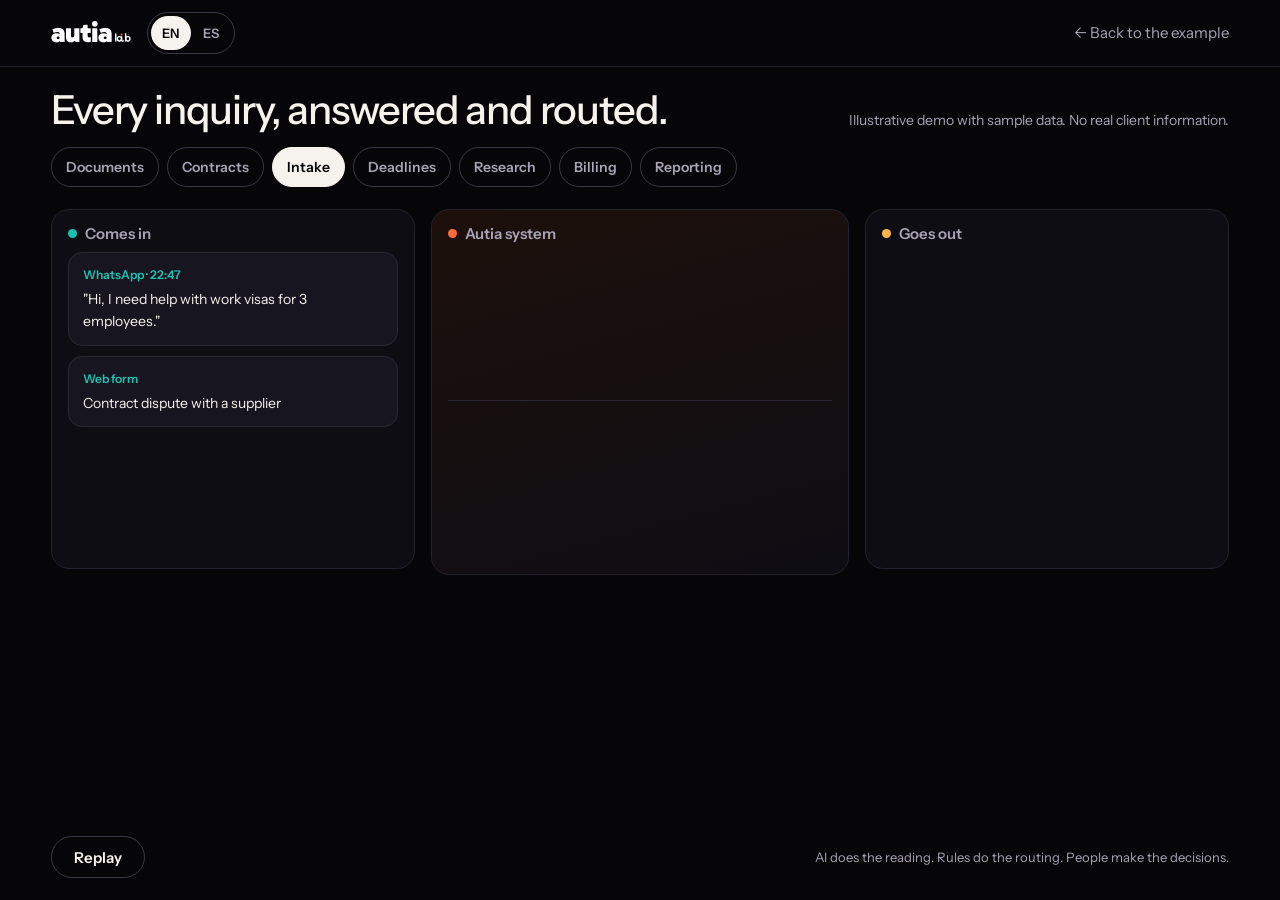
<file: demos/demo.html>
<!DOCTYPE html>
<html lang="en" data-title-en="Demo · Autia Lab" data-title-es="Demo · Autia Lab">
<head>
<meta charset="utf-8">
<meta name="viewport" content="width=device-width, initial-scale=1">
<title>Demo · Autia Lab</title>
<meta name="robots" content="noindex">
<link rel="icon" href="data:image/svg+xml,%3Csvg xmlns='http://www.w3.org/2000/svg' viewBox='0 0 100 100'%3E%3Crect width='100' height='100' rx='22' fill='%23060608'/%3E%3Ccircle cx='42' cy='60' r='20' fill='none' stroke='white' stroke-width='13'/%3E%3Cpath d='M62 42V68C62 80 70 84 80 80' fill='none' stroke='white' stroke-width='13' stroke-linecap='round'/%3E%3Ccircle cx='62' cy='20' r='9' fill='%23FF6B35'/%3E%3C/svg%3E">
<link rel="preconnect" href="https://fonts.googleapis.com"><link rel="preconnect" href="https://fonts.gstatic.com" crossorigin>
<link href="https://fonts.googleapis.com/css2?family=Gabarito:wght@900&family=Instrument+Sans:wght@400;500;600;700&family=Instrument+Serif:ital@0;1&display=swap" rel="stylesheet">
<link rel="stylesheet" href="../assets/site.css?v=4">
<style>
body{min-height:100svh;display:flex;flex-direction:column}
.dbar{display:flex;align-items:center;gap:16px;flex-wrap:wrap;padding:12px max(4vw,16px);border-bottom:1px solid var(--line)}
.dbar .back{margin-left:auto;color:var(--mute);text-decoration:none;font-size:15px}
.dbar .back:hover{color:var(--ink)}
.dhead{padding:22px max(4vw,16px) 8px;display:flex;flex-wrap:wrap;gap:12px 24px;align-items:end;justify-content:space-between}
.dhead h1{font-size:clamp(26px,3.4vw,40px);font-weight:500}
.dhead p{color:var(--mute);font-size:14px}
.scen{display:flex;gap:8px;overflow-x:auto;padding:8px max(4vw,16px) 14px}
.scen button{flex:none;min-height:40px;padding:0 14px;border-radius:999px;border:1px solid #3a3744;background:none;color:var(--mute);font:600 14px 'Instrument Sans',sans-serif;cursor:pointer}
.scen button[aria-pressed=true]{background:var(--ink);color:#060608;border-color:var(--ink)}
.board{flex:1;display:grid;grid-template-columns:minmax(0,1fr) minmax(0,1.15fr) minmax(0,1fr);gap:16px;padding:8px max(4vw,16px) 16px;align-items:start}
.col{border:1px solid var(--line);border-radius:18px;background:var(--panel);padding:16px;min-height:360px;display:flex;flex-direction:column;gap:10px}
.col h2{font-size:15px;font-weight:600;color:var(--mute);letter-spacing:0;display:flex;align-items:center;gap:8px}
.col h2 i{width:9px;height:9px;border-radius:50%;background:var(--org);display:inline-block}
.sys{background:linear-gradient(165deg,#1d100b,#0e0d14)}
.item,.out,.stepl{opacity:0;transform:translateY(8px);transition:opacity .4s,transform .4s}
.show{opacity:1;transform:none}
.item{padding:12px 14px;border-radius:14px;background:#17151f;border:1px solid #2b2833;font-size:14px}
.item small{display:block;color:var(--teal);font-weight:600;font-size:12px;margin-bottom:4px}
.stepl{display:flex;gap:10px;align-items:flex-start;font-size:15px}
.stepl b{flex:none;width:22px;height:22px;border-radius:50%;border:2px solid #3a3744;display:grid;place-items:center;font-size:12px;margin-top:1px}
.stepl.done b{border-color:var(--org);background:var(--org);color:#060608}
.stepl.done b::after{content:"✓"}
.fields{margin-top:6px;border-top:1px solid #2b2833}
.fields div{display:flex;justify-content:space-between;gap:12px;padding:8px 0;border-bottom:1px solid #2b2833;font-size:14px;opacity:0;transition:opacity .4s}
.fields div.show{opacity:1}
.fields span{color:var(--mute)}
.out{padding:12px 14px;border-radius:14px;background:#10201d;border:1px solid #1d5a50;font-size:14px}
.out.flag{background:#24150f;border-color:#6a3218}
.review{margin:0 max(4vw,16px) 18px;padding:16px 18px;border-radius:16px;border:1px dashed #6a3218;background:#170f0c;display:flex;flex-wrap:wrap;gap:12px;align-items:center;justify-content:space-between;opacity:0;transition:opacity .4s}
.review.show{opacity:1}
.review p{font-size:15px;max-width:70ch}
.review .btns{display:flex;gap:8px}
.done-msg{color:var(--teal);font-weight:600}
.foot2{display:flex;flex-wrap:wrap;gap:12px;align-items:center;justify-content:space-between;padding:0 max(4vw,16px) 22px;color:var(--mute);font-size:13px}
@media(max-width:900px){.board{grid-template-columns:minmax(0,1fr)}.col{min-height:0}}
</style>
</head>
<body>
<div class="dbar">
  <a class="logo" href="/" style="font-size:28px" aria-label="Autia Lab home">autia<svg viewBox="0 6 148 84" fill="none" stroke-width="13" stroke-linecap="round" aria-hidden="true"><path d="M7 14V80" stroke="currentColor"/><circle cx="41" cy="60" r="20" stroke="currentColor"/><path d="M61 42V68C61 80 69 84 79 80" stroke="currentColor"/><circle cx="61" cy="20" r="9" fill="#FF6B35" stroke="none"/><path d="M99 14V80" stroke="currentColor"/><circle cx="119" cy="60" r="20" stroke="currentColor"/></svg></a>
  <div class="lang" role="group" aria-label="Language"><button type="button" data-set="en" aria-pressed="true">EN</button><button type="button" data-set="es" aria-pressed="false">ES</button></div>
  <a class="back" id="back" href="/work"><span data-l="en">← Back to the example</span><span data-l="es">← Volver al ejemplo</span></a>
</div>
<div class="dhead"><h1 id="dTitle"></h1><p><span data-l="en">Illustrative demo with sample data. No real client information.</span><span data-l="es">Demo ilustrativa con datos de ejemplo. Sin información real de clientes.</span></p></div>
<div class="scen" id="scen" role="group" aria-label="Demos"></div>
<main class="board">
  <section class="col"><h2><i style="background:var(--teal)"></i><span data-l="en">Comes in</span><span data-l="es">Entra</span></h2><div id="cIn" style="display:flex;flex-direction:column;gap:10px"></div></section>
  <section class="col sys"><h2><i></i><span data-l="en">Autia system</span><span data-l="es">Sistema Autia</span></h2><div id="cSys" style="display:flex;flex-direction:column;gap:12px"></div><div class="fields" id="cF"></div></section>
  <section class="col"><h2><i style="background:var(--amb)"></i><span data-l="en">Goes out</span><span data-l="es">Sale</span></h2><div id="cOut" style="display:flex;flex-direction:column;gap:10px"></div></section>
</main>
<div class="review" id="rev" aria-live="polite"><p id="revT"></p><div class="btns" id="revB"></div></div>
<div class="foot2"><button class="btn ghost" type="button" id="replay" style="min-height:42px"><span data-l="en">Replay</span><span data-l="es">Repetir</span></button><span data-l="en">AI does the reading. Rules do the routing. People make the decisions.</span><span data-l="es">La IA lee. Las reglas asignan. Las personas deciden.</span></div>
<script src="../assets/site.js?v=4"></script>
<script>
{
const D={
documents:{n:['Documents','Documentos'],t:['Every document, filed itself.','Cada documento, archivado solo.'],
 in:[['Email · client','Correo · cliente','Signed engagement letter (PDF)','Carta de encargo firmada (PDF)'],['WhatsApp · client','WhatsApp · cliente','Photo of ID card','Foto del documento de identidad'],['Web form','Formulario web','annex_B.docx, no reference','anexo_B.docx, sin referencia']],
 st:[['Reading 3 new documents','Leyendo 3 documentos nuevos'],['Identifying type and client','Identificando tipo y cliente'],['Matching each to its matter','Asociando cada uno a su caso'],['Applying naming rules and filing','Aplicando reglas de nombre y archivando']],
 f:[['Type','Tipo','Engagement letter','Carta de encargo'],['Client','Cliente','Rivera Logistics S.A.S.','Rivera Logistics S.A.S.'],['Matter','Caso','2026-118 · Corporate','2026-118 · Corporativo'],['New name','Nombre nuevo','2026-118_Engagement_Signed.pdf','2026-118_Encargo_Firmado.pdf']],
 out:[['Filed in matter 2026-118','Archivado en el caso 2026-118'],['ID saved to client folder','Documento guardado en la carpeta del cliente'],['Case record updated','Expediente actualizado']],
 rv:['annex_B.docx has no client or matter reference. File it in 2026-118?','anexo_B.docx no tiene referencia de cliente ni caso. ¿Archivar en 2026-118?']},
contracts:{n:['Contracts','Contratos'],t:['Your playbook, applied to every page.','Tu playbook, aplicado a cada página.'],
 in:[['Upload · lawyer','Carga · abogado','Supply agreement, 24 pages','Contrato de suministro, 24 páginas'],['Playbook','Playbook','Firm standards v3','Estándares de la firma v3']],
 st:[['Extracting text and clauses','Extrayendo texto y cláusulas'],['Comparing against the playbook','Comparando con el playbook'],['Ranking findings by priority','Ordenando hallazgos por prioridad'],['Writing the risk report','Redactando el informe de riesgos']],
 f:[['Limitation of liability','Limitación de responsabilidad','High · p. 11','Alta · p. 11'],['Data protection clause','Cláusula de protección de datos','Missing','Falta'],['Auto-renewal','Renovación automática','Medium · p. 17','Media · p. 17'],['Governing law','Ley aplicable','Matches standard','Cumple el estándar']],
 out:[['Risk report with clause text and page','Informe de riesgos con texto y página'],['Suggested comments for the counterparty','Comentarios sugeridos para la contraparte']],
 rv:['3 findings need a lawyer\'s judgement before comments go out.','3 hallazgos necesitan el criterio de un abogado antes de enviar comentarios.']},
intake:{n:['Intake','Clientes'],t:['Every inquiry, answered and routed.','Cada consulta, respondida y asignada.'],
 in:[['WhatsApp · 22:47','WhatsApp · 22:47','"Hi, I need help with work visas for 3 employees."','"Hola, necesito ayuda con visas de trabajo para 3 empleados."'],['Web form','Formulario web','Contract dispute with a supplier','Disputa contractual con un proveedor']],
 st:[['Reading and classifying the inquiry','Leyendo y clasificando la consulta'],['Replying in seconds with a short questionnaire','Respondiendo en segundos con un cuestionario corto'],['Creating the lead in the CRM','Creando el lead en el CRM'],['Routing to the right practice area','Asignando al área correcta']],
 f:[['Service','Servicio','Immigration · Corporate visas','Migratorio · Visas corporativas'],['Urgency','Urgencia','Start date in 6 weeks','Inicio en 6 semanas'],['Missing','Falta','Passport copies, job offers','Copias de pasaportes, ofertas de empleo'],['Assigned to','Asignado a','Immigration team','Equipo de migración']],
 out:[['Acknowledgment sent on WhatsApp','Confirmación enviada por WhatsApp'],['Lead created with a summary','Lead creado con resumen'],['Follow-up reminder set for tomorrow','Recordatorio de seguimiento para mañana']],
 rv:['Run the conflict check before accepting the client?','¿Hacer el control de conflictos antes de aceptar al cliente?']},
deadlines:{n:['Deadlines','Plazos'],t:['Dates found. Owners reminded.','Fechas detectadas. Responsables avisados.'],
 in:[['Email · court','Correo · juzgado','Notice: reply due within 10 business days','Auto: responder dentro de 10 días hábiles'],['Email · client','Correo · cliente','"Can we meet on 14 January?"','"¿Podemos reunirnos el 14 de enero?"']],
 st:[['Finding dates and required actions','Encontrando fechas y acciones'],['Telling deadlines from appointments','Distinguiendo plazos de citas'],['Proposing tasks and owners','Proponiendo tareas y responsables'],['Scheduling reminders and escalation','Programando recordatorios y escalamiento']],
 f:[['Deadline','Plazo','Reply to claim · 9 Dec','Contestar demanda · 9 dic'],['Matter','Caso','2026-091 · Litigation','2026-091 · Litigio'],['Owner','Responsable','L. Ruiz','L. Ruiz'],['Reminders','Recordatorios','5, 2 and 1 days before','5, 2 y 1 día antes']],
 out:[['Task created and assigned','Tarea creada y asignada'],['Meeting proposed for 14 Jan','Reunión propuesta para el 14 ene'],['Escalation if not done 2 days before','Escalamiento si no se cierra 2 días antes']],
 rv:['Confirm "Reply to claim · 9 Dec" before it enters the official calendar.','Confirma "Contestar demanda · 9 dic" antes de que entre al calendario oficial.']},
research:{n:['Research','Investigación'],t:['New rules, already summarised.','Normas nuevas, ya resumidas.'],
 in:[['Official source','Fuente oficial','New guidance on employee monitoring','Nueva guía sobre monitoreo de empleados'],['Newsletter','Boletín','3 court decisions this week','3 decisiones judiciales esta semana']],
 st:[['Collecting and removing duplicates','Recolectando y quitando duplicados'],['Classifying by subject and jurisdiction','Clasificando por tema y jurisdicción'],['Summarising what changed','Resumiendo qué cambió'],['Matching to affected clients','Cruzando con los clientes afectados']],
 f:[['Topic','Tema','Privacy · Employment','Privacidad · Laboral'],['Jurisdiction','Jurisdicción','EU · Ireland','UE · Irlanda'],['Relevance','Relevancia','High','Alta'],['Affects','Afecta','6 clients, 2 open matters','6 clientes, 2 casos abiertos']],
 out:[['Summary posted to the team chat','Resumen enviado al chat del equipo'],['Added to the knowledge base with source link','Agregado a la base de conocimiento con enlace a la fuente']],
 rv:['Review the summary against the source before sharing it with clients.','Revisa el resumen contra la fuente antes de compartirlo con clientes.']},
billing:{n:['Billing','Facturación'],t:['Receipts in. Books reconciled.','Entran recibos. Cuentas conciliadas.'],
 in:[['WhatsApp · lawyer','WhatsApp · abogado','Photo: taxi receipt $38.20','Foto: recibo de taxi $38,20'],['Email · supplier','Correo · proveedor','Invoice: court filing fees','Factura: tasas judiciales'],['Bank feed','Banco','Payment received $1,250','Pago recibido $1.250']],
 st:[['Reading receipts and invoices','Leyendo recibos y facturas'],['Categorising and checking duplicates','Clasificando y revisando duplicados'],['Matching to payments and matters','Cruzando con pagos y casos'],['Preparing the monthly report','Preparando el reporte mensual']],
 f:[['Taxi $38.20','Taxi $38,20','Travel · Matter 2026-091','Viajes · Caso 2026-091'],['Court fees','Tasas judiciales','Matched to bank · 2026-091','Conciliado con banco · 2026-091'],['$1,250 payment','Pago de $1.250','No matching invoice','Sin factura asociada']],
 out:[['2 expenses recorded and reconciled','2 gastos registrados y conciliados'],['Monthly report updated','Reporte mensual actualizado']],
 rv:['$1,250 payment has no invoice. Link it to a client?','El pago de $1.250 no tiene factura. ¿Asociarlo a un cliente?']},
reporting:{n:['Reporting','Reportes'],t:['The update, written before they ask.','La actualización, lista antes de que pregunten.'],
 in:[['Matter 2026-118','Caso 2026-118','8 emails, 5 tasks, 2 documents this month','8 correos, 5 tareas, 2 documentos este mes'],['Schedule','Agenda','Monthly client update due Friday','Actualización mensual para el viernes']],
 st:[['Gathering approved matter information','Reuniendo la información aprobada del caso'],['Checking completed and pending tasks','Revisando tareas cerradas y pendientes'],['Drafting a client-friendly update','Redactando una actualización clara'],['Notifying the responsible lawyer','Avisando al abogado responsable']],
 f:[['Status','Estado','On track','En curso'],['Done','Hecho','Filing submitted, meeting held','Radicación presentada, reunión realizada'],['Pending','Pendiente','Signed power of attorney','Poder firmado'],['Next date','Próxima fecha','Hearing · 3 Feb','Audiencia · 3 feb']],
 out:[['Draft ready for review','Borrador listo para revisión']],
 rv:['Approve the update before it goes to the client?','¿Aprobar la actualización antes de enviarla al cliente?']}
};
const ids=Object.keys(D),$=s=>document.querySelector(s),esc=t=>String(t).replace(/[&<>"']/g,c=>({'&':'&amp;','<':'&lt;','>':'&gt;','"':'&quot;',"'":'&#39;'}[c]));
const RM=matchMedia('(prefers-reduced-motion: reduce)').matches;
let cur=ids.includes(location.hash.slice(1))?location.hash.slice(1):'intake',timers=[];
const L=()=>document.documentElement.lang==='es'?1:0;
const later=(ms,f)=>timers.push(setTimeout(f,RM?0:ms));
const render=()=>{timers.forEach(clearTimeout);timers=[];const d=D[cur],l=L();
 $('#dTitle').textContent=d.t[l];$('#back').href='../work.html#'+cur;
 $('#scen').innerHTML=ids.map(i=>`<button type="button" data-id="${i}" aria-pressed="${i===cur}">${esc(D[i].n[l])}</button>`).join('');
 $('#cIn').innerHTML=d.in.map(x=>`<div class="item"><small>${esc(x[l])}</small>${esc(x[2+l])}</div>`).join('');
 $('#cSys').innerHTML=d.st.map((x,i)=>`<div class="stepl"><b>${RM?'':i+1}</b><span>${esc(x[l])}</span></div>`).join('');
 $('#cF').innerHTML=d.f.map(x=>`<div><span>${esc(x[l])}</span><b>${esc(x[2+l])}</b></div>`).join('');
 $('#cOut').innerHTML=d.out.map(x=>`<div class="out">✓ ${esc(x[l])}</div>`).join('');
 const rev=$('#rev');rev.classList.remove('show');$('#revT').textContent=(l?'Revisión humana: ':'Human review: ')+d.rv[l];
 $('#revB').innerHTML=`<button class="btn pri" type="button" id="ap" style="min-height:42px">${l?'Aprobar':'Approve'}</button><button class="btn ghost" type="button" id="ed" style="min-height:42px">${l?'Editar':'Edit'}</button>`;
 const fin=t=>{$('#revB').innerHTML=`<span class="done-msg">${esc(t)}</span>`};
 $('#ap').onclick=()=>fin(l?'Aprobado. El sistema continúa.':'Approved. The system carries on.');
 $('#ed').onclick=()=>fin(l?'Enviado a la persona responsable para editar.':'Sent to the responsible person to edit.');
 let t=200;
 document.querySelectorAll('#cIn .item').forEach(e=>{later(t,()=>e.classList.add('show'));t+=500});
 document.querySelectorAll('#cSys .stepl').forEach(e=>{later(t,()=>e.classList.add('show'));t+=450;later(t,()=>{e.classList.add('done');e.querySelector('b').textContent=''});t+=250});
 document.querySelectorAll('#cF div').forEach(e=>{later(t,()=>e.classList.add('show'));t+=300});
 document.querySelectorAll('#cOut .out').forEach(e=>{later(t,()=>e.classList.add('show'));t+=450});
 later(t+200,()=>rev.classList.add('show'));
 if(RM)document.querySelectorAll('.stepl').forEach(e=>e.classList.add('done'));
};
$('#scen').addEventListener('click',e=>{const b=e.target.closest('button[data-id]');if(b){cur=b.dataset.id;history.replaceState(null,'','#'+cur);render()}});
$('#replay').addEventListener('click',render);
addEventListener('hashchange',()=>{const h=location.hash.slice(1);if(D[h]){cur=h;render()}});
window.onAutiaLang(render);render();
}
</script>
</body>
</html>
</file>
<file: assets/site.css>
/* VOICE occasion: a studio site that sells one promise, calm and exact
   IDEA the bottleneck: work piles up at a narrow neck, the Autia system clears it
   PICTURE live flow of tasks through a neck (home), halftone portrait (about), live demos (work)
   COLOUR ink black #060608 ground, solar orange #FF6B35 lead, amber, teal, cream
   TYPE Instrument Sans + Instrument Serif italic for key words; Gabarito only in the logo
   LAYOUT wide editorial bands; phone stacks title, picture, controls */
:root{color-scheme:dark;--bg:#060608;--ink:#F6F3EE;--mute:#A9A4B5;--line:#24222c;--panel:#0e0d14;--org:#FF6B35;--amb:#FFB547;--teal:#19C2B0;--coral:#FF3D6E;--night:#0B1024;--cream:#F6F3EE}
*{box-sizing:border-box;min-width:0}
html{scroll-behavior:smooth;scroll-padding-top:76px}
body{margin:0;background:var(--bg);color:var(--ink);font:16px/1.6 'Instrument Sans',Inter,system-ui,sans-serif;overflow-x:clip}
html[lang=es] [data-l=en],html[lang=en] [data-l=es]{display:none!important}
h1,h2,h3{font-family:'Instrument Sans',Inter,sans-serif;letter-spacing:-.03em;line-height:1.05;margin:0;text-wrap:balance}
h2{font-size:clamp(34px,4.4vw,54px);font-weight:500}
h3{font-size:21px;font-weight:600}
h1 em,h2 em,.big em,.serif{font-family:'Instrument Serif',Georgia,serif;font-style:italic;font-weight:400;letter-spacing:-.01em}
p{margin:0}
a{color:inherit}
img{max-width:100%;display:block}
.band{padding:clamp(56px,7vw,110px) max(5vw,16px)}
.wrap{max-width:1240px;margin:0 auto}
.lead{color:var(--mute);font-size:17px;max-width:62ch}
.head{display:grid;grid-template-columns:minmax(0,1.1fr) minmax(0,1fr);gap:24px 48px;align-items:end;margin-bottom:44px}
.btn{display:inline-flex;align-items:center;gap:10px;min-height:48px;padding:0 22px;border-radius:999px;font:600 15px 'Instrument Sans',Inter,sans-serif;text-decoration:none;border:1px solid transparent;cursor:pointer;transition:transform .2s,background .2s}
.btn:hover{transform:translateY(-1px)}
:focus-visible{outline:2px solid var(--amb);outline-offset:3px}
.pri{background:var(--org);color:#060608}
.pri:hover{background:#ff8455}
.ghost{border-color:#3a3744;color:var(--ink);background:transparent}
.ghost:hover{border-color:var(--ink)}
.link{color:var(--ink);font-weight:600;text-decoration:underline;text-decoration-color:var(--org);text-underline-offset:5px;text-decoration-thickness:2px}
/* logo (proportions from the brand file) */
.logo{display:inline-block;text-decoration:none;font:900 34px/1 Gabarito,sans-serif;letter-spacing:-.04em;color:#fff;white-space:nowrap}
.logo svg{width:.569em;height:.323em;vertical-align:-.0135em;margin-left:.11em;overflow:visible}
/* nav */
nav.top{position:sticky;top:0;z-index:20;background:color-mix(in srgb,var(--bg) 82%,transparent);backdrop-filter:blur(12px);border-bottom:1px solid var(--line)}
.nav{max-width:1240px;margin:0 auto;display:flex;align-items:center;gap:24px;padding:12px max(5vw,16px)}
.links{display:flex;gap:24px;margin-left:auto}
.links a{text-decoration:none;color:var(--mute);font-size:15px}
.links a:hover,.links a[aria-current=page]{color:var(--ink)}
.lang{display:inline-flex;border:1px solid #3a3744;border-radius:999px;padding:3px}
.lang button{min-height:34px;min-width:40px;border:0;border-radius:999px;background:none;color:var(--mute);font:600 13px 'Instrument Sans',sans-serif;cursor:pointer}
.lang button[aria-pressed=true]{background:var(--ink);color:#060608}
.nav .btn{min-height:42px;padding:0 18px}
.menu{display:none;background:none;border:1px solid #3a3744;color:var(--ink);border-radius:999px;min-height:44px;padding:0 16px;font:600 14px 'Instrument Sans',sans-serif}
/* intro */
#intro{position:fixed;inset:0;z-index:100;background:var(--bg);display:grid;place-items:center;transition:opacity .45s,visibility .45s}
#intro.done{opacity:0;visibility:hidden}
#intro .iso{width:min(160px,34vw);height:auto;overflow:visible}
#intro .node{animation:drop 1.25s cubic-bezier(.3,0,.5,1) both;transform-box:fill-box;transform-origin:50% 100%}
#intro .word{margin-top:22px;opacity:0;animation:fade .5s .95s forwards;text-align:center}
@keyframes drop{0%{transform:translateY(-260%)}34%{transform:translateY(72%) scale(1.25,.75)}46%{transform:translateY(-95%) scale(.95,1.05)}60%{transform:translateY(72%) scale(1.15,.85)}70%{transform:translateY(-28%)}80%{transform:translateY(72%) scale(1.06,.94)}100%{transform:translateY(0) scale(1)}}
@keyframes fade{to{opacity:1}}
/* language chooser */
#chooser{position:fixed;inset:0;z-index:90;display:none;place-items:center;background:rgba(6,6,8,.72);backdrop-filter:blur(6px);padding:16px}
#chooser.show{display:grid}
.choose{width:min(440px,100%);background:var(--cream);color:#060608;border-radius:24px;padding:30px 26px 26px;text-align:center}
.choose h2{font-size:30px}
.choose p{color:#4a4655;margin:6px 0 20px}
.choose button{display:block;width:100%;min-height:56px;margin-top:10px;border-radius:999px;border:0;background:#060608;color:var(--cream);font:600 18px 'Instrument Sans',sans-serif;cursor:pointer}
.choose button:hover{background:var(--org);color:#060608}
/* hero */
.hero{position:relative;overflow:hidden;padding-top:clamp(44px,6vw,84px);padding-bottom:0}
.glow{position:absolute;inset:-10% -10% auto;height:120%;pointer-events:none;background:radial-gradient(42% 38% at 72% 42%,rgba(255,107,53,.55),transparent 70%),radial-gradient(30% 30% at 58% 60%,rgba(255,61,110,.28),transparent 70%),radial-gradient(34% 30% at 86% 24%,rgba(255,181,71,.32),transparent 70%),radial-gradient(40% 40% at 20% 90%,rgba(11,16,36,.9),transparent 70%);filter:blur(10px)}
.grain{position:absolute;inset:0;pointer-events:none;opacity:.22;mix-blend-mode:overlay;background-image:url("data:image/svg+xml,%3Csvg xmlns='http://www.w3.org/2000/svg' width='160' height='160'%3E%3Cfilter id='n'%3E%3CfeTurbulence type='fractalNoise' baseFrequency='.9' numOctaves='2' stitchTiles='stitch'/%3E%3C/filter%3E%3Crect width='100%25' height='100%25' filter='url(%23n)'/%3E%3C/svg%3E")}
.hero .wrap{position:relative}
.hgrid{display:grid;grid-template-columns:minmax(0,1.2fr) minmax(0,.8fr);gap:28px 56px;align-items:end}
.hero h1{font-size:clamp(42px,6vw,80px);font-weight:500;letter-spacing:-.035em;line-height:1.02}
.hero h1 em.o{color:var(--org)}
.hero .lead{color:#d8d3df;margin-bottom:26px}
.ctas{display:flex;flex-wrap:wrap;gap:12px}
.stage{position:relative;margin-top:clamp(28px,4vw,48px);border:1px solid #2b2833;border-radius:22px;background:rgba(6,6,8,.55);overflow:hidden}
.fig{position:relative;height:clamp(250px,30vw,360px)}
.fig canvas{position:absolute;inset:0;width:100%;height:100%}
.bar{display:flex;flex-wrap:wrap;align-items:center;justify-content:space-between;gap:12px;padding:14px 18px;border-top:1px solid #2b2833}
.bar p{color:var(--mute);font-size:14px}
.bar b{color:var(--ink);font-weight:600}
.toggle{display:inline-flex;padding:4px;border-radius:999px;background:#15131b;border:1px solid #2b2833}
.toggle button{min-height:38px;padding:0 16px;border-radius:999px;border:0;background:none;color:var(--mute);font:600 14px 'Instrument Sans',sans-serif;cursor:pointer}
.toggle button[aria-pressed=true]{background:var(--ink);color:#060608}
.stats{display:grid;grid-template-columns:repeat(3,minmax(0,1fr));border-top:1px solid var(--line);margin-top:clamp(36px,5vw,64px)}
.stat{padding:28px 22px 32px 0;display:flex;flex-direction:column;gap:12px}
.stat+.stat{padding-left:28px;border-left:1px solid var(--line)}
.num{font:500 clamp(48px,5.4vw,76px)/1 'Instrument Sans',sans-serif;letter-spacing:-.04em;color:var(--org);white-space:nowrap}
.stat p{color:var(--mute);font-size:16px;max-width:26ch}
.stat b{color:var(--ink);font-weight:600}
/* example cards (home teaser) */
.feat{display:grid;grid-template-columns:repeat(3,minmax(0,1fr));gap:16px}
.fc{display:flex;flex-direction:column;gap:12px;padding:26px;border:1px solid var(--line);border-radius:20px;background:var(--panel);text-decoration:none;transition:border-color .2s,transform .2s}
.fc:hover{border-color:var(--org);transform:translateY(-2px)}
.fc .k{font:500 clamp(36px,3.6vw,48px)/1 'Instrument Sans',sans-serif;letter-spacing:-.03em;color:var(--amb)}
.fc .who{font-size:14px;color:var(--teal);font-weight:600}
.fc p{color:var(--mute);font-size:15px}
.fc .go{margin-top:auto;padding-top:10px;font-weight:600;font-size:15px}
.fc .go::after{content:" →";color:var(--org)}
/* testimonials */
.msgs{columns:2 340px;column-gap:28px}
.msg{break-inside:avoid;display:flex;gap:12px;align-items:flex-start;margin:0 0 18px}
.msg .av{flex:none;width:40px;height:40px;border-radius:50%;background:radial-gradient(circle at 50% 38%,#d8cfc4 0 7px,transparent 7.5px),radial-gradient(ellipse 13px 9px at 50% 92%,#d8cfc4 0 100%,transparent 100%) #3a3542}
.msg blockquote{margin:0;padding:14px 18px;border-radius:4px 18px 18px 18px;background:var(--cream);color:#1b1a20;font-size:17px;line-height:1.45;box-shadow:0 6px 20px rgba(0,0,0,.25)}
.msg:nth-child(3n+2) blockquote{background:#fff4ea}
/* services */
.svc{display:grid;grid-template-columns:minmax(0,.8fr) minmax(0,1.2fr);border:1px solid var(--line);border-radius:20px;overflow:hidden;background:var(--panel)}
.tabs{display:flex;flex-direction:column;border-right:1px solid var(--line)}
.tabs button{display:flex;justify-content:space-between;align-items:center;gap:12px;text-align:left;min-height:64px;padding:16px 22px;background:none;border:0;border-bottom:1px solid var(--line);color:var(--mute);font:600 17px 'Instrument Sans',sans-serif;cursor:pointer}
.tabs button:last-child{border-bottom:0}
.tabs button[aria-selected=true]{color:var(--ink);background:#15131b}
.tabs button[aria-selected=true]::after{content:"";width:10px;height:10px;border-radius:50%;background:var(--org);flex:none}
.pane{padding:clamp(24px,3vw,40px)}
.pane h3{font-size:clamp(24px,2.6vw,32px);margin-bottom:10px}
.pane>p{color:var(--mute);max-width:52ch}
.chips{display:flex;flex-wrap:wrap;gap:10px;margin-top:24px}
.chip{padding:9px 14px;border:1px solid #33303c;border-radius:999px;font-size:15px;color:#e6e1ea}
.mini{margin-top:30px;display:flex;align-items:center;flex-wrap:wrap;gap:8px;font-size:14px;color:var(--mute)}
.mini span{padding:6px 12px;border-radius:8px;background:#1a1822;color:var(--ink)}
.mini i{font-style:normal;color:var(--org)}
/* process */
.proc{display:grid;grid-template-columns:repeat(4,minmax(0,1fr));gap:18px;position:relative}
.proc::before{content:"";position:absolute;left:12px;right:12px;top:23px;height:2px;background:linear-gradient(90deg,var(--org),var(--amb),var(--teal))}
.st{position:relative;padding-top:64px}
.st .n{position:absolute;top:0;left:0;width:48px;height:48px;border-radius:50%;background:var(--bg);border:2px solid var(--org);display:grid;place-items:center;font:600 15px 'Instrument Sans',sans-serif}
.st h3{margin-bottom:8px;font-size:24px}
.st p{color:var(--mute);font-size:15px}
/* trust */
.trust{background:var(--night)}
.tgrid,.eco,.about2,.cgrid{display:grid;grid-template-columns:minmax(0,1fr) minmax(0,1fr);gap:clamp(28px,5vw,72px);align-items:start}
.inds{display:grid;grid-template-columns:repeat(2,minmax(0,1fr));gap:12px;margin-top:28px}
.ind{padding:20px;border-radius:16px;background:rgba(255,255,255,.04);border:1px solid rgba(255,255,255,.08)}
.ind h3{font-size:19px;margin-bottom:6px}
.ind p{color:#b9b6cc;font-size:14px}
.creds{list-style:none;margin:28px 0 0;padding:0;border-top:1px solid rgba(255,255,255,.1)}
.creds li{display:flex;justify-content:space-between;gap:16px;padding:14px 0;border-bottom:1px solid rgba(255,255,255,.1);font-size:15px}
.creds span{color:#b9b6cc;text-align:right}
/* stack */
.eco{align-items:center}
.ecofig{position:relative;height:420px}
.ecofig svg{position:absolute;inset:0;width:100%;height:100%}
svg text{paint-order:stroke;stroke:var(--bg);stroke-width:5px}
/* founder teaser + about page portrait */
.portrait{position:relative;aspect-ratio:1;border-radius:24px;overflow:hidden;background:var(--cream)}
.portrait img{position:absolute;inset:0;width:100%;height:100%;object-fit:cover;transition:opacity .9s ease}
.portrait .ht{opacity:0}
.portrait.swap .ht{opacity:1}
.portrait.swap .ph{opacity:0}
.portrait figcaption{position:absolute;left:14px;bottom:14px;padding:6px 12px;border-radius:999px;background:rgba(6,6,8,.75);color:var(--cream);font-size:13px}
.bio{display:flex;flex-direction:column;gap:18px;color:#d8d3df;font-size:17px;max-width:66ch}
.bio p:first-child{font-size:clamp(21px,2.2vw,26px);line-height:1.35;color:var(--ink)}
.role{color:var(--teal);font-weight:600;font-size:16px;margin:10px 0 26px}
.facts{display:grid;grid-template-columns:repeat(3,minmax(0,1fr));gap:12px;margin-top:20px}
.fact{padding:18px;border:1px solid var(--line);border-radius:16px}
.fact b{display:block;font-size:15px;margin-bottom:4px}
.fact span{color:var(--mute);font-size:14px}
@media(min-width:981px){.pin{position:sticky;top:96px}}
.isomark{width:clamp(90px,12vw,150px);height:auto;overflow:visible;flex:none}
.isomark .node{animation:bob 3.6s ease-in-out infinite;transform-box:fill-box;transform-origin:50% 100%}
@keyframes bob{0%,70%,100%{transform:translateY(0)}78%{transform:translateY(-55%)}86%{transform:translateY(0) scale(1.12,.88)}92%{transform:translateY(-18%)}}
@media(prefers-reduced-motion:reduce){.isomark .node{animation:none}}
/* work page */
.ex{display:grid;grid-template-columns:minmax(0,1fr) minmax(0,1.05fr);gap:clamp(24px,4vw,56px);padding:clamp(40px,5vw,64px) 0;border-top:1px solid var(--line);align-items:start}
.ex .k{font:500 clamp(56px,7vw,96px)/.95 'Instrument Sans',sans-serif;letter-spacing:-.04em;color:var(--org)}
.ex h2{font-size:clamp(26px,3vw,36px);margin:12px 0 14px}
.ex .who{color:var(--teal);font-weight:600;font-size:15px}
.ex .lead{margin-bottom:22px}
.iconrow{display:grid;grid-template-columns:repeat(4,minmax(0,1fr));gap:10px;margin:22px 0}
.ic{padding:12px;border:1px solid var(--line);border-radius:14px}
.ic small{display:block;font-size:12px;color:var(--mute);font-weight:600;margin-bottom:6px}
.ic div{font-size:14px;line-height:1.35}
details.full{border-top:1px solid var(--line);padding-top:14px}
details.full summary{cursor:pointer;font-weight:600;font-size:16px;list-style:none;min-height:44px;display:flex;align-items:center;gap:10px}
details.full summary::after{content:"+";color:var(--org);font-size:22px;line-height:1}
details.full[open] summary::after{content:"−"}
details.full summary::-webkit-details-marker{display:none}
.full h3{font-size:17px;margin:18px 0 6px;color:var(--amb)}
.full p,.full li{color:#d8d3df;font-size:16px}
.full ul{margin:0;padding-left:18px}
.full .role-ai{margin-top:18px;padding:14px 16px;border-radius:12px;background:#15110f;border:1px solid #3a2418;font-size:15px}
.demo{display:block;text-decoration:none;border-radius:22px;overflow:hidden;border:1px solid #2b2833;background:linear-gradient(160deg,#1a0f0b,#0a0a0f);position:relative}
.demo .cv{display:grid;grid-template-columns:minmax(0,.9fr) minmax(0,1.1fr);min-height:330px}
.demo .side{background:#3a1d10;padding:24px;display:flex;flex-direction:column;gap:14px}
.demo .side b{font:500 clamp(22px,2.2vw,28px)/1.1 'Instrument Sans',sans-serif;letter-spacing:-.02em}
.demo .side b em{color:var(--amb)}
.demo .tag{align-self:flex-start;padding:10px 14px;border-radius:12px;background:var(--org);color:#060608;font-weight:600;font-size:14px}
.demo .shot{padding:18px;display:flex;align-items:center}
.demo .play{position:absolute;right:18px;bottom:18px;width:64px;height:64px;border-radius:50%;background:var(--cream);display:grid;place-items:center;box-shadow:0 0 0 6px rgba(246,243,238,.15);transition:transform .2s}
.demo:hover .play{transform:scale(1.08)}
.demo .play::before{content:"";border-left:18px solid #060608;border-top:11px solid transparent;border-bottom:11px solid transparent;margin-left:5px}
.demo-note{color:var(--mute);font-size:13px;margin-top:10px}
.ui{width:100%;border-radius:12px;background:#f6f3ee;color:#1b1a20;padding:12px;font-size:12px;line-height:1.35;box-shadow:0 10px 30px rgba(0,0,0,.4)}
.ui .r{display:flex;justify-content:space-between;gap:8px;padding:7px 8px;border-radius:8px;background:#fff;margin-top:6px}
.ui .r b{font-weight:600}
.ui .ok{color:#0f7a6e;font-weight:600}
.ui .warn{color:#c2410c;font-weight:600}
.ui .bub{max-width:80%;padding:7px 10px;border-radius:12px;margin-top:6px;background:#fff}
.ui .me{margin-left:auto;background:#dcf8c6}
/* contact */
.contact{position:relative;overflow:hidden}
.contact .glow{inset:auto -20% -40% 30%;height:110%}
.cgrid{position:relative}
form{display:grid;gap:14px;padding:clamp(22px,3vw,34px);border-radius:20px;background:rgba(14,13,20,.88);border:1px solid #2b2833}
.row{display:grid;grid-template-columns:minmax(0,1fr) minmax(0,1fr);gap:14px}
label{display:grid;gap:6px;font-size:14px;color:var(--mute)}
input,select,textarea{font:16px 'Instrument Sans',Inter,sans-serif;color:var(--ink);background:#0a090e;border:1px solid #3a3744;border-radius:12px;padding:12px 14px;min-height:48px;width:100%}
textarea{min-height:110px;resize:vertical}
.ok{display:none;padding:16px;border-radius:12px;background:#14231f;border:1px solid #1d5a50;font-size:15px}
.ok.show{display:block}
.ok a{color:var(--teal)}
.direct{margin-top:26px;display:flex;flex-direction:column;gap:6px;color:var(--mute);font-size:15px}
.direct a{color:var(--ink);font-weight:600}
footer{border-top:1px solid var(--line);padding:28px max(5vw,16px)}
.foot{max-width:1240px;margin:0 auto;display:flex;flex-wrap:wrap;gap:16px;align-items:center;justify-content:space-between;color:var(--mute);font-size:14px}
.foot nav{display:flex;gap:18px;flex-wrap:wrap}
.foot a{text-decoration:none}
@media(max-width:980px){.links,.nav>.btn{display:none}.menu{display:inline-flex;align-items:center;margin-left:auto}.links.open{display:flex;position:absolute;top:100%;left:0;right:0;flex-direction:column;gap:0;background:var(--bg);border-bottom:1px solid var(--line);padding:8px max(5vw,16px)}.links.open a{padding:12px 0;font-size:17px}.hgrid,.head,.tgrid,.eco,.about2,.cgrid,.ex{grid-template-columns:minmax(0,1fr)}.feat{grid-template-columns:minmax(0,1fr)}.proc{grid-template-columns:repeat(2,minmax(0,1fr));row-gap:36px}.proc::before{display:none}}
@media(max-width:640px){.svc,.row,.inds,.facts,.stats{grid-template-columns:minmax(0,1fr)}.stat+.stat{padding-left:0;border-left:0;border-top:1px solid var(--line)}.tabs{flex-direction:row;overflow-x:auto;border-right:0;border-bottom:1px solid var(--line)}.tabs button{flex:none;border-bottom:0;border-right:1px solid var(--line);min-height:56px;font-size:15px}.tabs button[aria-selected=true]::after{display:none}.proc{grid-template-columns:minmax(0,1fr)}.ecofig{height:340px}.bar{flex-direction:column;align-items:flex-start}.iconrow{grid-template-columns:repeat(2,minmax(0,1fr))}.demo .cv{grid-template-columns:minmax(0,1fr)}.demo .play{top:18px;bottom:auto;width:54px;height:54px}.logo{font-size:28px}}
@media(prefers-reduced-motion:reduce){html{scroll-behavior:auto}.btn,.portrait img{transition:none}#intro .node,#intro .word{animation:none;opacity:1}}

/* team, initials, Otto mascot, consent (v5) */
.team{display:grid;grid-template-columns:repeat(2,minmax(0,1fr));gap:clamp(24px,4vw,56px);margin-top:36px}
.mate h3{font-size:24px;margin-top:22px}
.mate .role{margin:6px 0 12px}
.mate p:not(.role){color:#d8d3df;margin-bottom:14px;max-width:52ch}
.mate .portrait{max-width:420px}
.portrait.initials{display:flex;align-items:center;justify-content:center;background:radial-gradient(60% 70% at 70% 105%,rgba(255,107,53,.9) 0%,rgba(255,107,53,0) 70%),radial-gradient(40% 50% at 30% 0%,rgba(255,181,71,.45) 0%,rgba(255,181,71,0) 70%),var(--night)}
.portrait.initials span{font-family:Gabarito,sans-serif;font-weight:900;font-size:clamp(64px,9vw,120px);color:var(--cream);letter-spacing:-.03em}
.ottobar{display:flex;align-items:center;gap:20px;margin:8px 0 32px;padding:14px 22px 14px 10px;border:1px solid var(--line);border-radius:20px;background:var(--panel)}
.ottobar p{color:#d8d3df;font-size:16px;max-width:70ch}
.otto{width:120px;height:120px;flex:none;object-fit:contain}
.otto-wave{width:170px;height:170px;margin-top:28px}
.consent{font-size:13px;color:var(--mute)}
.consent a,.legal a{color:var(--amb)}
.legal{max-width:78ch}
.legal h2{font-size:clamp(22px,2.4vw,28px);margin:40px 0 12px}
.legal p,.legal li{color:#d8d3df;font-size:16px;line-height:1.6;margin-bottom:10px}
.legal ul{padding-left:20px}
.legal table{border-collapse:collapse;width:100%;margin:10px 0 18px;font-size:15px}
.legal th,.legal td{border:1px solid var(--line);padding:10px;text-align:left;vertical-align:top;color:#d8d3df}
@media(max-width:980px){.team{grid-template-columns:minmax(0,1fr)}.ottobar{flex-direction:column;text-align:center;padding:18px}}
</file>
